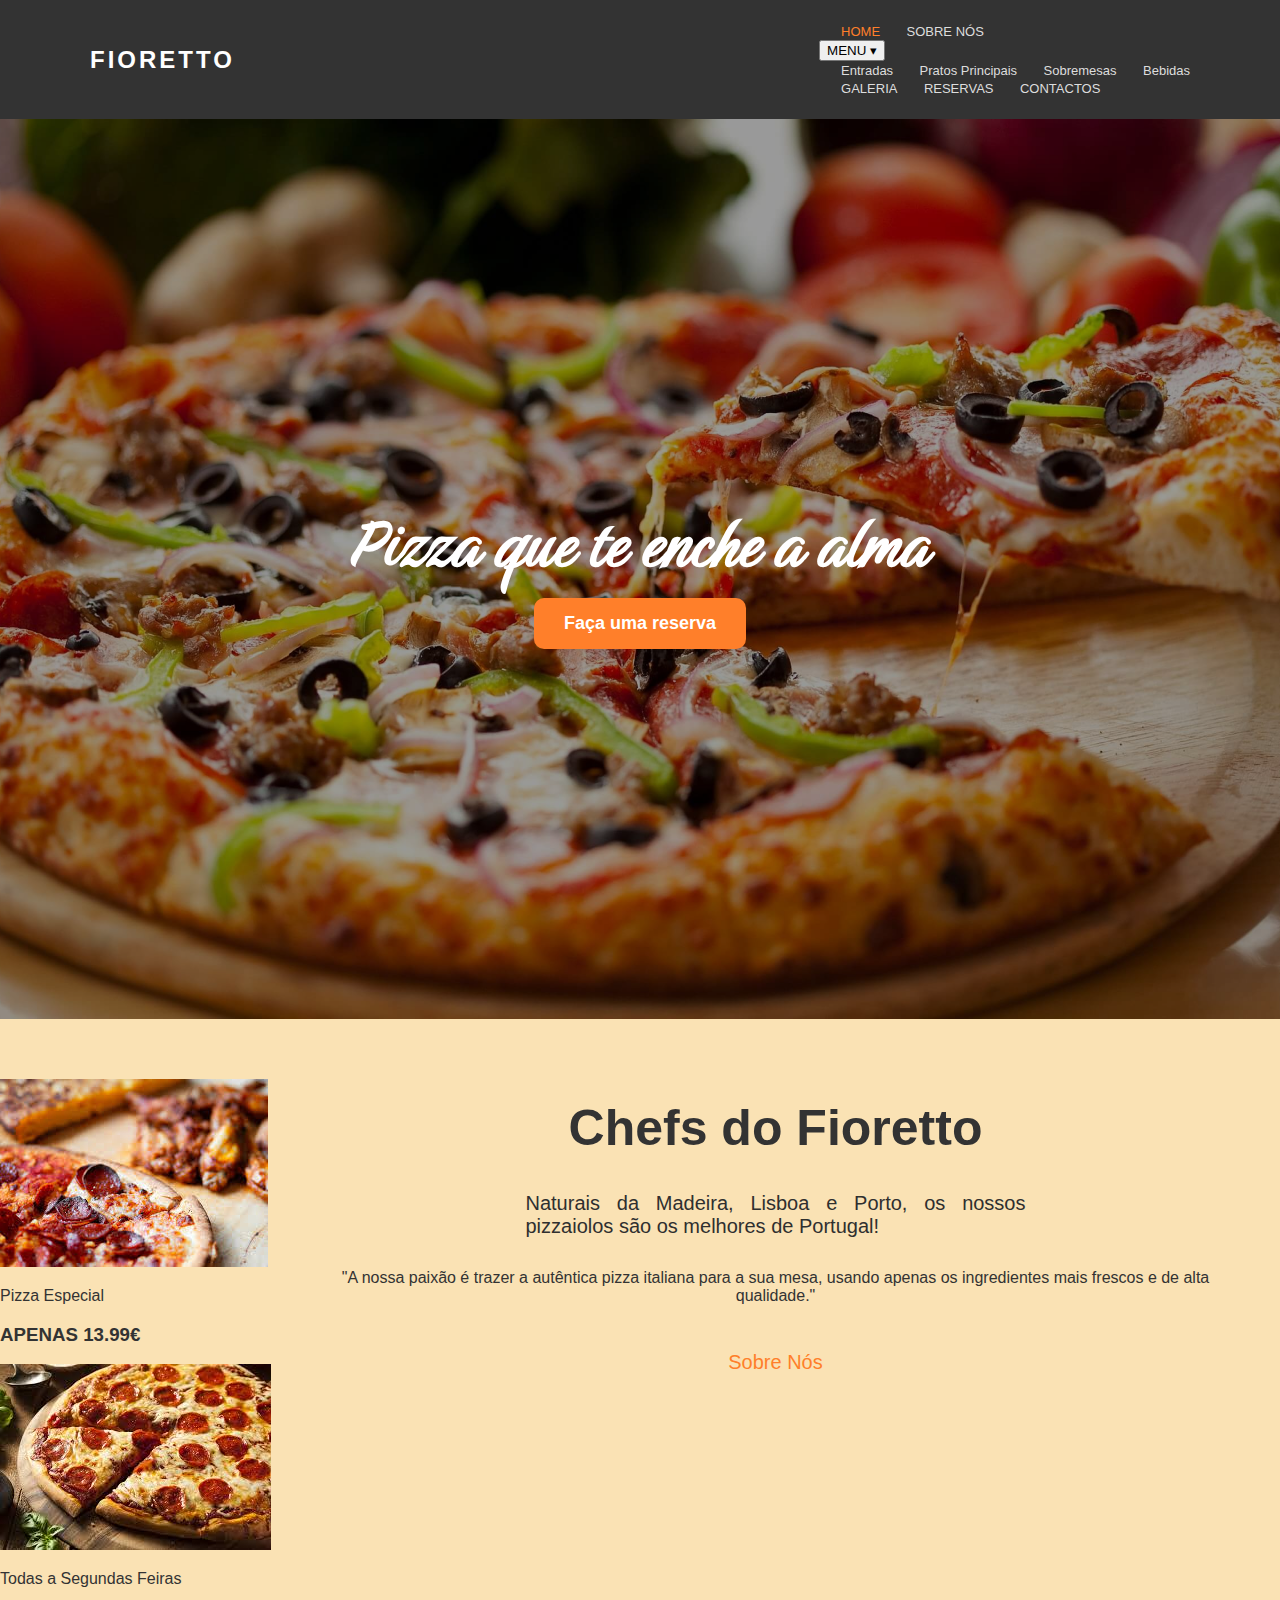
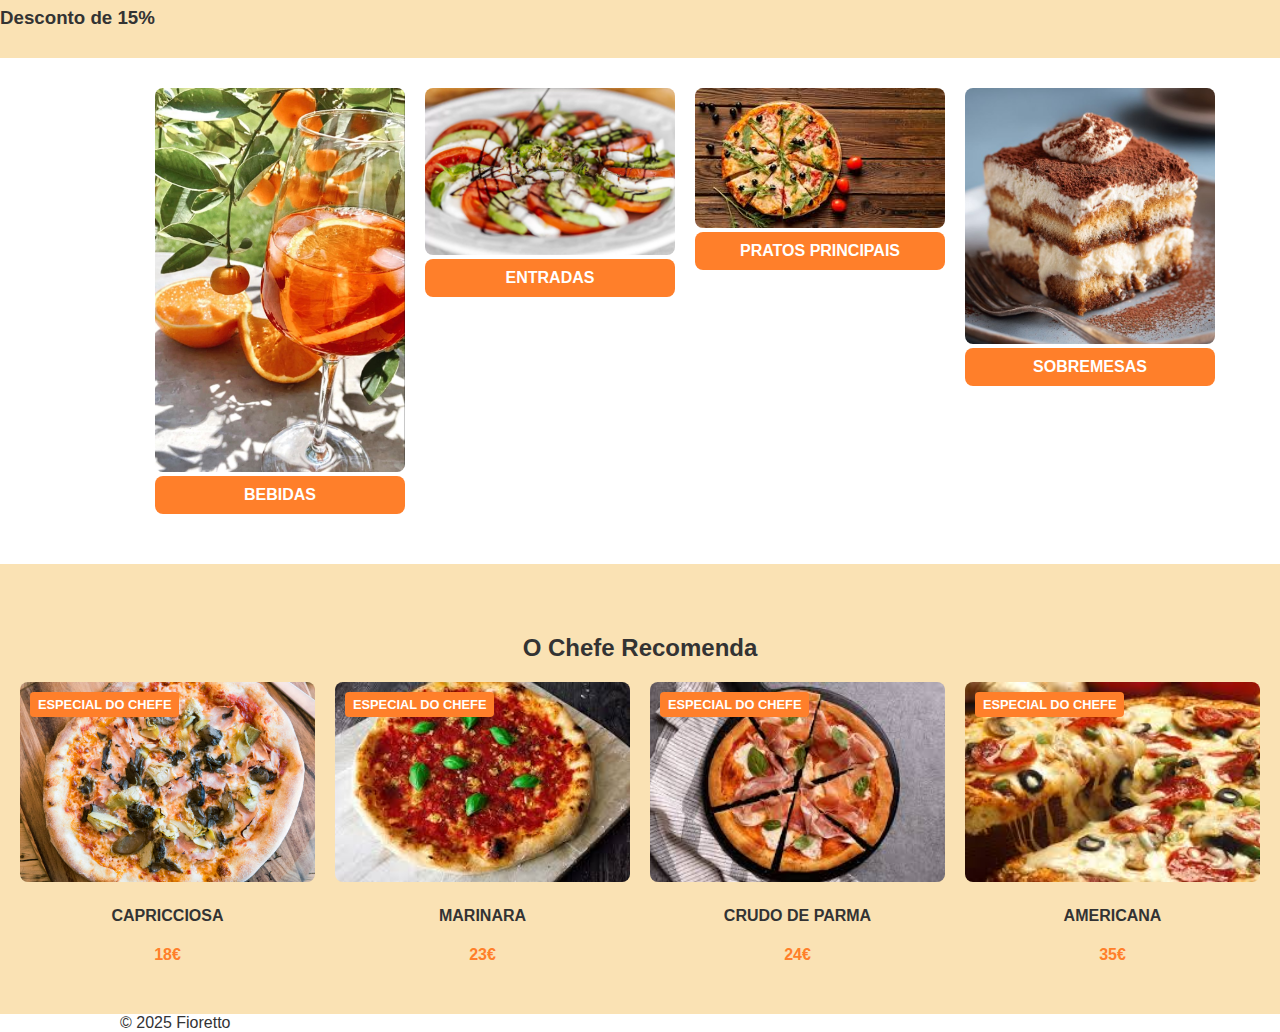
<file: index.html>
<!DOCTYPE html>
<html lang="en">
<head>
    <meta charset="UTF-8">
    <meta name="viewport" content="width=device-width, initial-scale=1.0">
    <title>Fioretto</title>
    <link href="index.css" rel="stylesheet"/> 
    <link href="https://fonts.googleapis.com/css2?family=Great+Vibes&family=Open+Sans:wght@300;400;600;700&display=swap" rel="stylesheet">
    <link href="https://fonts.googleapis.com/css2?family=Birthstone&family=Jura:wght@300..700&display=swap" rel="stylesheet">
    <link href="https://cdn.jsdelivr.net/npm/bootstrap@5.3.8/dist/css/bootstrap.min.css" rel="stylesheet" integrity="sha384-sRIl4kxILFvY47J16cr9ZwB07vP4J8+LH7qKQnuqkuIAvNWLzeN8tE5YBujZqJLB" crossorigin="anonymous">
</head>
<body>
   <!-- NAVBAR -->
<header class="topbar">
  <div class="container navwrap">
    <div class="logo">FIORETTO</div>
 
  <nav class="mainnav" id="mainnav">
  <a href="index.html" class="active">HOME</a>
  <a href="sobre.html">SOBRE NÓS</a>
 
     
  <!-- DROPDOWN MENU -->
  <div class="dropdown">
    <button class="dropbtn">MENU ▾</button>
        <div class="dropdown-content">
                        <a href="starters.html">Entradas</a>
                        <a href="maincourses.html">Pratos Principais</a>
                        <a href="desserts.html" >Sobremesas</a>
                       <a href="drinks.html">Bebidas</a>
                    </div>
                </div>
 
  <a href="galeria.html">GALERIA</a>
  <a href="reservas.html">RESERVAS</a>
  <a href="contactos.html">CONTACTOS</a>
</nav>
 

   <!-- BOTÃO BURGER PARA MOBILE -->

        <div class="burger" id="burger">
            <div></div>
            <div></div>
            <div></div>
        </div>
    </div>
</header>

<script>
  const burger = document.getElementById('burger');
  const nav = document.getElementById('mainnav');

  burger.addEventListener('click', () => {
      nav.classList.toggle('active');
  });
</script>

<!-- CABEÇALHO -->
<section class="hero">
    <div class="overlay">
      <h1>Pizza que te enche a alma</h1>
      <a href="reservas.html"><button class="cta">Faça uma reserva</button></a>
    </div>
</section>

<!-- SECÇÃO PROMO -->
<section class="promo-section">
    <div class="promo-left">
        <div class="promo-images">
            <div class="promo-box">
                <img src="Imagens/imagemPizza.jpg" alt="Special Pizza">
                <div class="promo-banner orange">
                    <p>Pizza Especial</p>
                    <h3>APENAS 13.99€</h3>
                </div>
            </div>
            <div class="promo-box">
                <img src="Imagens/imagemPizza2.jpg" alt="Monday Offer">
                <div class="promo-banner gray">
                    <p>Todas a Segundas Feiras</p>
                    <h3>Desconto de 15%</h3>
                </div>
            </div>
        </div>
    </div>

    <div class="promo-right">
        <h3>Chefs do Fioretto</h3>
        <p class="intro">Naturais da Madeira, Lisboa e Porto, os nossos pizzaiolos são os melhores de Portugal!</p>
        <blockquote>
        "A nossa paixão é trazer a autêntica pizza italiana para a sua mesa, usando apenas os ingredientes mais frescos e de alta qualidade."
    </blockquote>
        <a href="sobre.html" class="about-link">Sobre Nós</a>
    </div>
</section>


<!-- CATEGORIAS DE COMIDA -->
<section class="food-categories">
    <div class="category drinks">
      <a href="drinks.html">
      <img src="Imagens/aperolmenu.jpg" alt="Bebidas" />
      </a>
      <h4>BEBIDAS</h4>
    </div>
    </div>
    <div class="category starters">
      <a href="starters.html">
      <img src="Imagens/Starters.webp" alt="Entradas" />
      </a>
      <h4>ENTRADAS</h4>
    </div>
    <div class="category main">
      <a href="maincourses.html">
      <img src="Imagens/order_online.jpg" alt="Pratos Principais" />
      </a>
      <h4>PRATOS PRINCIPAIS</h4>
      </div>
    <div class="category sobremesas">
      <a href="desserts.html">
      <img src="Imagens/tiramissu.png" alt="Sobremesas" />
      </a>
      <h4>SOBREMESAS</h4>
    </div>
    </section>

<!-- O CHEFE RECOMENDA -->
<section class="chef-recommends">
  <h2 class="recomendacoes">O Chefe Recomenda</h2>
  <div class="recommend-grid">
    <div class="dish">
      <img src="Imagens/capricciosa-pizza-1.jpg" alt="Capricciosa" />
      <span class="tag">ESPECIAL DO CHEFE</span>
      <h4>CAPRICCIOSA</h4>
      <div class="price">18€</div>
    </div>
    <div class="dish">
      <img src="Imagens/marinara.jpg" alt="Marinara" />
      <span class="tag">ESPECIAL DO CHEFE</span>
      <h4>MARINARA</h4>
      <div class="price">23€</div>
    </div>
    <div class="dish">
      <img src="Imagens/crudo_parma.jpg" alt="Crudo de Parma" />
      <span class="tag">ESPECIAL DO CHEFE</span>
      <h4>CRUDO DE PARMA</h4>
      <div class="price">24€</div>
    </div>
    <div class="dish">
      <img src="Imagens/americano.jpg" alt="Americana" />
      <span class="tag">ESPECIAL DO CHEFE</span>
      <h4>AMERICANA</h4>
      <div class="price">35€</div>
    </div>
  </div>
</section>

<!-- FOOTER -->
<footer class="site-footer">
        <div class="container">&copy; 2025 Fioretto</div>
    </footer>

<script src="https://cdn.jsdelivr.net/npm/bootstrap@5.3.8/dist/js/bootstrap.bundle.min.js" crossorigin="anonymous"></script>
</body>
</html>
</file>
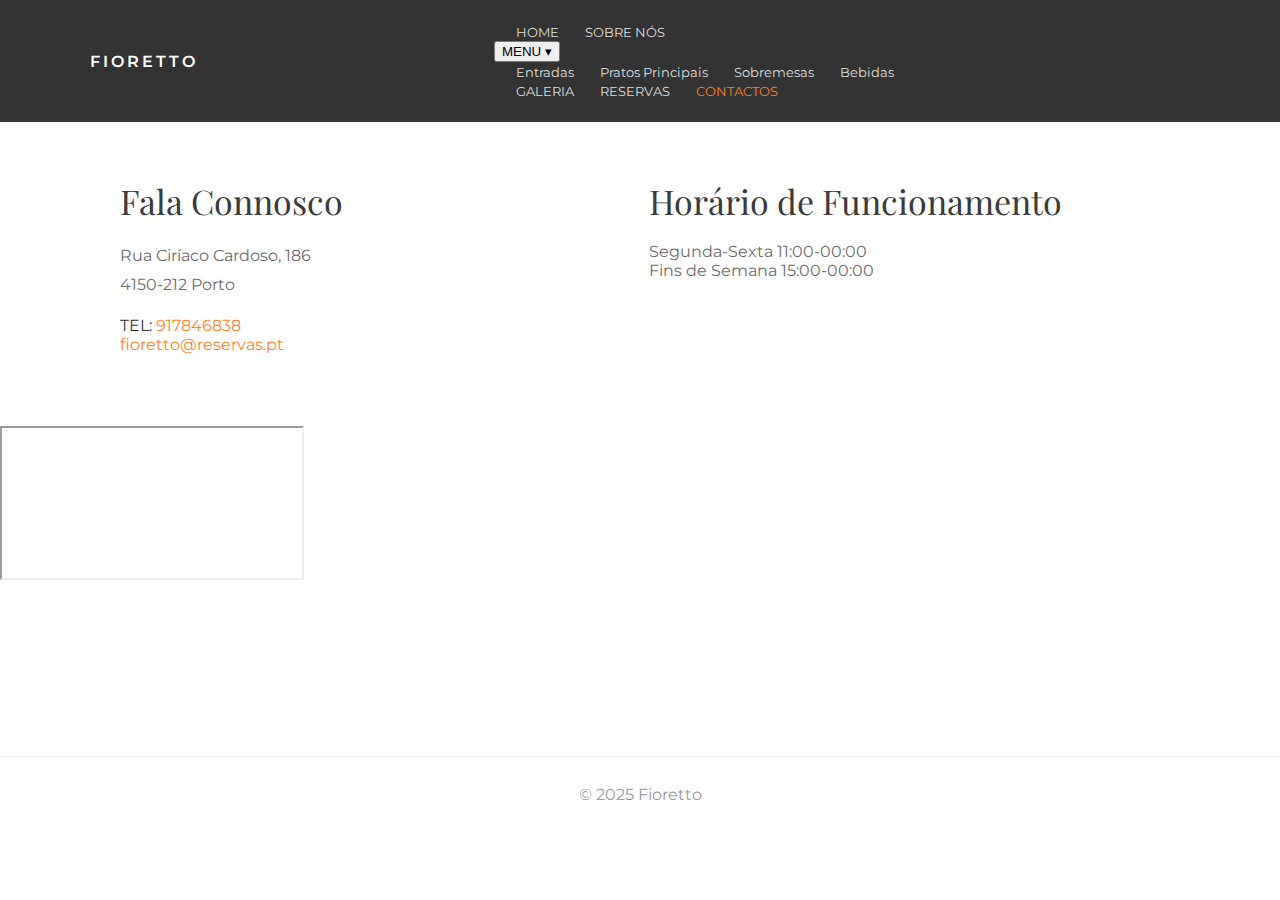
<file: contactos.html>
<!-- FILE: index.html -->
<!doctype html>
<html lang="pt">

<head>
    <meta charset="utf-8" />
    <meta name="viewport" content="width=device-width, initial-scale=1" />
    <title>Contactos</title>
    <link rel="preconnect" href="https://fonts.gstatic.com" crossorigin>
    <link
        href="https://fonts.googleapis.com/css2?family=Montserrat:wght@300;400;600;700&family=Playfair+Display:wght@400;700&display=swap"
        rel="stylesheet">
    <link rel="stylesheet" href="contactos.css">
</head>

<body>
    <header class="topbar">
        <div class="container navwrap">
            <div class="logo">FIORETTO</div>

            <nav class="mainnav" id="mainnav">
                <a href="index.html">HOME</a>
                <a href="sobre.html">SOBRE NÓS</a>


                <!-- DROPDOWN MENU -->
                <div class="dropdown">
                    <button class="dropbtn">MENU ▾</button>
                    <div class="dropdown-content">
                        <a href="starters.html" target="_blank">Entradas</a>
                        <a href="maincourses.html" target="_blank">Pratos Principais</a>
                        <a href="desserts.html" target="_blank">Sobremesas</a>
                        <a href="drinks.html" target="_blank">Bebidas</a>
                    </div>
                </div>

                <a href="galeria.html">GALERIA</a>
                <a href="reservas.html">RESERVAS</a>
                <a href="contactos.html" class="active">CONTACTOS</a>
            </nav>


            <!-- BOTÃO BURGER PARA MOBILE -->

            <div class="burger" id="burger">
                <div></div>
                <div></div>
                <div></div>
            </div>
        </div>
    </header>

    <main>
        <section class="contact-hero">
            <div class="container columns">
                <div class="col contact">
                    <h1>Fala Connosco</h1>
                    <p class="address">Rua Ciríaco Cardoso, 186 <br>4150-212 Porto</p>
                    <p class="tel">TEL: <a href="tel:15558366767">917846838</a><br>
                        <a href="mailto:info@demolink.org">fioretto@reservas.pt</a>
                    </p>
                </div>


                <div class="col hours">
                    <h1>Horário de Funcionamento</h1>
                    <p>Segunda-Sexta 11:00-00:00<br> Fins de Semana 15:00-00:00</p>
                </div>
            </div>
        </section>

        <section class="map" id="map">
            <div class="map-wrap">
                <iframe class="map-iframe" loading="lazy" allowfullscreen referrerpolicy="no-referrer-when-downgrade"
                    src="https://www.google.com/maps?q=Porto,Portugal&hl=pt-PT&z=13&output=embed">
                </iframe>
            </div>
        </section>
    </main>


    <footer class="site-footer">
        <div class="container">&copy; 2025 Fioretto</div>
    </footer>


</body>

</html>
</file>
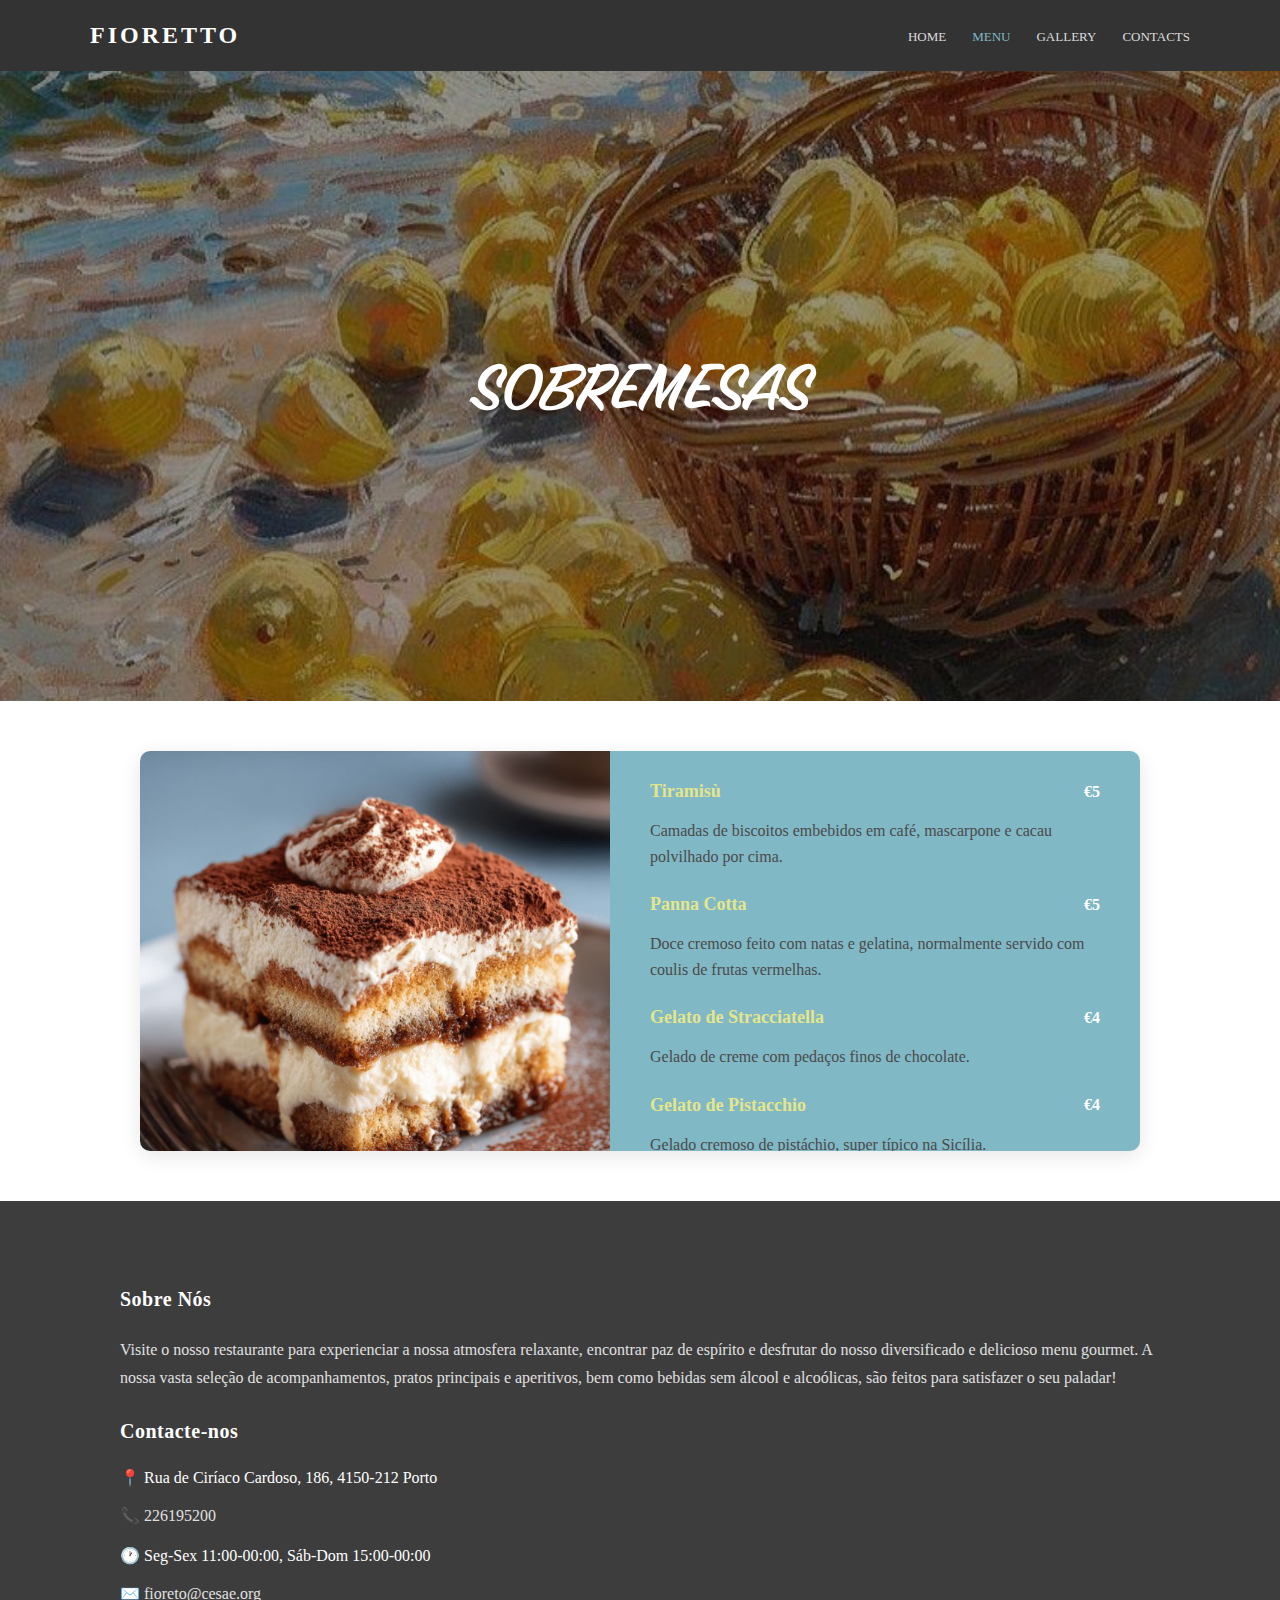
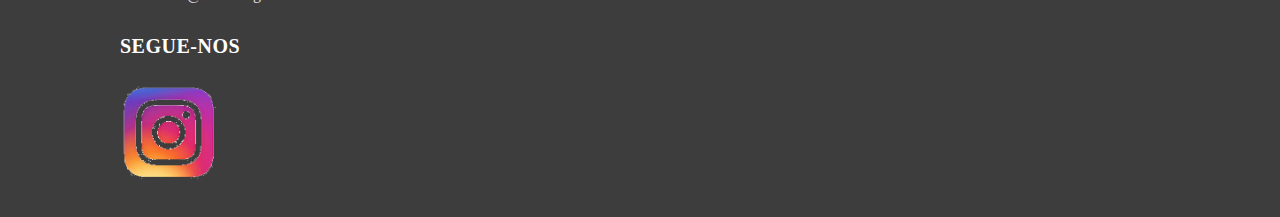
<file: desserts.html>
<!DOCTYPE html>
<html lang="en">
  <head>
    <meta charset="UTF-8" />
    <meta name="viewport" content="width=device-width, initial-scale=1.0" />
    <title>Fioretto</title>
    <link href="style2.css" rel="stylesheet" />
    <link
      href="https://fonts.googleapis.com/css2?family=Great+Vibes&family=Open+Sans:wght@300;400;600;700&display=swap"
      rel="stylesheet"
    />
    <link
      href="https://fonts.googleapis.com/css2?family=Birthstone&family=Jura:wght@300..700&display=swap"
      rel="stylesheet"
    />
    <link
      href="https://cdn.jsdelivr.net/npm/bootstrap@5.3.8/dist/css/bootstrap.min.css"
      rel="stylesheet"
      integrity="sha384-sRIl4kxILFvY47J16cr9ZwB07vP4J8+LH7qKQnuqkuIAvNWLzeN8tE5YBujZqJLB"
      crossorigin="anonymous"
    />
  </head>
  <body>
    <!-- NAVBAR -->
 <header class="topbar">
      <div class="container navwrap">
        <div class="logo">FIORETTO</div>
        <nav class="mainnav" id="mainnav">
          <a href="#">HOME</a>
          <a class="active" href="menu.html">MENU</a>
          <a href="gallery.html">GALLERY</a>
          <a href="contactos.html">CONTACTS</a>
        </nav>

        <!-- BOTÃO BURGER PARA MOBILE -->

        <div class="burger" id="burger">
          <div></div>
          <div></div>
          <div></div>
        </div>
      </div>
    </header>

    <script>
      const burger = document.getElementById("burger");
      const nav = document.getElementById("mainnav");

      burger.addEventListener("click", () => {
        nav.classList.toggle("active");
      });
    </script>

    <!-- CABEÇALHO -->
  <section class="hero4">
  <div class="overlay">
    <h1>SOBREMESAS</h1>
  </div>
</section>
     
      </div>
    </section>
    <section class="split-carousel-section">
      <div class="carousel-column image-column">
<div id="imageCarousel" class="carousel slide" data-bs-interval="false">
          <div class="carousel-inner">
            <div class="carousel-item active">
              <img src="Imagens/tiramissu.png" class="d-block w-100" alt="Starter 1" />
              <div class="carousel-overlay"></div>
            </div>

            <div class="carousel-item">
              <img src="Imagens/straci.jpg" class="d-block w-100" alt="Starter 2" />
              <div class="carousel-overlay"></div>
            </div>

          </div>

<a
  class="carousel-control-prev"
  href="#imageCarousel"
  role="button"
  data-bs-slide="prev"
>
  <span class="carousel-control-prev-icon" aria-hidden="true"></span>
  <span class="visually-hidden">Previous</span>
</a>

<a
  class="carousel-control-next"
  href="#imageCarousel"
  role="button"
  data-bs-slide="next"
>
  <span class="carousel-control-next-icon" aria-hidden="true"></span>
  <span class="visually-hidden">Next</span>
</a>

<a
  class="carousel-control-next"
  href="#imageCarousel"
  role="button"
  data-bs-slide="next"
>
  <span class="carousel-control-next-icon" aria-hidden="true"></span>
  <span class="visually-hidden">Next</span>
</a>

        </div>
      </div>

 <div class="carousel-column text-column">
<div id="textCarousel" class="carousel slide" data-bs-interval="false">
  <div class="carousel-inner">

    <!-- Slide 1 -->
    <div class="carousel-item active">
      <div class="carousel-text-content">
        <div class="dish-line">
          <span class="dish-name">Tiramisù</span>
          <span class="dish-price">€5</span>
        </div>
        <p>Camadas de biscoitos embebidos em café, mascarpone e cacau polvilhado por cima.</p>

        <div class="dish-line">
          <span class="dish-name">Panna Cotta</span>
          <span class="dish-price">€5</span>
        </div>
        <p>Doce cremoso feito com natas e gelatina, normalmente servido com coulis de frutas vermelhas.</p>
      </div>
    </div>

    <!-- Slide 2 -->
    <div class="carousel-item">
      <div class="carousel-text-content">
        <div class="dish-line">
          <span class="dish-name">Gelato de Stracciatella</span>
          <span class="dish-price">€4</span>
        </div>
        <p>Gelado de creme com pedaços finos de chocolate.</p>

        <div class="dish-line">
          <span class="dish-name">Gelato de Pistacchio</span>
          <span class="dish-price">€4</span>
        </div>
        <p>Gelado cremoso de pistáchio, super típico na Sicília.</p>
      </div>
    </div>
    </div>
  </div>
</div>

    </div>
  </div>
</div>
    </section>

<script src="https://cdn.jsdelivr.net/npm/@popperjs/core@2.11.6/dist/umd/popper.min.js" integrity="sha384-oBqDVmMz9ATKxIep9tiCxS/Z9fNfEXiDAYTujMAeBAsjFuCZSmKbSSUnQlmh/jp3" crossorigin="anonymous"></script>
<script src="https://cdn.jsdelivr.net/npm/bootstrap@5.2.3/dist/js/bootstrap.min.js" integrity="sha384-cuYeSxntonz0PPNlHhBs68uyIAVpIIOZZ5JqeqvYYIcEL727kskC66kF92t6Xl2V" crossorigin="anonymous"></script>
    <script>
const imageCarousel = document.querySelector('#imageCarousel');
const textCarousel = document.querySelector('#textCarousel');

imageCarousel.addEventListener('slide.bs.carousel', function (e) {
  const nextIndex = e.to;
  const textItems = textCarousel.querySelectorAll('.carousel-item');
  textItems.forEach((item, i) => item.classList.remove('active'));
  textItems[nextIndex].classList.add('active');
});
    </script>

        <!-- FOOTER -->
    <footer class="footer">
      <div class="container">
        <div class="row">
          <div class="col-lg-4 col-md-6 mb-4">
            <h4>Sobre Nós</h4>
            <p>
              Visite o nosso restaurante para experienciar a nossa atmosfera
              relaxante, encontrar paz de espírito e desfrutar do nosso
              diversificado e delicioso menu gourmet. A nossa vasta seleção de
              acompanhamentos, pratos principais e aperitivos, bem como bebidas
              sem álcool e alcoólicas, são feitos para satisfazer o seu paladar!
            </p>
          </div>
          <div class="col-lg-4 col-md-6 mb-4">
            <h4>Contacte-nos</h4>
            <div class="contact-item">
              <span>📍 Rua de Ciríaco Cardoso, 186, 4150-212 Porto</span>
            </div>
            <div class="contact-item">
              <a href="tel:226195200">📞 226195200</a>
            </div>
            <div class="contact-item">
              <span>🕐 Seg-Sex 11:00-00:00, Sáb-Dom 15:00-00:00</span>
            </div>
            <div class="contact-item">
              <a href="mailto:fioreto@cesae.org">✉️ fioreto@cesae.org</a>
            </div>
          </div>
          <div class="col-lg-4 col-md-12 mb-4">
            <h4>SEGUE-NOS</h4>
            <img
              id="instagram"
              src="Imagens/Imagem8.png"
              alt="Instagram"
              style="width: 100px"
            />
          </div>
        </div>
      </div>
    </footer>

    <script
      src="https://cdn.jsdelivr.net/npm/bootstrap@5.3.8/dist/js/bootstrap.bundle.min.js"
      crossorigin="anonymous"
    ></script>
  </body>
</html>
</file>
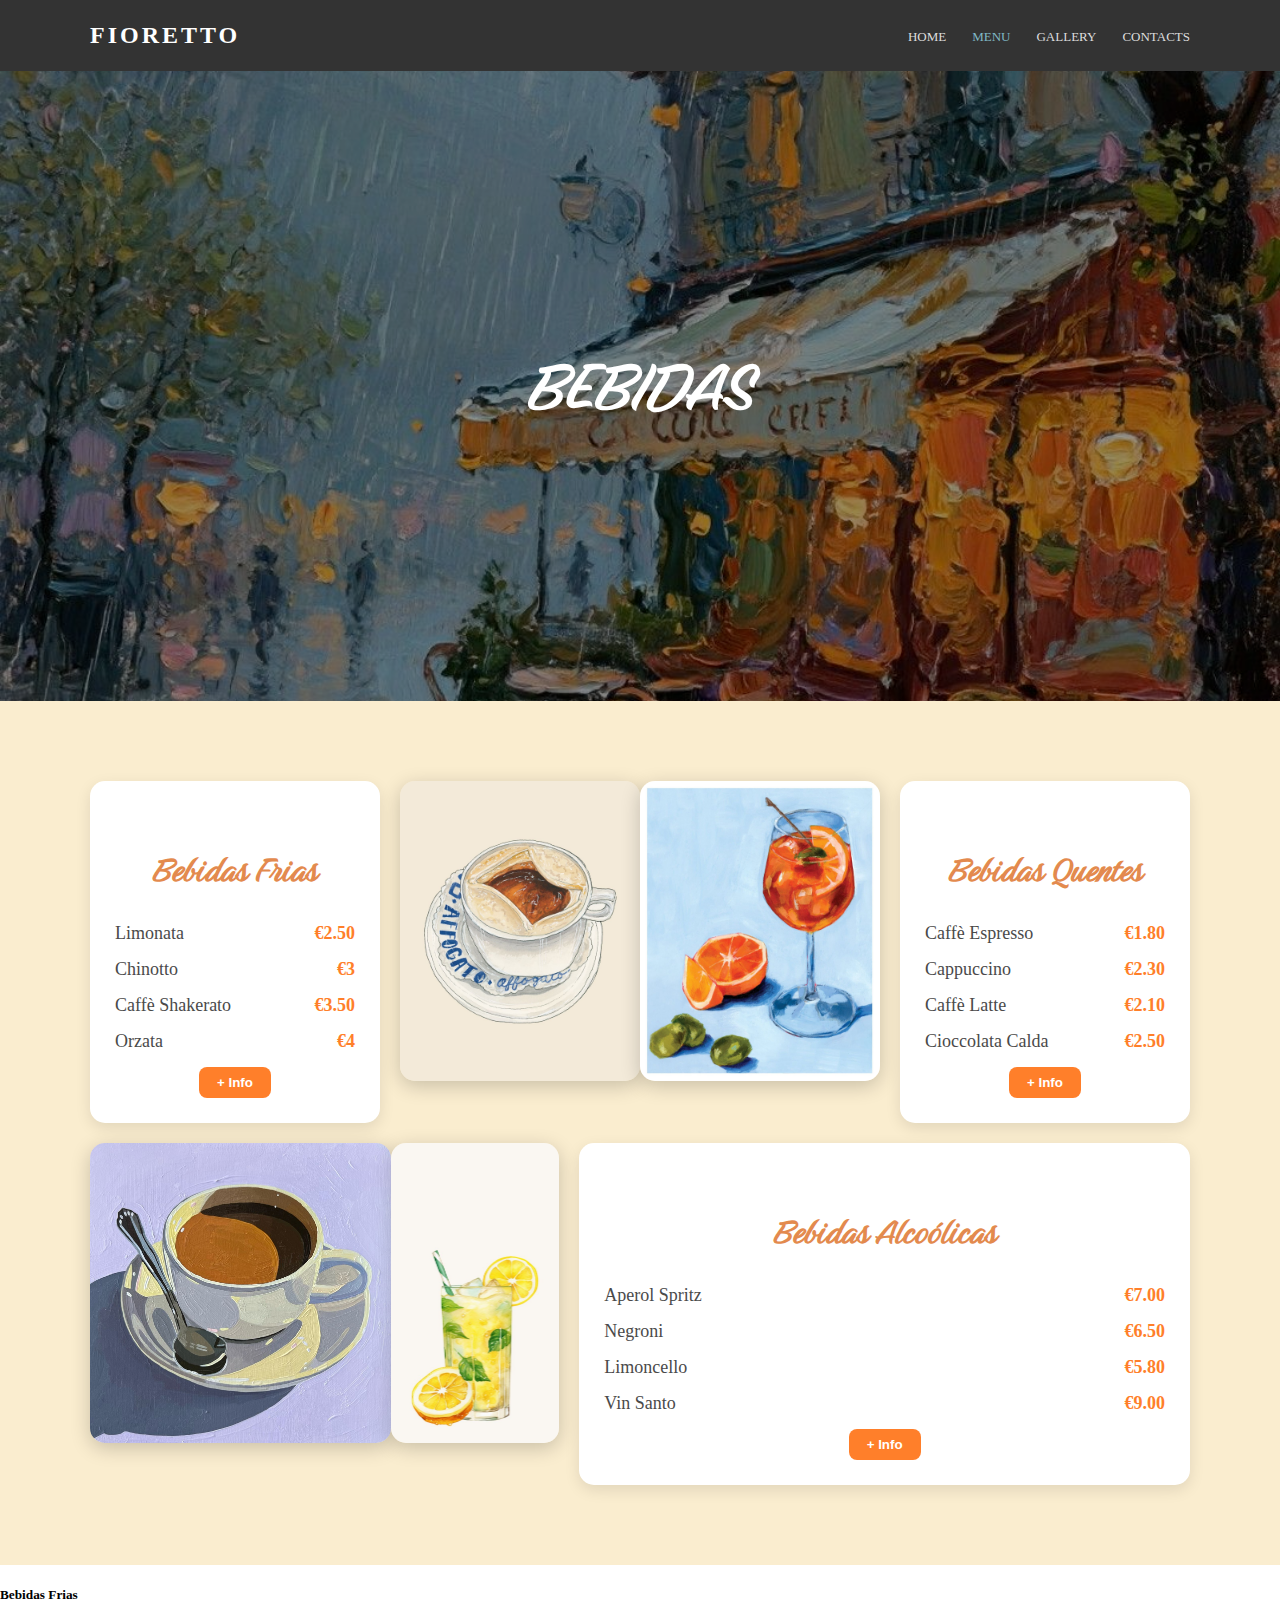
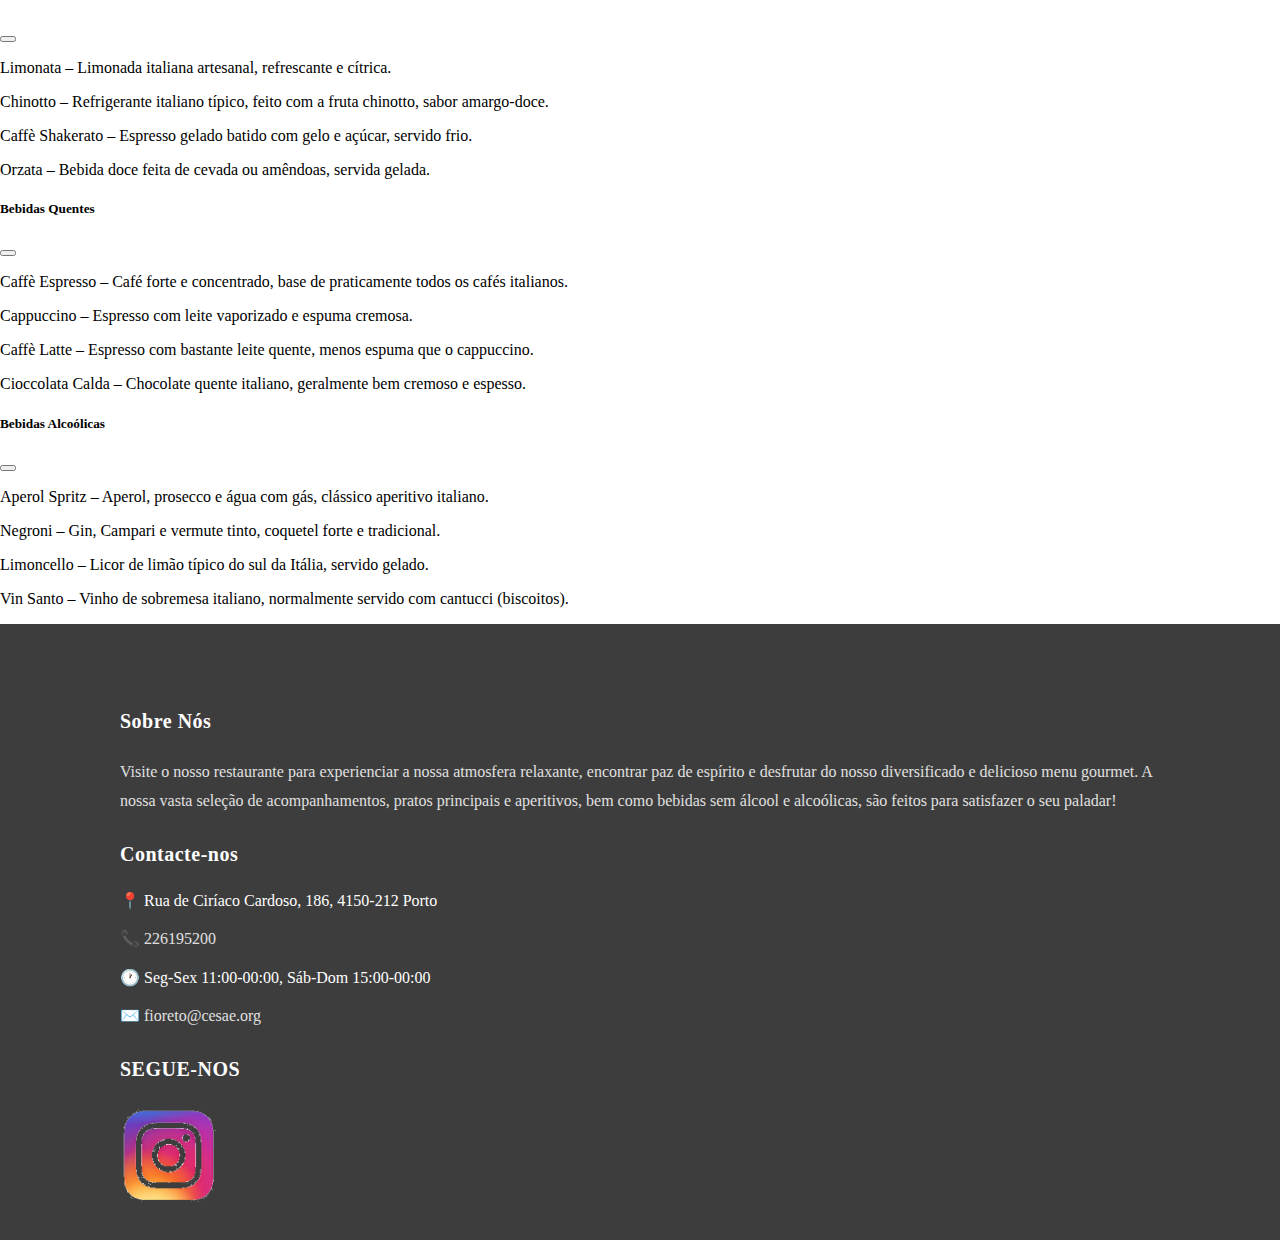
<file: drinks.html>
<!DOCTYPE html>
<html lang="en">
  <head>
    <meta charset="UTF-8" />
    <meta name="viewport" content="width=device-width, initial-scale=1.0" />
    <title>Fioretto</title>
    <link href="style2.css" rel="stylesheet" />
    <link
      href="https://fonts.googleapis.com/css2?family=Great+Vibes&family=Open+Sans:wght@300;400;600;700&display=swap"
      rel="stylesheet"
    />
    <link
      href="https://fonts.googleapis.com/css2?family=Birthstone&family=Jura:wght@300..700&display=swap"
      rel="stylesheet"
    />
    <link
      href="https://cdn.jsdelivr.net/npm/bootstrap@5.3.8/dist/css/bootstrap.min.css"
      rel="stylesheet"
      integrity="sha384-sRIl4kxILFvY47J16cr9ZwB07vP4J8+LH7qKQnuqkuIAvNWLzeN8tE5YBujZqJLB"
      crossorigin="anonymous"
    />
  </head>
  <body>
    <!-- NAVBAR -->
 <header class="topbar">
      <div class="container navwrap">
        <div class="logo">FIORETTO</div>
        <nav class="mainnav" id="mainnav">
          <a href="#">HOME</a>
          <a class="active" href="menu.html">MENU</a>
          <a href="gallery.html">GALLERY</a>
          <a href="contactos.html">CONTACTS</a>
        </nav>

        <!-- BOTÃO BURGER PARA MOBILE -->

        <div class="burger" id="burger">
          <div></div>
          <div></div>
          <div></div>
        </div>
      </div>
    </header>

    <script>
      const burger = document.getElementById("burger");
      const nav = document.getElementById("mainnav");

      burger.addEventListener("click", () => {
        nav.classList.toggle("active");
      });
    </script>

    <!-- CABEÇALHO -->
    <section class="hero5">
      <div class="overlay">
        <h1>BEBIDAS</h1>
      </div>
    </section>

    <!--Separadores bebidas-->
    <section class="drinks-section">
      <div class="drinks-container">
        <!-- Bebidas Frias -->
        <div class="drink-box">
          <h2>Bebidas Frias</h2>
          <ul>
            <li>Limonata<span class="drink-price">€2.50</span></li>
            <li>Chinotto<span class="drink-price">€3</span></li>
            <li>Caffè Shakerato<span class="drink-price">€3.50</span></li>
            <li>Orzata<span class="drink-price">€4</span></li>
          </ul>
          <button
            type="button"
            class="btn btn-accent"
            data-bs-toggle="modal"
            data-bs-target="#modal1"
          >
            + Info
          </button>
        </div>

        <!-- Separador / Photobooth 1 -->
        <div class="separator">
          <img src="Drawings/affogatto.jpg" alt="Separador 1" />
          <img src="Drawings/aperol.jpg" alt="Separador 1" />
        </div>

        <!-- Bebidas Quentes -->
        <div class="drink-box">
          <h2>Bebidas Quentes</h2>
          <ul>
            <li>Caffè Espresso<span class="drink-price">€1.80</span></li>
            <li>Cappuccino<span class="drink-price">€2.30</span></li>
            <li>Caffè Latte<span class="drink-price">€2.10</span></li>
            <li>Cioccolata Calda<span class="drink-price">€2.50</span></li>
          </ul>
          <button
            type="button"
            class="btn btn-accent"
            data-bs-toggle="modal"
            data-bs-target="#modal2"
          >
            + Info
          </button>
        </div>

        <!-- Separador / Photobooth 2 -->
        <div class="separator">
          <img src="Drawings/espresso.jpg" alt="Separador 2" />
          <img src="Drawings/Limonata.jpg" alt="Separador 2" />
        </div>

        <!-- Bebidas Alcoólicas -->
        <div class="drink-box">
          <h2>Bebidas Alcoólicas</h2>
          <ul>
            <li>Aperol Spritz<span class="drink-price">€7.00</span></li>
            <li>Negroni<span class="drink-price">€6.50</span></li>
            <li>Limoncello<span class="drink-price">€5.80</span></li>
            <li>Vin Santo<span class="drink-price">€9.00</span></li>
          </ul>
          <button
            type="button"
            class="btn btn-accent"
            data-bs-toggle="modal"
            data-bs-target="#modal3"
          >
            + Info
          </button>
        </div>
      </div>
    </section>
    <!-- MODAIS -->
    <!-- Modal 1 -->
    <div class="modal fade" id="modal1" tabindex="-1" aria-hidden="true">
      <div class="modal-dialog">
        <div class="modal-content">
          <div class="modal-header">
            <h5 class="modal-title">Bebidas Frias</h5>
            <button
              type="button"
              class="btn-close"
              data-bs-dismiss="modal"
            ></button>
          </div>
          <div class="modal-body">
            <p>
              Limonata – Limonada italiana artesanal, refrescante e cítrica.
            </p>
            <p>
              Chinotto – Refrigerante italiano típico, feito com a fruta
              chinotto, sabor amargo-doce.
            </p>
            <p>
              Caffè Shakerato – Espresso gelado batido com gelo e açúcar,
              servido frio.
            </p>
            <p>
              Orzata – Bebida doce feita de cevada ou amêndoas, servida gelada.
            </p>
          </div>
        </div>
      </div>
    </div>

    <!-- Modal 2 -->
    <div class="modal fade" id="modal2" tabindex="-1" aria-hidden="true">
      <div class="modal-dialog">
        <div class="modal-content">
          <div class="modal-header">
            <h5 class="modal-title">Bebidas Quentes</h5>
            <button
              type="button"
              class="btn-close"
              data-bs-dismiss="modal"
            ></button>
          </div>
          <div class="modal-body">
            <p>
              Caffè Espresso – Café forte e concentrado, base de praticamente
              todos os cafés italianos.
            </p>

            <p>Cappuccino – Espresso com leite vaporizado e espuma cremosa.</p>

            <p>
              Caffè Latte – Espresso com bastante leite quente, menos espuma que
              o cappuccino.
            </p>

            <p>
              Cioccolata Calda – Chocolate quente italiano, geralmente bem
              cremoso e espesso.
            </p>
          </div>
        </div>
      </div>
    </div>

    <!-- Modal 3 -->
    <div class="modal fade" id="modal3" tabindex="-1" aria-hidden="true">
      <div class="modal-dialog">
        <div class="modal-content">
          <div class="modal-header">
            <h5 class="modal-title">Bebidas Alcoólicas</h5>
            <button
              type="button"
              class="btn-close"
              data-bs-dismiss="modal"
            ></button>
          </div>
          <div class="modal-body">
            <p>
              Aperol Spritz – Aperol, prosecco e água com gás, clássico
              aperitivo italiano.
            </p>

            <p>
              Negroni – Gin, Campari e vermute tinto, coquetel forte e
              tradicional.
            </p>

            <p>
              Limoncello – Licor de limão típico do sul da Itália, servido
              gelado.
            </p>

            <p>
              Vin Santo – Vinho de sobremesa italiano, normalmente servido com
              cantucci (biscoitos).
            </p>
          </div>
        </div>
      </div>
    </div>

    <!-- FOOTER -->
    <footer class="footer">
      <div class="container">
        <div class="row">
          <div class="col-lg-4 col-md-6 mb-4">
            <h4>Sobre Nós</h4>
            <p>
              Visite o nosso restaurante para experienciar a nossa atmosfera
              relaxante, encontrar paz de espírito e desfrutar do nosso
              diversificado e delicioso menu gourmet. A nossa vasta seleção de
              acompanhamentos, pratos principais e aperitivos, bem como bebidas
              sem álcool e alcoólicas, são feitos para satisfazer o seu paladar!
            </p>
          </div>
          <div class="col-lg-4 col-md-6 mb-4">
            <h4>Contacte-nos</h4>
            <div class="contact-item">
              <span>📍 Rua de Ciríaco Cardoso, 186, 4150-212 Porto</span>
            </div>
            <div class="contact-item">
              <a href="tel:226195200">📞 226195200</a>
            </div>
            <div class="contact-item">
              <span>🕐 Seg-Sex 11:00-00:00, Sáb-Dom 15:00-00:00</span>
            </div>
            <div class="contact-item">
              <a href="mailto:fioreto@cesae.org">✉️ fioreto@cesae.org</a>
            </div>
          </div>
          <div class="col-lg-4 col-md-12 mb-4">
            <h4>SEGUE-NOS</h4>
            <img
              id="instagram"
              src="Imagens/Imagem8.png"
              alt="Instagram"
              style="width: 100px"
            />
          </div>
        </div>
      </div>
    </footer>

    <script
      src="https://cdn.jsdelivr.net/npm/bootstrap@5.3.8/dist/js/bootstrap.bundle.min.js"
      crossorigin="anonymous"
    ></script>
  </body>
</html>
</file>
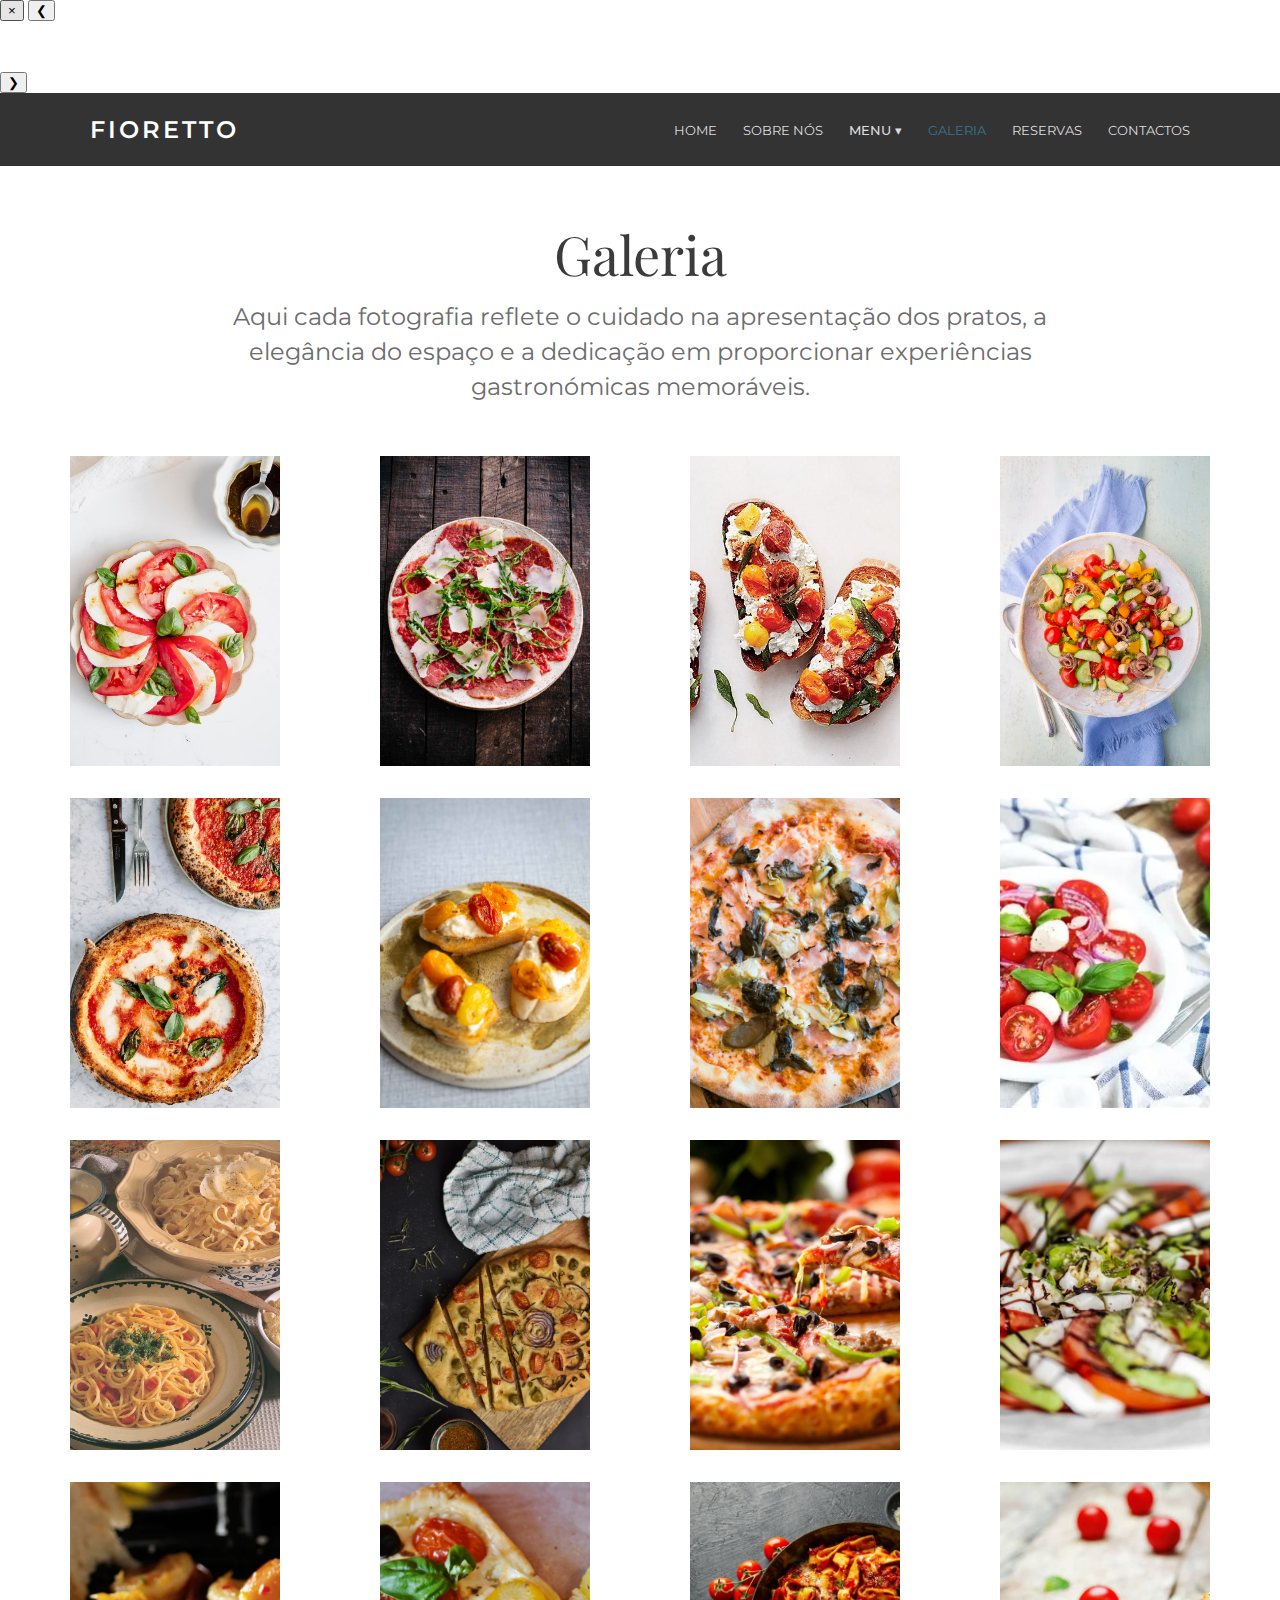
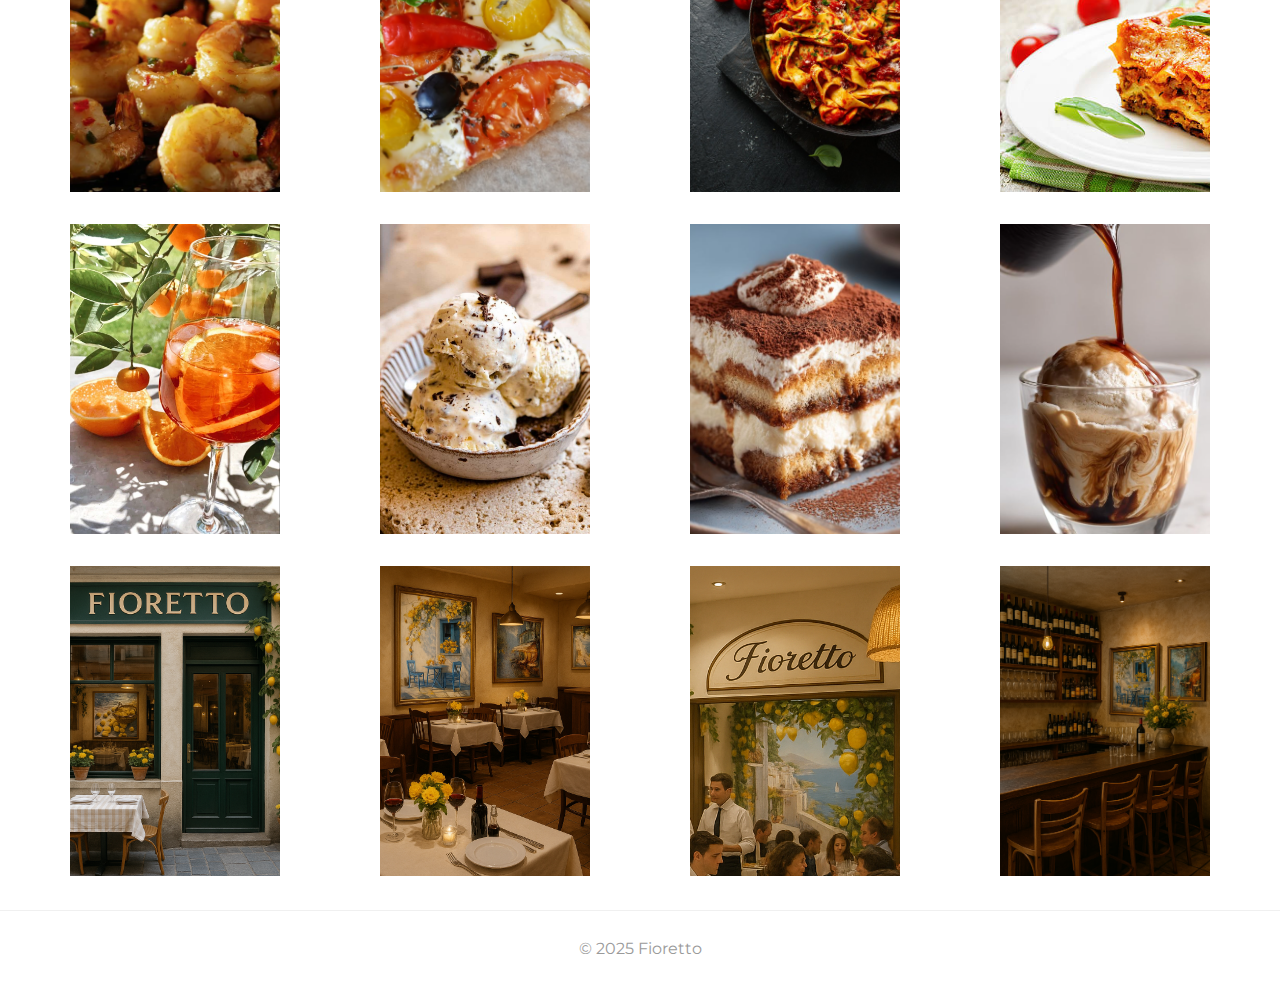
<file: galeria.html>
<!-- FILE: index.html -->
<!doctype html>
<html lang="pt">

<head>
    <meta charset="utf-8" />
    <meta name="viewport" content="width=device-width, initial-scale=1" />
    <title>Galeria</title>
    <link rel="preconnect" href="https://fonts.gstatic.com" crossorigin>
    <link
        href="https://fonts.googleapis.com/css2?family=Montserrat:wght@300;400;600;700&family=Playfair+Display:wght@400;700&display=swap"
        rel="stylesheet">
    <link rel="stylesheet" href="galeria.css">
</head>

<div class="lightbox" id="lightbox" aria-hidden="true" role="dialog" aria-label="Visualizador de imagem">
  <button class="lb-close" id="lbClose" aria-label="Fechar">&times;</button>
  <button class="lb-nav lb-prev" id="lbPrev" aria-label="Anterior">&#10094;</button>

  <figure class="lb-viewport">
    <img id="lbImg" alt="" />
    <figcaption id="lbCaption"></figcaption>
  </figure>

  <button class="lb-nav lb-next" id="lbNext" aria-label="Próxima">&#10095;</button>
</div>

<script src="galeria.js" defer></script>

<body>
    <header class="topbar">
        <div class="container navwrap">
            <div class="logo">FIORETTO</div>

            <nav class="mainnav" id="mainnav">
                <a href="index.html">HOME</a>
                <a href="sobre.html">SOBRE NÓS</a>


                <!-- DROPDOWN MENU -->
                <div class="dropdown">
                    <button class="dropbtn">MENU ▾</button>
                    <div class="dropdown-content">
                        <a href="starters.html" target="_blank">Entradas</a>
                        <a href="maincourses.html" target="_blank">Pratos Principais</a>
                        <a href="desserts.html" target="_blank">Sobremesas</a>
                        <a href="drinks.html" target="_blank">Bebidas</a>
                    </div>
                </div>

                <a href="galeria.html"  class="active">GALERIA</a>
                <a href="reservas.html">RESERVAS</a>
                <a href="contactos.html">CONTACTOS</a>
            </nav>


            <!-- BOTÃO BURGER PARA MOBILE -->

            <div class="burger" id="burger">
                <div></div>
                <div></div>
                <div></div>
            </div>
        </div>
    </header>

    <main>
        <section class="section-intro">
            <div class="container">
                <h1 class="page-title">Galeria</h1>
                <p class="page-lead">Aqui cada fotografia reflete o cuidado na apresentação dos pratos, a elegância do espaço e a dedicação em proporcionar experiências gastronómicas memoráveis.</p>
            </div>
        </section>

        <section class="gallery">
            <div class="gallery-row">
                <figure class="card"><img
                        src="Imagens/caprese.jpg"
                        alt="1"></figure>
                <figure class="card"><img
                        src="Imagens/carne.jpg"
                        alt="2"></figure>
                <figure class="card"><img
                        src="Imagens/bruschettaaa.jpg"
                        alt="3"></figure>
                <figure class="card"><img
                        src="Imagens/panza.png"
                        alt="4"></figure>
            </div>
            <div class="gallery-row">
                <figure class="card"><img
                        src="Imagens/pizzas.jpg"
                        alt="5"></figure>
                <figure class="card"><img
                        src="Imagens/starters2.jpg"
                        alt="6"></figure>
                <figure class="card"><img
                        src="Imagens/capricciosa-pizza-1.jpg"
                        alt="7"></figure>
                <figure class="card"><img
                        src="Imagens/salada.png"
                        alt="8"></figure>
            </div>
            <div class="gallery-row">
                <figure class="card"><img
                        src="Imagens/pasta.png"
                        alt="9"></figure>
                <figure class="card"><img
                        src="Imagens/foccacia.png"
                        alt="10"></figure>
                <figure class="card"><img
                        src="Imagens/pictures-of-pizza-23-1.jpg"
                        alt="11"></figure>
                <figure class="card"><img
                        src="Imagens/Starters.webp"
                        alt="12"></figure>
            </div>
            <div class="gallery-row">
                <figure class="card"><img
                        src="Imagens/gamberetti.png"
                        alt="13"></figure>
                <figure class="card"><img
                        src="Imagens/thumb-1920-752159.jpg"
                        alt="14"></figure>
                <figure class="card"><img
                        src="Imagens/thumb-1920-1052976.jpg"
                        alt="15"></figure>
                <figure class="card"><img
                        src="Imagens/las.jpg"
                        alt="16"></figure>
            </div>
            <div class="gallery-row">
                <figure class="card"><img
                        src="Imagens/aperolmenu.jpg"
                        alt="17"></figure>
                <figure class="card"><img
                        src="Imagens/straci.jpg"
                        alt="18"></figure>
                <figure class="card"><img
                        src="Imagens/tiramissu.png"
                        alt="19"></figure>
                <figure class="card"><img
                        src="Imagens/affogato.png"
                        alt="20"></figure>
            </div>
            <div class="gallery-row">
                <figure class="card"><img
                        src="Imagens/Entrada.png"
                        alt="21"></figure>
                <figure class="card"><img
                        src="Imagens/ChatGPT Image 28_10_2025, 09_53_45.png"
                        alt="22"></figure>
                <figure class="card"><img
                        src="Imagens/ChatGPT Image 29_10_2025, 11_39_09.png"
                        alt="23"></figure>
                <figure class="card"><img
                        src="Imagens/ChatGPT Image 28_10_2025, 09_53_36.png"
                        alt="24"></figure>
            </div>
        </section>
    </main>


    <footer class="site-footer">
        <div class="container">&copy; 2025 Fioretto</div>
    </footer>


</body>

</html>
</file>
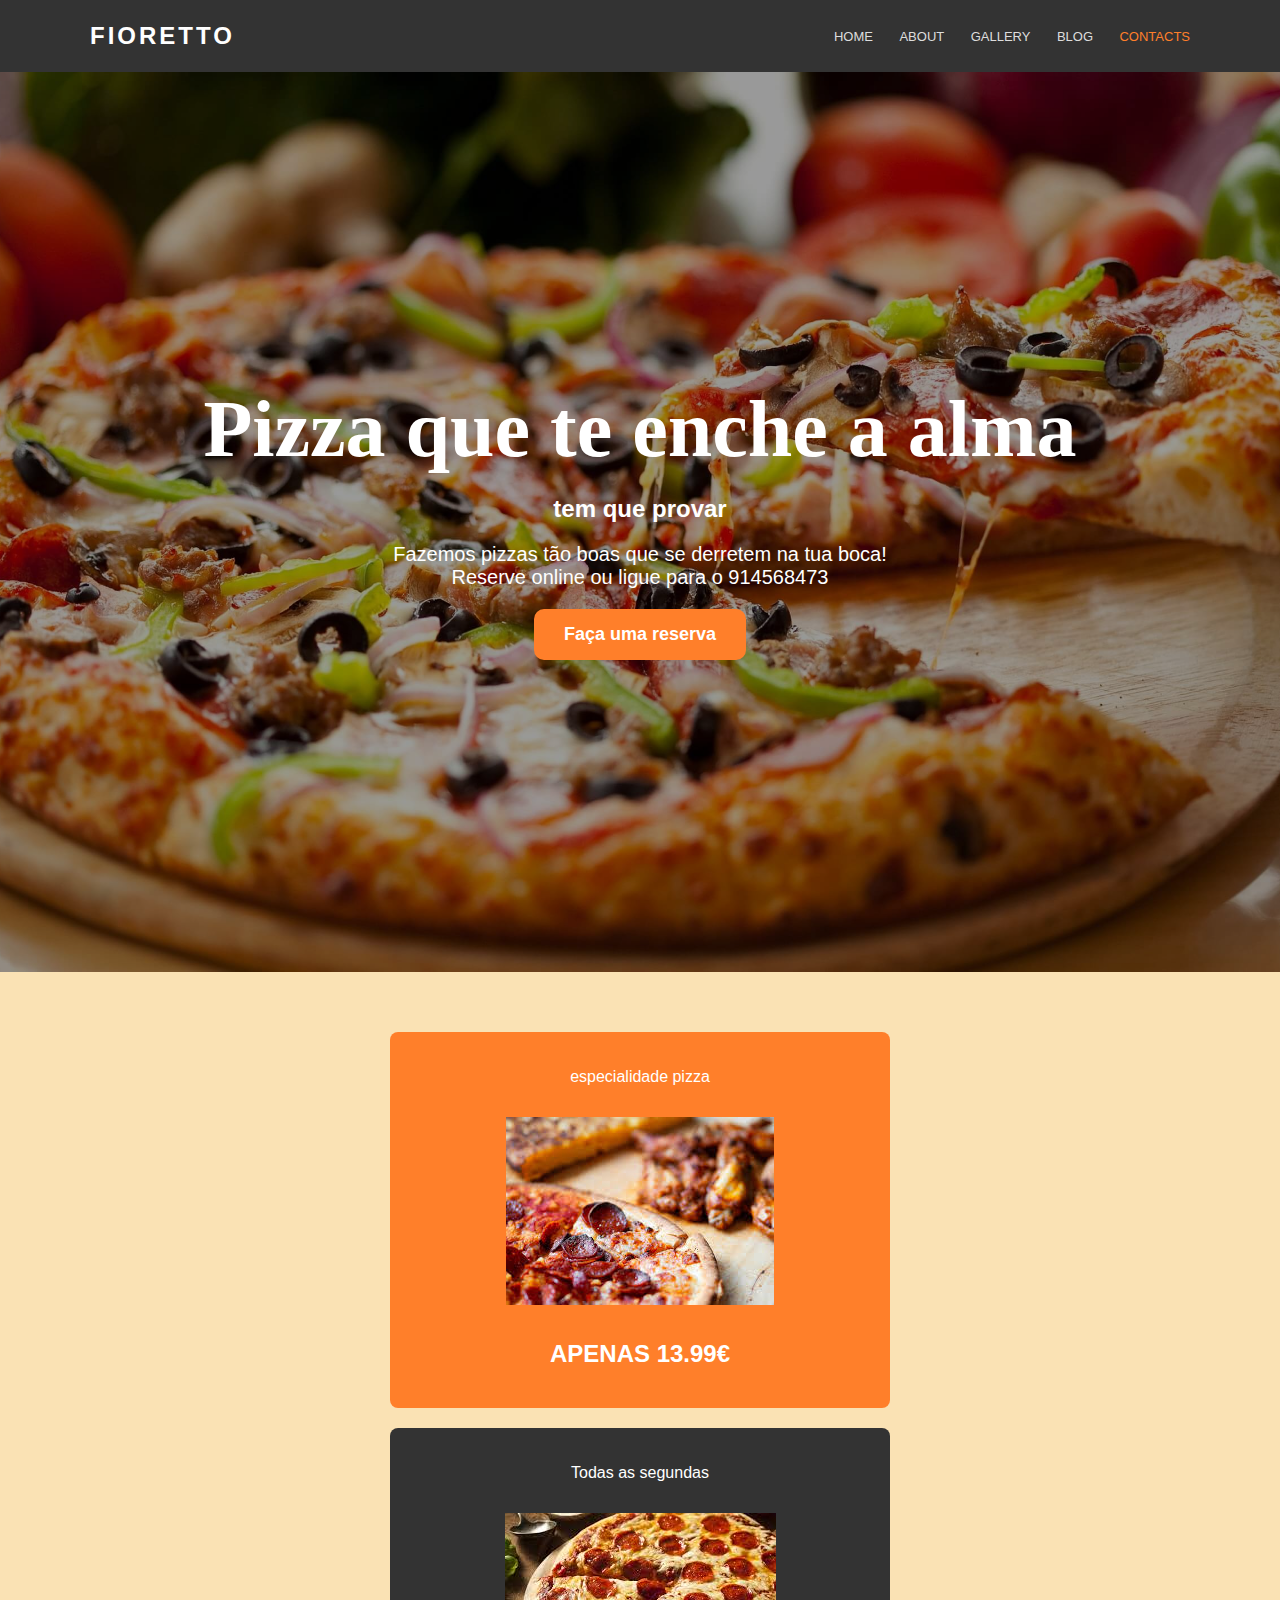
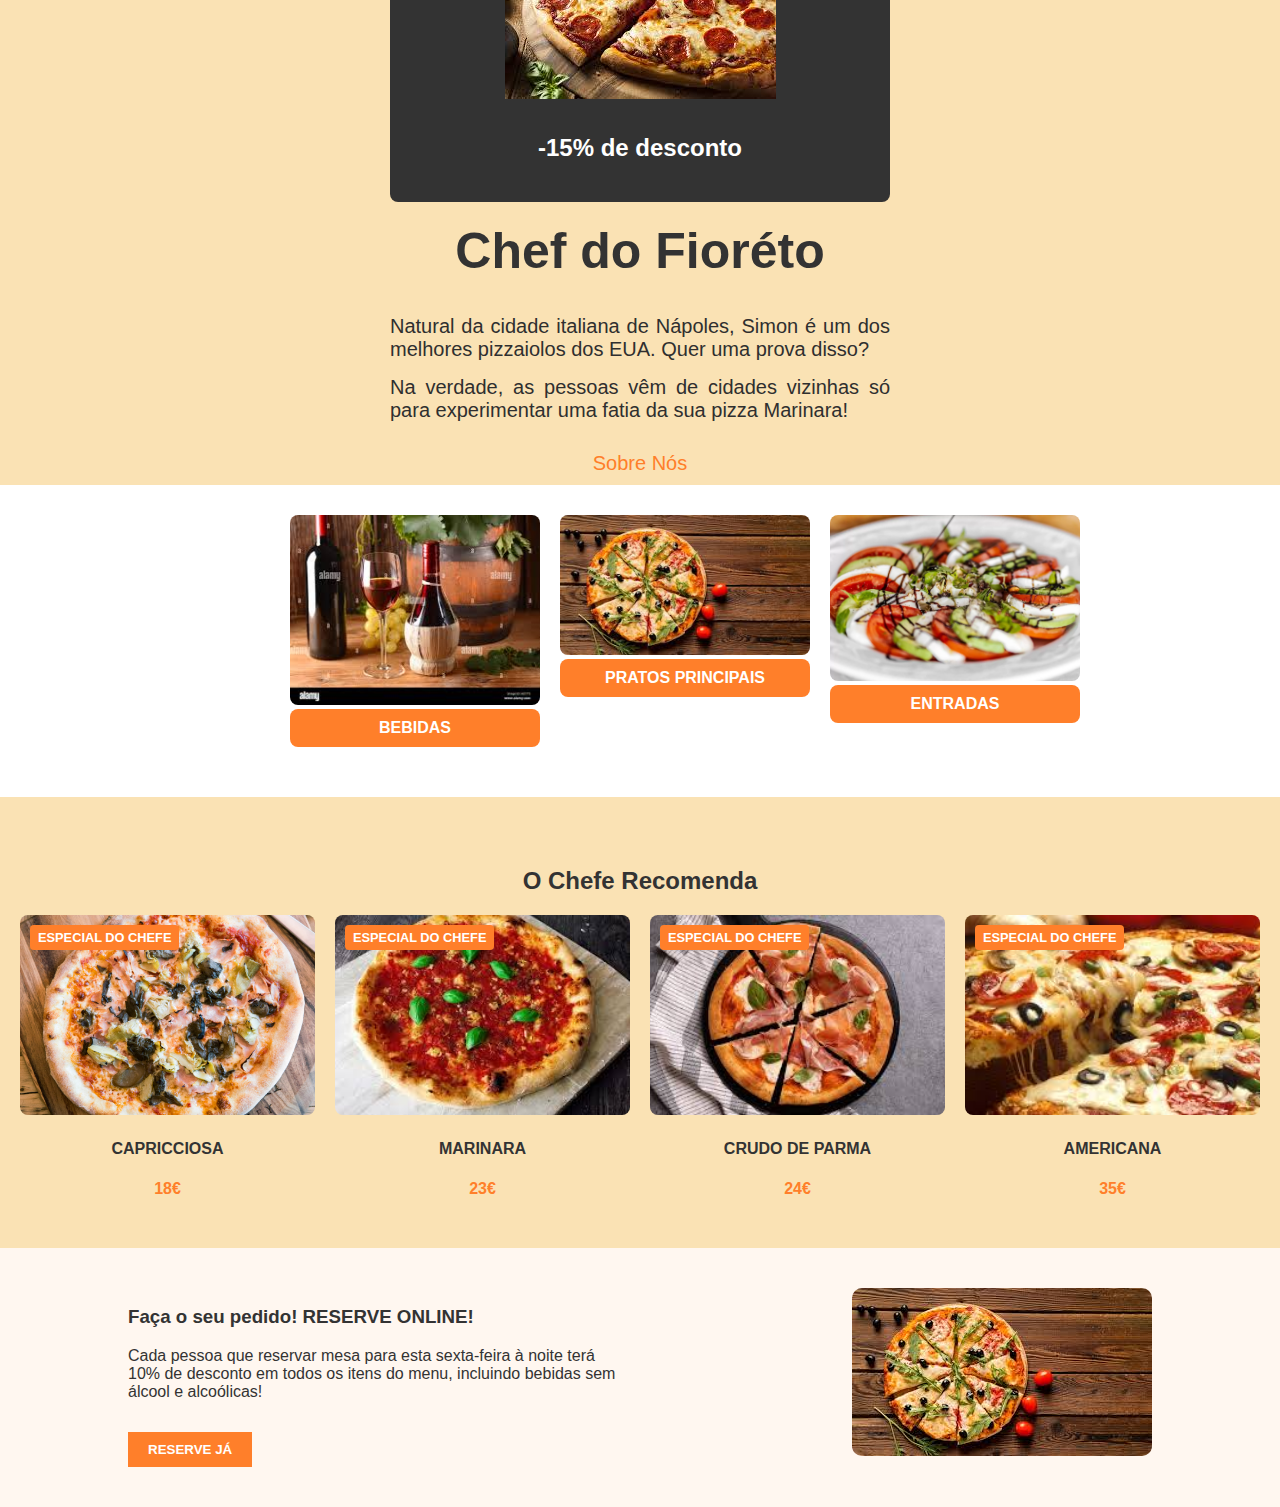
<file: index copy.html>
<!DOCTYPE html>
<html lang="en">
<head>
    <meta charset="UTF-8">
    <meta name="viewport" content="width=device-width, initial-scale=1.0">
    <title>Fioréto</title>
<link href="index.css" rel="stylesheet"/> 
<link href="https://fonts.googleapis.com/css2?family=Great+Vibes&family=Open+Sans:wght@300;400;600;700&display=swap" rel="stylesheet">
    <link href="https://cdn.jsdelivr.net/npm/bootstrap@5.3.8/dist/css/bootstrap.min.css" rel="stylesheet" integrity="sha384-sRIl4kxILFvY47J16cr9ZwB07vP4J8+LH7qKQnuqkuIAvNWLzeN8tE5YBujZqJLB" crossorigin="anonymous">
</head>
<body>
<!-- NAVBAR -->
  <header class="topbar">
    <div class="container navwrap">
        <div class="logo">FIORETTO</div>
        <nav class="mainnav">
            <a href="#">HOME</a>
            <a href="#">ABOUT</a>
            <a href="#">GALLERY</a>
            <a href="#">BLOG</a>
            <a class="active" href="#">CONTACTS</a>
        </nav>
    </div>
  </header>

  <!-- CABEÇALHO -->
  <section class="hero">
    <div class="overlay">
      <h1>Pizza que te enche a alma</h1>
      <h2>tem que provar</h2>
      <p>Fazemos pizzas tão boas que se derretem na tua boca!<br>Reserve online ou ligue para o 914568473</p>
      <button class="cta">Faça uma reserva</button>
    </div>
  </section>

  <!-- SECÇÃO PROMO -->
  <section class="promo-section">
    <div class="promo-container">
      <div class="promo-left">
        <div class="promo-images">
          <div class="promo-card orange">
  <p class="card-title">especialidade pizza</p>
  <img src="Imagens/imagemPizza.jpg" alt="Pizza" class="card-figure">
  <h2>APENAS 13.99€</h2>
</div>

          <div class="promo-card gray">
  <p class="card-title">Todas as segundas</p>
  <img src="Imagens/imagemPizza2.jpg" alt="Desconto" class="card-figure">
  <h2>-15% de desconto</h2>
</div>

        </div>
      </div>
      <div class="promo-right">
        <h3>Chef do Fioréto</h3>
        <p>Natural da cidade italiana de Nápoles, Simon é um dos melhores pizzaiolos dos EUA. Quer uma prova disso?</p>
        <p>Na verdade, as pessoas vêm de cidades vizinhas só para experimentar uma fatia da sua pizza Marinara!</p>
        <a href="#">Sobre Nós</a>
      </div>
    </div>
  </section>

  <!-- CATEGORIAS DE COMIDA -->
  <section class="food-categories">
    <div class="category drinks">
      <img src="Imagens/Wine.jpg" alt="Bebidas" />
      <h4>BEBIDAS</h4>
    </div>
    <div class="category main">
      <img src="Imagens/order_online.jpg" alt="Pratos Pincipais" />
      <h4>PRATOS PRINCIPAIS</h4>
    </div>
    <div class="category starters">
      <img src="Imagens/Starters.webp" alt="Entradas" />
      <h4>ENTRADAS</h4>
    </div>
  </section>

  <!-- O CHEFE RECOMENDA -->
  <section class="chef-recommends">
    <h2>O Chefe Recomenda</h2>
    <div class="recommend-grid">
      <div class="dish">
        <img src="Imagens/capricciosa-pizza-1.jpg" alt="Capricciosa" />
        <span class="tag">ESPECIAL DO CHEFE</span>
        <h4>CAPRICCIOSA</h4>
        <div class="price">18€</div>
      </div>
      <div class="dish">
        <img src="Imagens/marinara.jpg" alt="Marinara" />
        <span class="tag">ESPECIAL DO CHEFE</span>
        <h4>MARINARA</h4>
        <div class="price">23€</div>
      </div>
      <div class="dish">
        <img src="Imagens/crudo_parma.jpg" alt="Crudo de Parma" />
        <span class="tag">ESPECIAL DO CHEFE</span>
        <h4>CRUDO DE PARMA</h4>
        <div class="price">24€</div>
      </div>
      <div class="dish">
        <img src="Imagens/americano.jpg" alt="Americana" />
        <span class="tag">ESPECIAL DO CHEFE</span>
        <h4>AMERICANA</h4>
        <div class="price">35€</div>
      </div>
    </div>
  </section>

  <!-- RESERVA ONLINE -->
  <section class="book-online">
    <div class="book-content">
      <h3>Faça o seu pedido! RESERVE ONLINE!</h3>
      <p>Cada pessoa que reservar mesa para esta sexta-feira à noite terá 10% de desconto em todos os itens do menu, incluindo bebidas sem álcool e alcoólicas!</p>
      <button class="book-btn">RESERVE JÁ</button>
    </div>
    <div class="book-img">
      <img src="Imagens/order_online.jpg" alt="Book Online Pizza" />
    </div>
  </section>    


  
<script src="https://cdn.jsdelivr.net/npm/bootstrap@5.3.8/dist/js/bootstrap.bundle.min.js" integrity="sha384-FKyoEForCGlyvwx9Hj09JcYn3nv7wiPVlz7YYwJrWVcXK/BmnVDxM+D2scQbITxI" crossorigin="anonymous"></script>



</footer>

<footer class="site-footer"></footer>

</body>
</html>
</file>
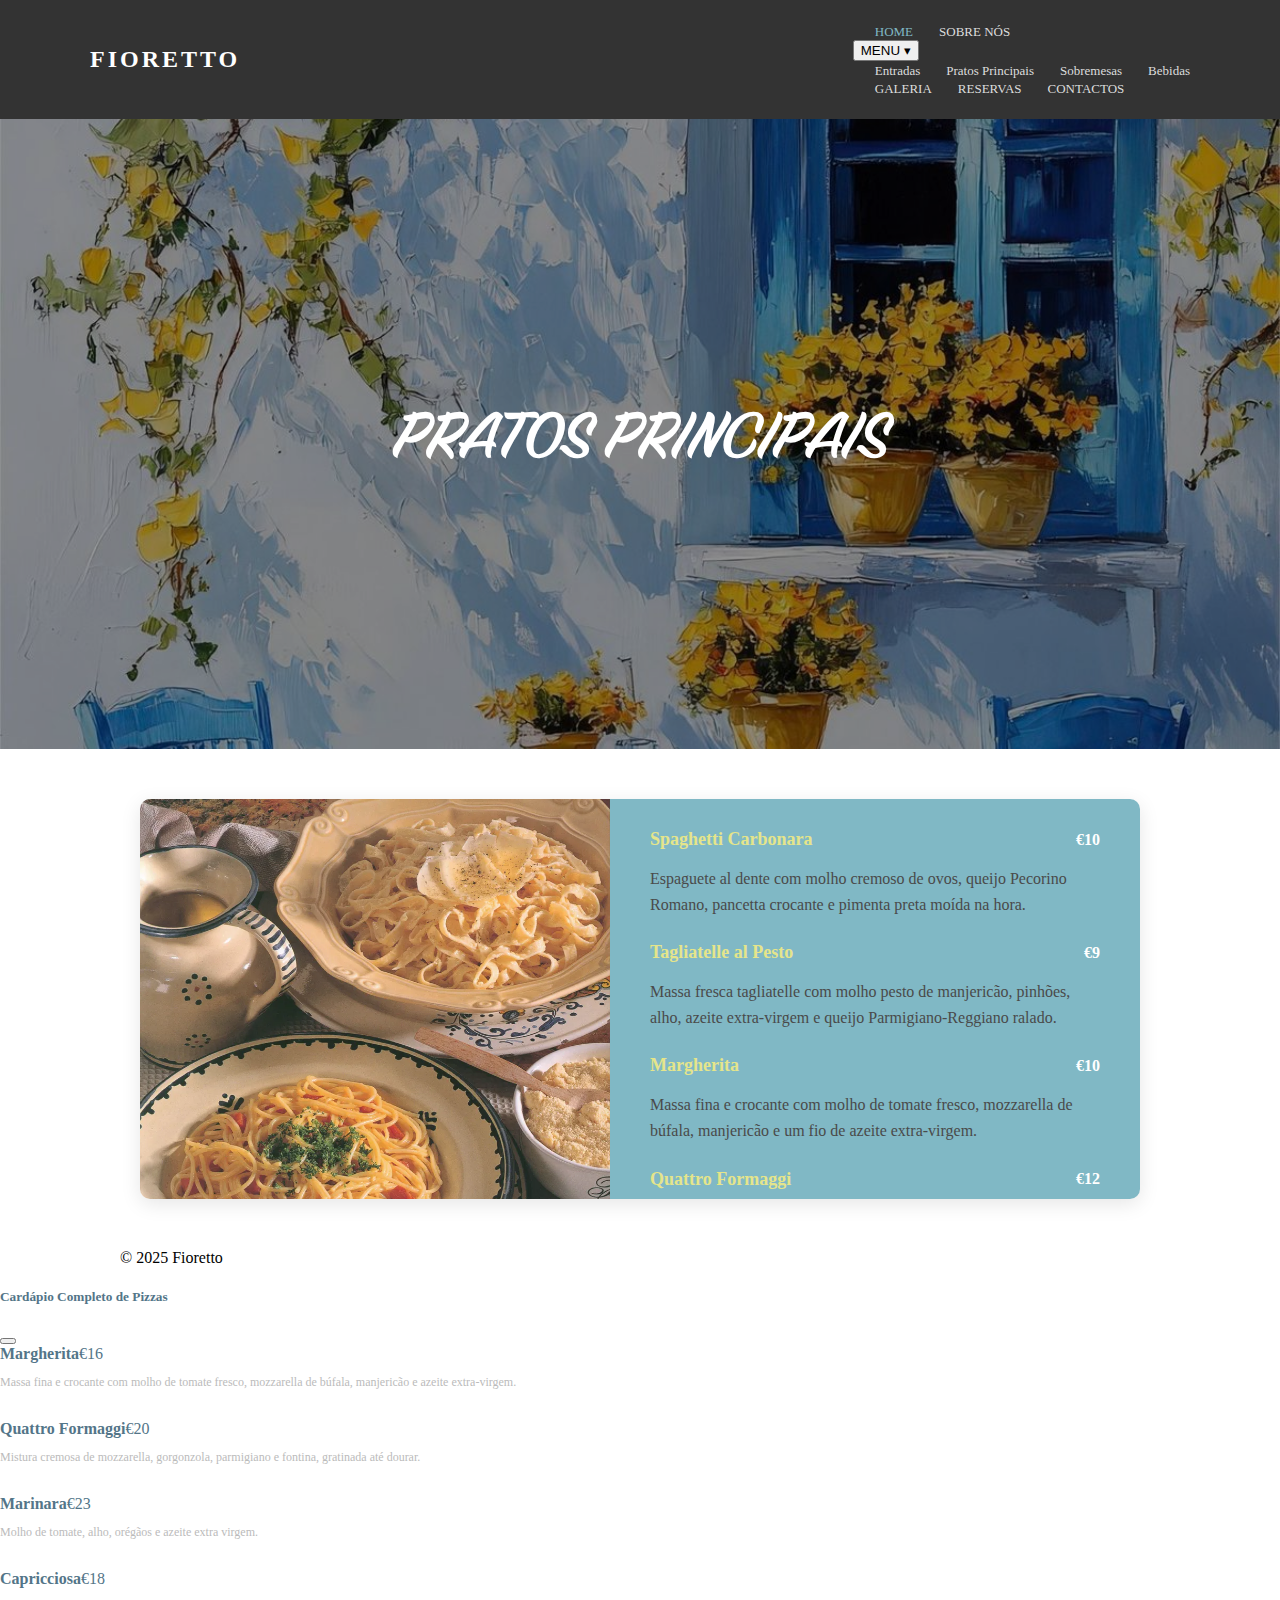
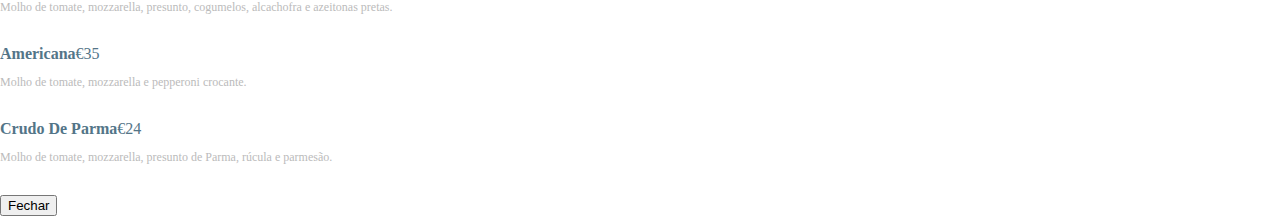
<file: maincourses.html>
<!DOCTYPE html>
<html lang="en">
  <head>
    <meta charset="UTF-8" />
    <meta name="viewport" content="width=device-width, initial-scale=1.0" />
    <title>Fioretto</title>
    <link href="style2.css" rel="stylesheet" />
    <link
      href="https://fonts.googleapis.com/css2?family=Great+Vibes&family=Open+Sans:wght@300;400;600;700&display=swap"
      rel="stylesheet"
    />
    <link
      href="https://fonts.googleapis.com/css2?family=Birthstone&family=Jura:wght@300..700&display=swap"
      rel="stylesheet"
    />
    <link
      href="https://cdn.jsdelivr.net/npm/bootstrap@5.3.8/dist/css/bootstrap.min.css"
      rel="stylesheet"
      integrity="sha384-sRIl4kxILFvY47J16cr9ZwB07vP4J8+LH7qKQnuqkuIAvNWLzeN8tE5YBujZqJLB"
      crossorigin="anonymous"
    />
  </head>
  <body>
      <!-- NAVBAR -->
<header class="topbar">
  <div class="container navwrap">
    <div class="logo">FIORETTO</div>

  <nav class="mainnav" id="mainnav">
  <a href="index.html" class="active">HOME</a>
  <a href="sobre.html">SOBRE NÓS</a>

     
  <!-- DROPDOWN MENU -->
  <div class="dropdown">
    <button class="dropbtn">MENU ▾</button>
    <div class="dropdown-content">
      <a href="starters.html" target="_blank">Entradas</a>
      <a href="maincourses.html" target="_blank">Pratos Principais</a>
      <a href="desserts.html" target="_blank">Sobremesas</a>
      <a href="drinks.html" target="_blank">Bebidas</a>
    </div>
  </div>

  <a href="galeria.html">GALERIA</a>
  <a href="reservas.html">RESERVAS</a>
  <a href="contactos.html">CONTACTOS</a>
</nav>

        <!-- BOTÃO BURGER PARA MOBILE -->

        <div class="burger" id="burger">
          <div></div>
          <div></div>
          <div></div>
        </div>
      </div>
    </header>

    <script>
      const burger = document.getElementById("burger");
      const nav = document.getElementById("mainnav");

      burger.addEventListener("click", () => {
        nav.classList.toggle("active");
      });
    </script>

    <!-- CABEÇALHO -->
  <section class="hero3">
  <div class="overlay">
    <h1>PRATOS PRINCIPAIS</h1>
  </div>
</section>
     
      </div>
    </section>
    <section class="split-carousel-section">
      <div class="carousel-column image-column">
<div id="imageCarousel" class="carousel slide" data-bs-interval="false">
          <div class="carousel-inner">
            <div class="carousel-item active">
              <img src="Imagens/pasta.png" class="d-block w-100" alt="Starter 1" />
              <div class="carousel-overlay"></div>
            </div>

            <div class="carousel-item">
              <img src="Imagens/pizzas.jpg" class="d-block w-100" alt="Starter 2" />
              <div class="carousel-overlay"></div>
            </div>

            <div class="carousel-item">
              <img src="Imagens/foccacia.png" class="d-block w-100" alt="Starter 3" />
              <div class="carousel-overlay"></div>
            </div>

            <div class="carousel-item">
              <img src="Imagens/risotto.jpg" class="d-block w-100" alt="Starter 4" />
              <div class="carousel-overlay"></div>
            </div>

             <div class="carousel-item">
              <img src="Imagens/lasagna.jpg" class="d-block w-100" alt="Starter 4" />
              <div class="carousel-overlay"></div>
            </div>

          </div>

<a
  class="carousel-control-prev"
  href="#imageCarousel"
  role="button"
  data-bs-slide="prev"
>
  <span class="carousel-control-prev-icon" aria-hidden="true"></span>
  <span class="visually-hidden">Previous</span>
</a>

<a
  class="carousel-control-next"
  href="#imageCarousel"
  role="button"
  data-bs-slide="next"
>
  <span class="carousel-control-next-icon" aria-hidden="true"></span>
  <span class="visually-hidden">Next</span>
</a>

<a
  class="carousel-control-next"
  href="#imageCarousel"
  role="button"
  data-bs-slide="next"
>
  <span class="carousel-control-next-icon" aria-hidden="true"></span>
  <span class="visually-hidden">Next</span>
</a>

        </div>
      </div>

 <div class="carousel-column text-column">
<div id="textCarousel" class="carousel slide" data-bs-interval="false">
  <div class="carousel-inner">

    <!-- Slide 1 -->
    <div class="carousel-item active">
      <div class="carousel-text-content">
        <div class="dish-line">
          <span class="dish-name">Spaghetti Carbonara</span>
          <span class="dish-price">€10</span>
        </div>
        <p>Espaguete al dente com molho cremoso de ovos, queijo Pecorino Romano, pancetta crocante e pimenta preta moída na hora.</p>

        <div class="dish-line">
          <span class="dish-name">Tagliatelle al Pesto</span>
          <span class="dish-price">€9</span>
        </div>
        <p>Massa fresca tagliatelle com molho pesto de manjericão, pinhões, alho, azeite extra-virgem e queijo Parmigiano-Reggiano ralado.</p>
      </div>
    </div>

    <!-- Slide 2 -->
<div class="carousel-item">
  <div class="carousel-text-content">
    <div class="dish-line">
      <span class="dish-name">Margherita</span>
      <span class="dish-price">€10</span>
    </div>
    <p>Massa fina e crocante com molho de tomate fresco, mozzarella de búfala, manjericão e um fio de azeite extra-virgem.</p>

    <div class="dish-line">
      <span class="dish-name">Quattro Formaggi</span>
      <span class="dish-price">€12</span>
    </div>
    <p>Massa fina com uma mistura cremosa de mozzarella, gorgonzola, parmigiano e fontina, gratinada no forno até dourar.</p>

    <!-- 🔘 Botão para abrir o modal -->
    <div class="text-center mt-3">
      <button
        type="button"
        class="btn btn-outline-light"
        data-bs-toggle="modal"
        data-bs-target="#pizzaMenuModal"
      >
        Ver Cardápio Completo 🍕
      </button>
    </div>
  </div>
</div>

    </div>

    <!-- Slide 3 (se houver mais pratos) -->
    <div class="carousel-item">
      <div class="carousel-text-content">
        <div class="dish-line">
          <span class="dish-name">Focaccia Rosmarino</span>
          <span class="dish-price">€8</span>
        </div>
        <p>Massa macia e dourada, polvilhada com alecrim fresco, sal grosso e regada com azeite extra-virgem.</p>

        <div class="dish-line">
          <span class="dish-name">Focaccia Cipolla e Oliva</span>
          <span class="dish-price">€8</span>
        </div>
        <p>Massa leve com cebolas caramelizadas, azeitonas pretas e um fio de azeite, perfeita para acompanhar entradas ou saladas.</p>
      </div>
    </div>

      <!-- Slide 4 (se houver mais pratos) -->
    <div class="carousel-item">
      <div class="carousel-text-content">
        <div class="dish-line">
          <span class="dish-name">Risotto ai Funghi</span>
          <span class="dish-price">€12</span>
        </div>
        <p>Arroz cremoso cozido lentamente com cogumelos frescos, cebola, alho e um toque de vinho branco, finalizado com parmesão ralado.</p>

        <div class="dish-line">
          <span class="dish-name">Risotto al Frutti di Mare</span>
          <span class="dish-price">€14</span>
        </div>
        <p>Arroz aromático cozido com camarões, mexilhões e lulas, temperado com alho, azeite e um leve toque de vinho branco, resultando num prato rico e saboroso.</p>
      </div>
    </div>

   <div class="carousel-item">
      <div class="carousel-text-content">
        <div class="dish-line">
          <span class="dish-name">Lasagna alla Bolognese</span>
          <span class="dish-price">€13</span>
        </div>
        <p>Camadas de massa fresca intercaladas com molho bolonhesa rico em carne, béchamel cremoso e parmesão gratinado no forno.</p>

        <div class="dish-line">
          <span class="dish-name">Lasagna di Verdure</span>
          <span class="dish-price">€12</span>
        </div>
        <p>Massa fresca recheada com legumes assados, molho de tomate, béchamel e queijo mozzarella, gratinada até ficar dourada e cremosa.</p>
      </div>
    </div>
  </div>
</div>

    </div>
  </div>
</div>
    </section>

<script src="https://cdn.jsdelivr.net/npm/@popperjs/core@2.11.6/dist/umd/popper.min.js" integrity="sha384-oBqDVmMz9ATKxIep9tiCxS/Z9fNfEXiDAYTujMAeBAsjFuCZSmKbSSUnQlmh/jp3" crossorigin="anonymous"></script>
<script src="https://cdn.jsdelivr.net/npm/bootstrap@5.2.3/dist/js/bootstrap.min.js" integrity="sha384-cuYeSxntonz0PPNlHhBs68uyIAVpIIOZZ5JqeqvYYIcEL727kskC66kF92t6Xl2V" crossorigin="anonymous"></script>
    <script>
const imageCarousel = document.querySelector('#imageCarousel');
const textCarousel = document.querySelector('#textCarousel');

imageCarousel.addEventListener('slide.bs.carousel', function (e) {
  const nextIndex = e.to;
  const textItems = textCarousel.querySelectorAll('.carousel-item');
  textItems.forEach((item, i) => item.classList.remove('active'));
  textItems[nextIndex].classList.add('active');
});
    </script>

        <!-- FOOTER -->
    <footer class="site-footer">
        <div class="container">&copy; 2025 Fioretto</div>
    </footer>

<!-- MODAL: Cardápio Completo de Pizzas -->
<div class="modal fade" id="pizzaMenuModal" tabindex="-1" aria-labelledby="pizzaMenuLabel" aria-hidden="true">
  <div class="modal-dialog modal-dialog-centered modal-lg">
    <div class="modal-content" style="background-color: #ffffff; color: rgb(83, 117, 136);">
      <div class="modal-header">
        <h5 class="modal-title" id="pizzaMenuLabel">Cardápio Completo de Pizzas</h5>
        <button type="button" class="btn-close" data-bs-dismiss="modal" aria-label="Fechar"></button>
      </div>

      <div class="modal-body">
        <div class="menu-item mb-3">
          <div class="d-flex justify-content-between">
            <strong>Margherita</strong><span>€16</span>
          </div>
          <p>Massa fina e crocante com molho de tomate fresco, mozzarella de búfala, manjericão e azeite extra-virgem.</p>
        </div>

        <div class="menu-item mb-3">
          <div class="d-flex justify-content-between">
            <strong>Quattro Formaggi</strong><span>€20</span>
          </div>
          <p>Mistura cremosa de mozzarella, gorgonzola, parmigiano e fontina, gratinada até dourar.</p>
        </div>

        <div class="menu-item mb-3">
          <div class="d-flex justify-content-between">
            <strong>Marinara</strong><span>€23</span>
          </div>
          <p>Molho de tomate, alho, orégãos e azeite extra virgem.</p>
        </div>

        <div class="menu-item mb-3">
          <div class="d-flex justify-content-between">
            <strong>Capricciosa</strong><span>€18</span>
          </div>
          <p>Molho de tomate, mozzarella, presunto, cogumelos, alcachofra e azeitonas pretas.</p>
        </div>

        <div class="menu-item mb-3">
          <div class="d-flex justify-content-between">
            <strong>Americana</strong><span>€35</span>
          </div>
          <p>Molho de tomate, mozzarella e pepperoni crocante.</p>
        </div>

        <!-- 🔹 Corrigido: agora dentro do .modal-body -->
        <div class="menu-item mb-3">
          <div class="d-flex justify-content-between">
            <strong>Crudo De Parma</strong><span>€24</span>
          </div>
          <p>Molho de tomate, mozzarella, presunto de Parma, rúcula e parmesão.</p>
        </div>
      </div>

      <div class="modal-footer">
        <button type="button" class="btn btn-secondary" data-bs-dismiss="modal">
          Fechar
        </button>
      </div>
    </div>
  </div>
</div>


    <script
      src="https://cdn.jsdelivr.net/npm/bootstrap@5.3.8/dist/js/bootstrap.bundle.min.js"
      crossorigin="anonymous"
    ></script>
  </body>
</html>
</file>
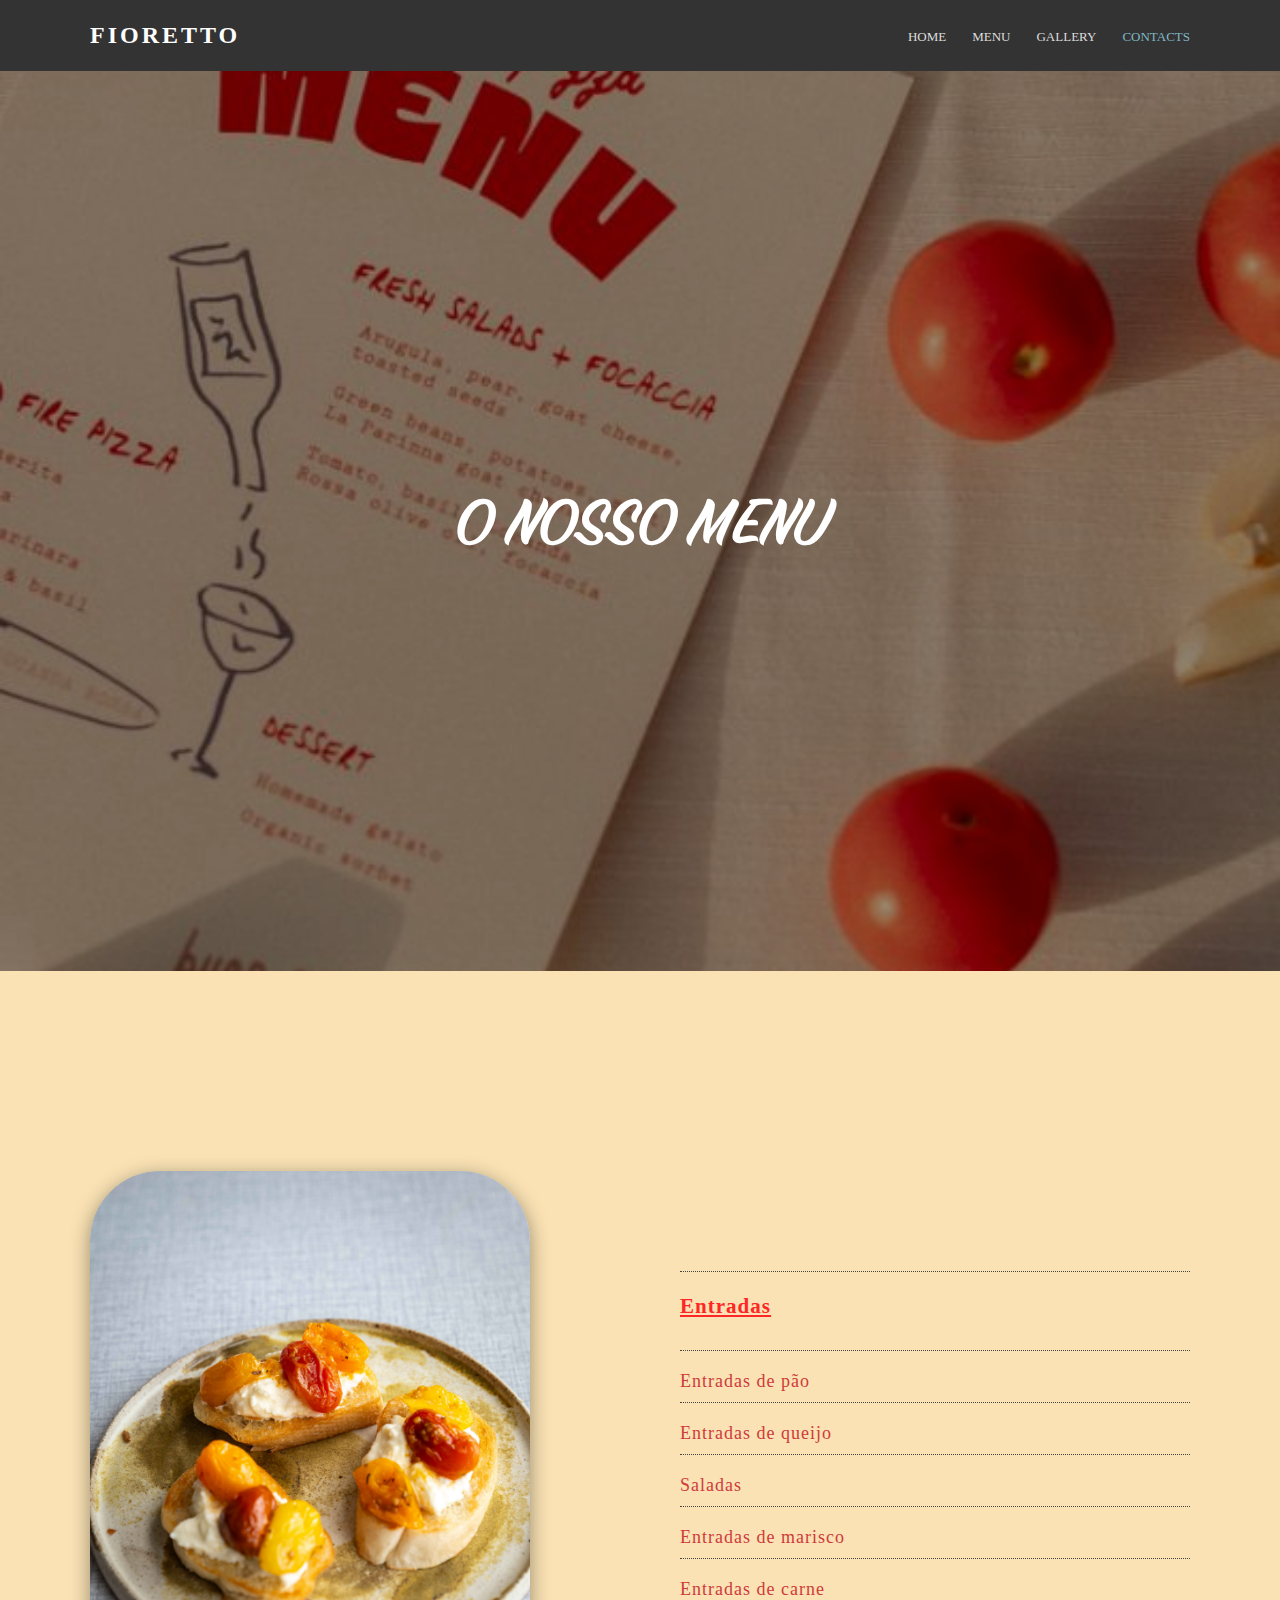
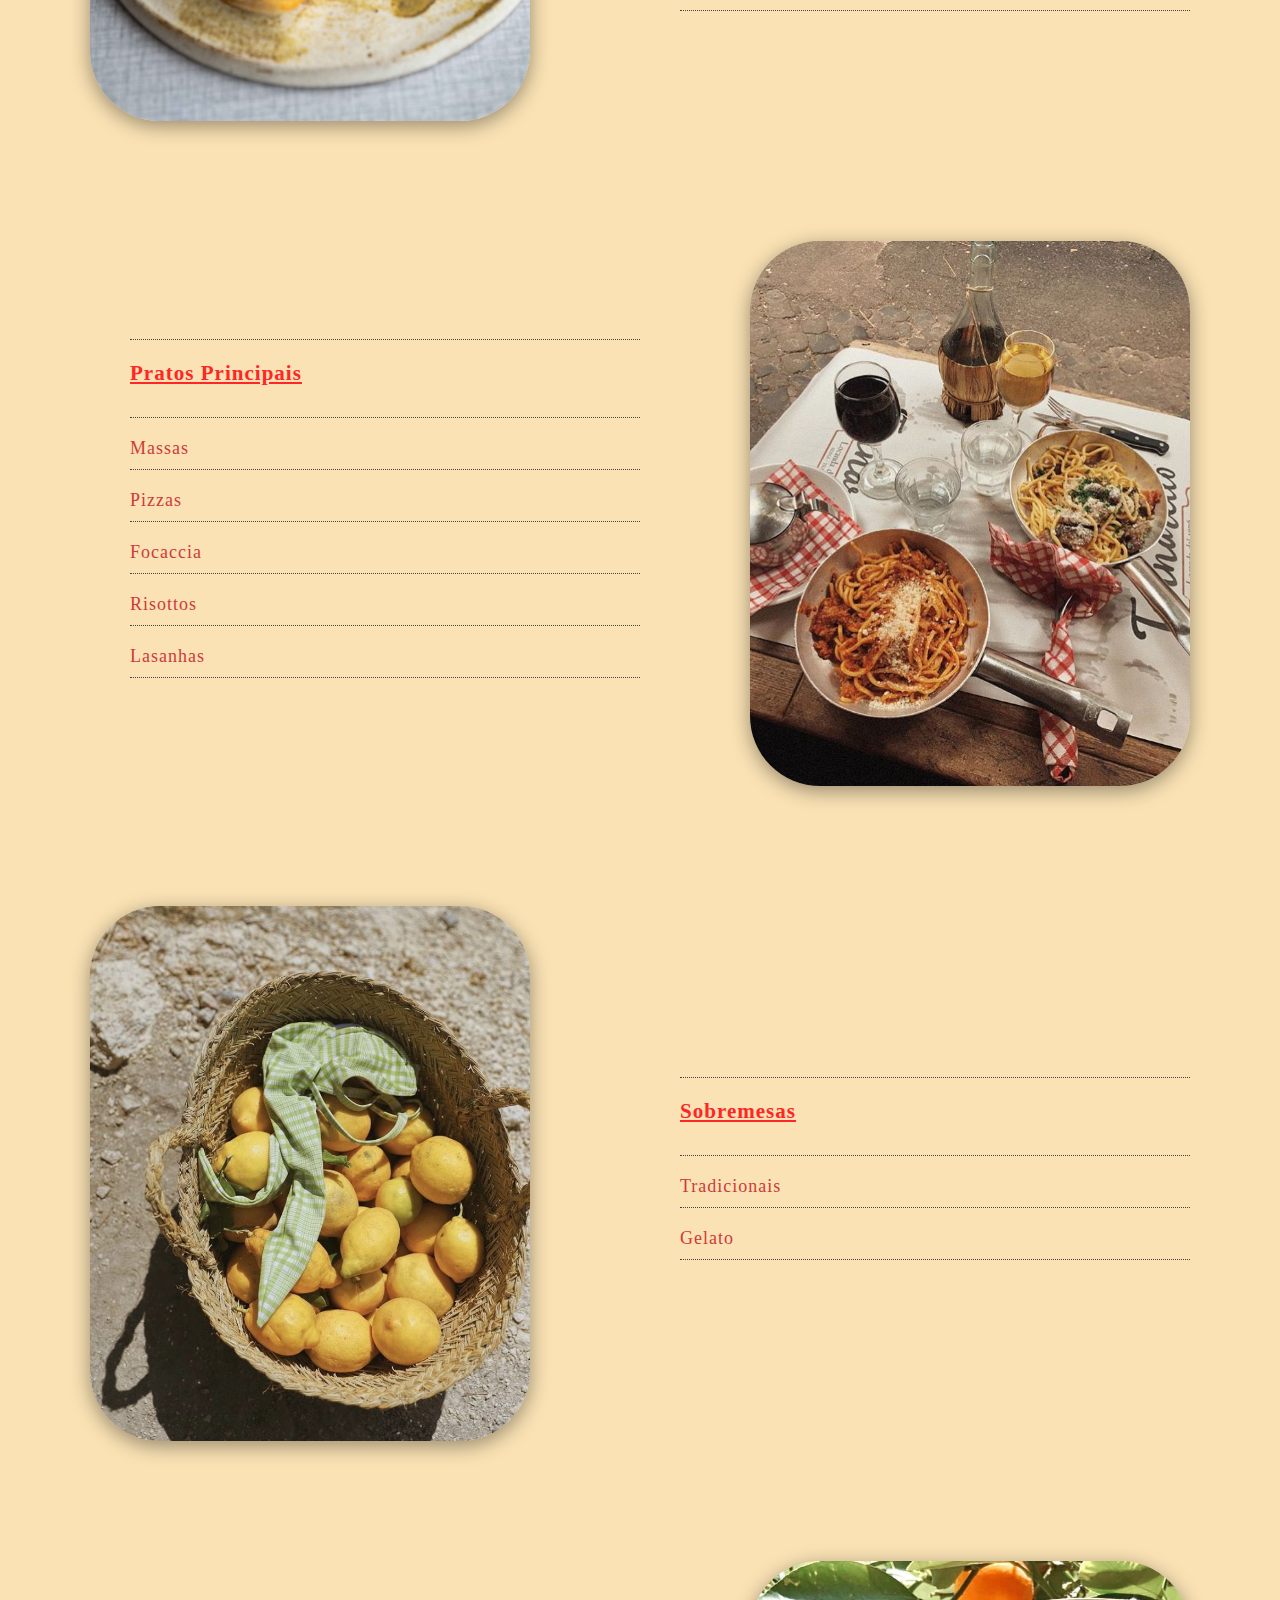
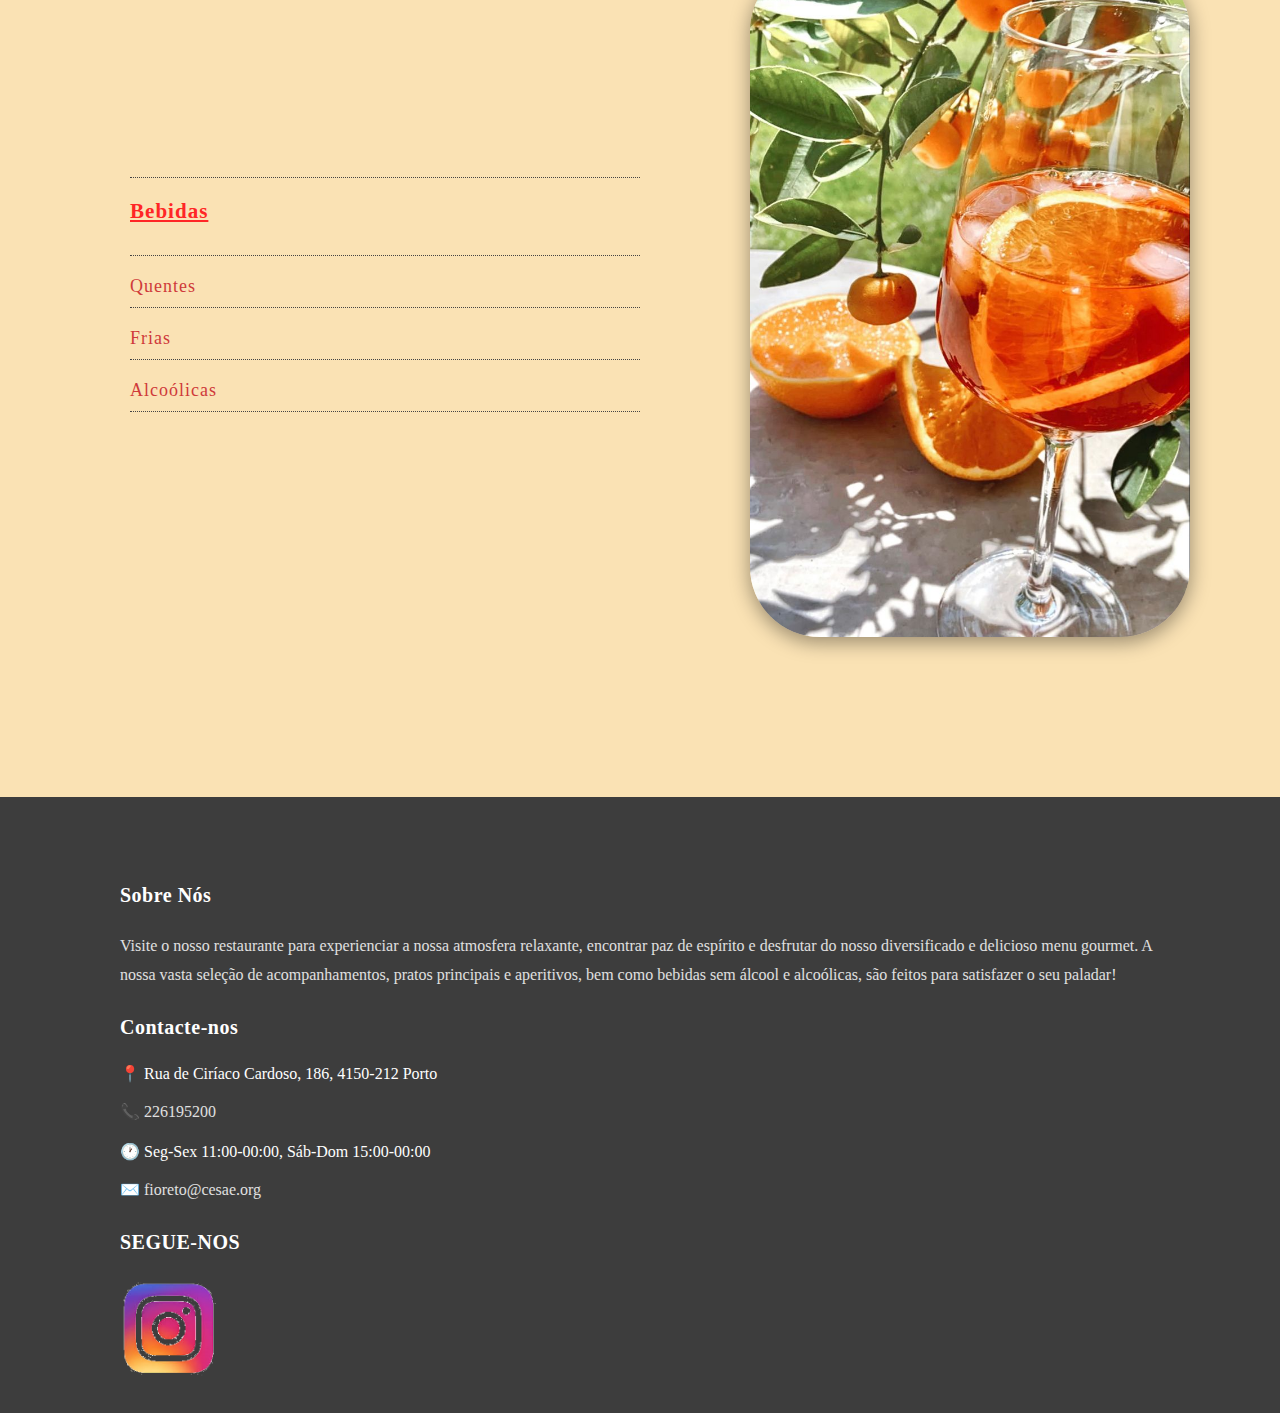
<file: menu.html>
<!DOCTYPE html>
<html lang="en">
  <head>
    <meta charset="UTF-8" />
    <meta name="viewport" content="width=device-width, initial-scale=1.0" />
    <title>Fioretto</title>
    <link href="style2.css" rel="stylesheet" />
    <link
      href="https://fonts.googleapis.com/css2?family=Great+Vibes&family=Open+Sans:wght@300;400;600;700&display=swap"
      rel="stylesheet"
    />
    <link
      href="https://fonts.googleapis.com/css2?family=Birthstone&family=Jura:wght@300..700&display=swap"
      rel="stylesheet"
    />
    <link
      href="https://cdn.jsdelivr.net/npm/bootstrap@5.3.8/dist/css/bootstrap.min.css"
      rel="stylesheet"
      integrity="sha384-sRIl4kxILFvY47J16cr9ZwB07vP4J8+LH7qKQnuqkuIAvNWLzeN8tE5YBujZqJLB"
      crossorigin="anonymous"
    />
  </head>
  <body>
    <!-- NAVBAR -->
    <header class="topbar">
      <div class="container navwrap">
        <div class="logo">FIORETTO</div>
        <nav class="mainnav" id="mainnav">
          <a href="#">HOME</a>
          <a href="menu.html">MENU</a>
          <a href="gallery.html">GALLERY</a>
          <a class="active" href="contactos.html">CONTACTS</a>
        </nav>

        <!-- BOTÃO BURGER PARA MOBILE -->

        <div class="burger" id="burger">
          <div></div>
          <div></div>
          <div></div>
        </div>
      </div>
    </header>

    <script>
      const burger = document.getElementById("burger");
      const nav = document.getElementById("mainnav");

      burger.addEventListener("click", () => {
        nav.classList.toggle("active");
      });
    </script>

    <!-- CABEÇALHO -->
    <section class="hero">
      <div class="overlay">
        <h1>O NOSSO MENU</h1>
      </div>
    </section>

      <!-- MENU SECTION -->
  <section class="menu-dark">
    <!-- 1 -->
    <div class="menu-block">
      <id class="menu-category">
      <div class="menu-content">
        <img src="Imagens/starters2.jpg" alt="Appetizer" class="menu-image">
        <ul class="menu-list">
          <li>
<li><h3 class="menu-category-h3"><a href="starters.html" target="_blank">Entradas</a></h3></li>
                <li>Entradas de pão</li>
                <li>Entradas de queijo</li>
                <li>Saladas</li>
                <li>Entradas de marisco</li>
                <li>Entradas de carne</li>
            </div>
          </li>
        </ul>
      </div>
    </div>

    <!-- 2 -->
    <div class="menu-block">
      <div class="menu-content">
        <img src="Imagens/mainfood.jpg" alt="Main Dish" class="menu-image">
        <ul class="menu-list">
       <li>
            <div class="menu-text">
              <li><h3 class="menu-category-h3"><a href="maincourses.html" target="_blank">Pratos Principais</a></h3></li>
                <li>Massas</li>
                <li>Pizzas</li>
                <li>Focaccia</li>
                <li>Risottos</li>
                <li>Lasanhas</li>
            </div>
          </li>
        </ul>
      </div>
    </div>

    <!-- 3 -->
    <div class="menu-block">
      <div class="menu-content">
        <img src="Imagens/lemons.jpg" alt="Dessert" class="menu-image">
        <ul class="menu-list">
          <li>
            <div class="menu-text">
              <li><h3 class="menu-category-h3"><a href="desserts.html" target="_blank">Sobremesas</a></h3></li>
                <li>Tradicionais</li>
                <li>Gelato</li>
            </div>
          </li>
        </ul>
      </div>
    </div>

    <!-- 4 -->
    <div class="menu-block">
      <div class="menu-content">
        <img src="Imagens/aperolmenu.jpg" alt="Drink" class="menu-image">
        <ul class="menu-list">
         <li>
            <div class="menu-text">
              <li><h3 class="menu-category-h3"><a href="drinks.html" target="_blank">Bebidas</a></h3></li>
                <li>Quentes</li>
                <li>Frias</li>
                <li>Alcoólicas</li>
            </div>
          </li>
        </ul>
      </div>
  </section>

    <!-- FOOTER -->
    <footer class="footer">
      <div class="container">
        <div class="row">
          <div class="col-lg-4 col-md-6 mb-4">
            <h4>Sobre Nós</h4>
            <p>
              Visite o nosso restaurante para experienciar a nossa atmosfera
              relaxante, encontrar paz de espírito e desfrutar do nosso
              diversificado e delicioso menu gourmet. A nossa vasta seleção de
              acompanhamentos, pratos principais e aperitivos, bem como bebidas
              sem álcool e alcoólicas, são feitos para satisfazer o seu paladar!
            </p>
          </div>
          <div class="col-lg-4 col-md-6 mb-4">
            <h4>Contacte-nos</h4>
            <div class="contact-item">
              <span>📍 Rua de Ciríaco Cardoso, 186, 4150-212 Porto</span>
            </div>
            <div class="contact-item">
              <a href="tel:226195200">📞 226195200</a>
            </div>
            <div class="contact-item">
              <span>🕐 Seg-Sex 11:00-00:00, Sáb-Dom 15:00-00:00</span>
            </div>
            <div class="contact-item">
              <a href="mailto:fioreto@cesae.org">✉️ fioreto@cesae.org</a>
            </div>
          </div>
          <div class="col-lg-4 col-md-12 mb-4">
            <h4>SEGUE-NOS</h4>
            <img
              id="instagram"
              src="Imagens/Imagem8.png"
              alt="Instagram"
              style="width: 100px"
            />
          </div>
        </div>
      </div>
    </footer>

    <script
      src="https://cdn.jsdelivr.net/npm/bootstrap@5.3.8/dist/js/bootstrap.bundle.min.js"
      crossorigin="anonymous"
    ></script>
  </body>
</html>
</file>
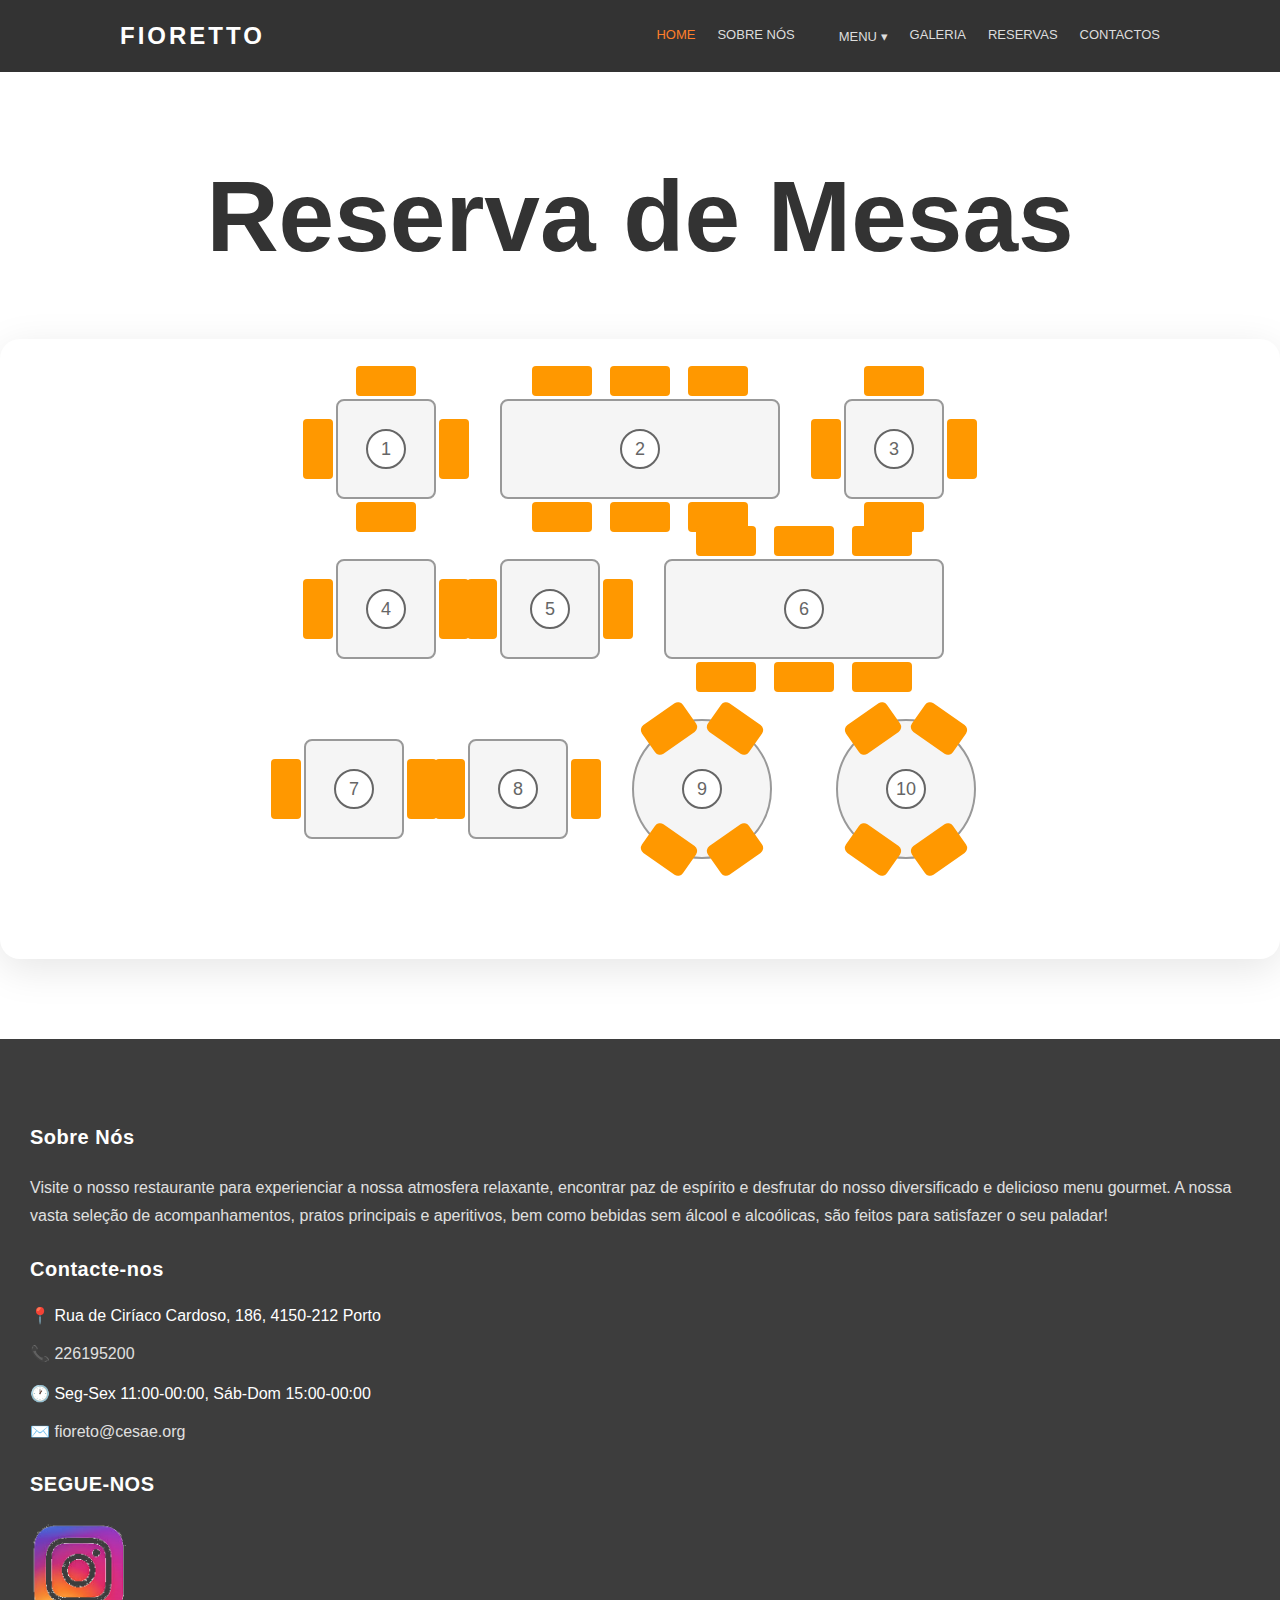
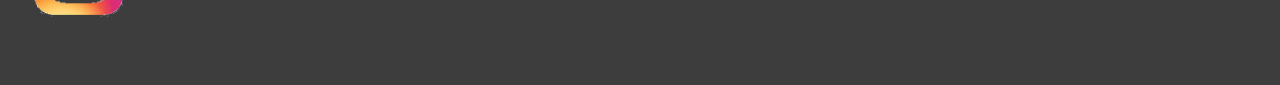
<file: reservas.html>
<!DOCTYPE html>
<html lang="en">
<head>
    <meta charset="UTF-8">
    <meta name="viewport" content="width=device-width, initial-scale=1.0">
    <title>Fioretto</title>
<link href="reservas.css" rel="stylesheet"/> 
<link href="https://fonts.googleapis.com/css2?family=Great+Vibes&family=Open+Sans:wght@300;400;600;700&display=swap" rel="stylesheet">
    <link href="https://cdn.jsdelivr.net/npm/bootstrap@5.3.8/dist/css/bootstrap.min.css" rel="stylesheet" integrity="sha384-sRIl4kxILFvY47J16cr9ZwB07vP4J8+LH7qKQnuqkuIAvNWLzeN8tE5YBujZqJLB" crossorigin="anonymous">
</head>

<body>
   <!-- NAVBAR -->
<header class="topbar">
  <div class="container navwrap">
    <div class="logo">FIORETTO</div>
 
  <nav class="mainnav" id="mainnav">
  <a href="index.html" class="active">HOME</a>
  <a href="sobre.html">SOBRE NÓS</a>
 
     
  <!-- DROPDOWN MENU -->
  <div class="dropdown">
    <button class="dropbtn">MENU ▾</button>
    <div class="dropdown-content">
      <a href="starters.html" target="_blank">Entradas</a>
      <a href="maincourses.html" target="_blank">Pratos Principais</a>
      <a href="desserts.html" target="_blank">Sobremesas</a>
      <a href="drinks.html" target="_blank">Bebidas</a>
    </div>
  </div>
 
  <a href="galeria.html">GALERIA</a>
  <a href="reservas.html">RESERVAS</a>
  <a href="contactos.html">CONTACTOS</a>
</nav>
 

            <!-- BOTÃO BURGER PARA MOBILE -->
            <div class="burger" id="burger">
                <div></div>
                <div></div>
                <div></div>
            </div>
        </div>
    </header>

    <!-- MESAS DO RESTAURANTE -->
    <div class="header">
        <h1>Reserva de Mesas</h1>
    </div>

    <div class="floor-plan">
        <!-- FILA 1 -->
        <div class="table-row">
            <div class="table-container" onclick="openBooking(1, 4)">
                <div class="table square seats-4">
                    <div class="table-number">1</div>
                    <div class="chair top"></div>
                    <div class="chair bottom"></div>
                    <div class="chair left"></div>
                    <div class="chair right"></div>
                </div>
            </div>

            <div class="table-container" onclick="openBooking(2, 6)">
                <div class="table rectangular seats-6">
                    <div class="table-number">2</div>
                    <div class="chair top left"></div>
                    <div class="chair top center"></div>
                    <div class="chair top right"></div>
                    <div class="chair bottom left"></div>
                    <div class="chair bottom center"></div>
                    <div class="chair bottom right"></div>
                </div>
            </div>

            <div class="table-container" onclick="openBooking(3, 4)">
                <div class="table square seats-4">
                    <div class="table-number">3</div>
                    <div class="chair top"></div>
                    <div class="chair bottom"></div>
                    <div class="chair left"></div>
                    <div class="chair right"></div>
                </div>
            </div>
        </div>

        <!-- FILA 2 -->
        <div class="table-row">
            <div class="table-container" onclick="openBooking(4, 2)">
                <div class="table square seats-2">
                    <div class="table-number">4</div>
                    <div class="chair left"></div>
                    <div class="chair right"></div>
                </div>
            </div>

            <div class="table-container" onclick="openBooking(5, 2)">
                <div class="table square seats-2">
                    <div class="table-number">5</div>
                    <div class="chair left"></div>
                    <div class="chair right"></div>
                </div>
            </div>

            <div class="table-container" onclick="openBooking(6, 6)">
                <div class="table rectangular seats-6">
                    <div class="table-number">6</div>
                    <div class="chair top left"></div>
                    <div class="chair top center"></div>
                    <div class="chair top right"></div>
                    <div class="chair bottom left"></div>
                    <div class="chair bottom center"></div>
                    <div class="chair bottom right"></div>
                </div>
            </div>
        </div>

        <!-- FILA 3 -->
        <div class="table-row">
            <div class="table-container" onclick="openBooking(7, 2)">
                <div class="table square seats-2">
                    <div class="table-number">7</div>
                    <div class="chair left"></div>
                    <div class="chair right"></div>
                </div>
            </div>

            <div class="table-container" onclick="openBooking(8, 2)">
                <div class="table square seats-2">
                    <div class="table-number">8</div>
                    <div class="chair left"></div>
                    <div class="chair right"></div>
                </div>
            </div>

            <div class="table-container" onclick="openBooking(9, 4)">
                <div class="table round seats-4">
                    <div class="table-number">9</div>
                    <div class="chair top-left"></div>
                    <div class="chair top-right"></div>
                    <div class="chair bottom-left"></div>
                    <div class="chair bottom-right"></div>
                </div>
            </div>

            <div class="table-container" onclick="openBooking(10, 4)">
                <div class="table round seats-4">
                    <div class="table-number">10</div>
                    <div class="chair top-left"></div>
                    <div class="chair top-right"></div>
                    <div class="chair bottom-left"></div>
                    <div class="chair bottom-right"></div>
                </div>
            </div>
        </div>
    </div>

    <!-- MODAL DE RESERVA -->
    <div id="bookingModal" class="modal">
        <div class="modal-content">
            <div class="modal-header">
                <div>
                    <h2 id="modalTableNumber">Mesa</h2>
                    <p id="modalSeats"></p>
                </div>
                <span class="close" onclick="closeModal()">&times;</span>
            </div>

            <div class="modal-body">
                <div class="form-group">
                    <label for="bookingDate">📅 Data da Reserva</label>
                    <input type="date" id="bookingDate" required>
                </div>

                <div class="form-group">
                    <label for="bookingTime">🕐 Horário</label>
                    <select id="bookingTime" required>
                        <option value="">Selecione um horário</option>
                        <option value="12:00">12:00</option>
                        <option value="12:30">12:30</option>
                        <option value="13:00">13:00</option>
                        <option value="13:30">13:30</option>
                        <option value="14:00">14:00</option>
                        <option value="14:30">14:30</option>
                        <option value="19:00">19:00</option>
                        <option value="19:30">19:30</option>
                        <option value="20:00">20:00</option>
                        <option value="20:30">20:30</option>
                        <option value="21:00">21:00</option>
                        <option value="21:30">21:30</option>
                        <option value="22:00">22:00</option>
                    </select>
                </div>

                <div class="form-group">
                    <label for="customerName">Nome *</label>
                    <input type="text" id="customerName" required>
                </div>

                <div class="form-group">
                    <label for="customerPhone">Telefone *</label>
                    <input type="tel" id="customerPhone" required>
                </div>

                <div class="form-group">
                    <label for="customerEmail">Email *</label>
                    <input type="email" id="customerEmail" required>
                </div>

                <div class="form-group">
                    <label for="customerMessage">Mensagem (opcional)</label>
                    <textarea id="customerMessage" rows="3"></textarea>
                </div>

                <button class="confirm-btn" onclick="confirmBooking()">
                    Confirmar Reserva
                </button>
            </div>
        </div>
    </div>

    <script>
        // Burger menu toggle
        const burger = document.getElementById('burger');
        const mainnav = document.getElementById('mainnav');

        burger.addEventListener('click', () => {
            mainnav.classList.toggle('active');
            burger.classList.toggle('active');
        });

        // Booking functionality
        let selectedTableId = null;
        let selectedSeats = null;

        document.addEventListener('DOMContentLoaded', function() {
            const today = new Date().toISOString().split('T')[0];
            document.getElementById('bookingDate').setAttribute('min', today);
        });

        function openBooking(tableId, seats) {
            selectedTableId = tableId;
            selectedSeats = seats;
            
            document.getElementById('modalTableNumber').textContent = 'Mesa ' + tableId;
            document.getElementById('modalSeats').textContent = '👥 ' + seats + ' lugares';
            document.getElementById('bookingModal').style.display = 'flex';
        }

        function closeModal() {
            document.getElementById('bookingModal').style.display = 'none';
            document.getElementById('bookingDate').value = '';
            document.getElementById('bookingTime').value = '';
            document.getElementById('customerName').value = '';
            document.getElementById('customerPhone').value = '';
            document.getElementById('customerEmail').value = '';
            document.getElementById('customerMessage').value = '';
        }

        function confirmBooking() {
            const date = document.getElementById('bookingDate').value;
            const time = document.getElementById('bookingTime').value;
            const name = document.getElementById('customerName').value;
            const phone = document.getElementById('customerPhone').value;
            const email = document.getElementById('customerEmail').value;
            const message = document.getElementById('customerMessage').value;

            if (!date || !time) {
                alert('Por favor, selecione data e hora!');
                return;
            }

            if (!name || !phone || !email) {
                alert('Por favor, preencha todos os campos obrigatórios!');
                return;
            }

            const booking = {
                table: selectedTableId,
                seats: selectedSeats,
                date: date,
                time: time,
                name: name,
                phone: phone,
                email: email,
                message: message
            };

            console.log('Reserva:', booking);
            alert('Reserva confirmada!\nMesa: ' + booking.table + '\nData: ' + booking.date + '\nHora: ' + booking.time + '\nNome: ' + booking.name);
            
            closeModal();
        }

        window.onclick = function(event) {
            const modal = document.getElementById('bookingModal');
            if (event.target === modal) {
                closeModal();
            }
        }
    </script>

    <script src="https://cdn.jsdelivr.net/npm/bootstrap@5.3.8/dist/js/bootstrap.bundle.min.js" integrity="sha384-FKyoEForCGlyvwx9Hj09JcYn3nv7wiPVlz7YYwJrWVcXK/BmnVDxM+D2scQbITxI" crossorigin="anonymous"></script>

    <!-- FOOTER -->
<footer class="footer">
  <div class="container">
      <div class="row">
          <div class="col-lg-4 col-md-6 mb-4">
              <h4>Sobre Nós</h4>
              <p>Visite o nosso restaurante para experienciar a nossa atmosfera relaxante, encontrar paz de espírito e desfrutar do nosso diversificado e delicioso menu gourmet. A nossa vasta seleção de acompanhamentos, pratos principais e aperitivos, bem como bebidas sem álcool e alcoólicas, são feitos para satisfazer o seu paladar!</p>
          </div>
          <div class="col-lg-4 col-md-6 mb-4">
              <h4>Contacte-nos</h4>
              <div class="contact-item">
                  <span>📍 Rua de Ciríaco Cardoso, 186, 4150-212 Porto</span>
              </div>
              <div class="contact-item">
                  <a href="tel:226195200">📞 226195200</a>
              </div>
              <div class="contact-item">
                  <span>🕐 Seg-Sex 11:00-00:00, Sáb-Dom 15:00-00:00</span>
              </div>
              <div class="contact-item">
                  <a href="mailto:fioreto@cesae.org">✉️ fioreto@cesae.org</a>
              </div>
          </div>
          <div class="col-lg-4 col-md-12 mb-4">
              <h4>SEGUE-NOS</h4>
              <img id="instagram" src="Imagens/Imagem8.png" alt="Instagram" style="width: 100px;">
          </div>
      </div>
  </div>
</footer>


</script>
<script src="https://cdn.jsdelivr.net/npm/bootstrap@5.3.8/dist/js/bootstrap.bundle.min.js" crossorigin="anonymous"></script>
</body>
</html>
</file>
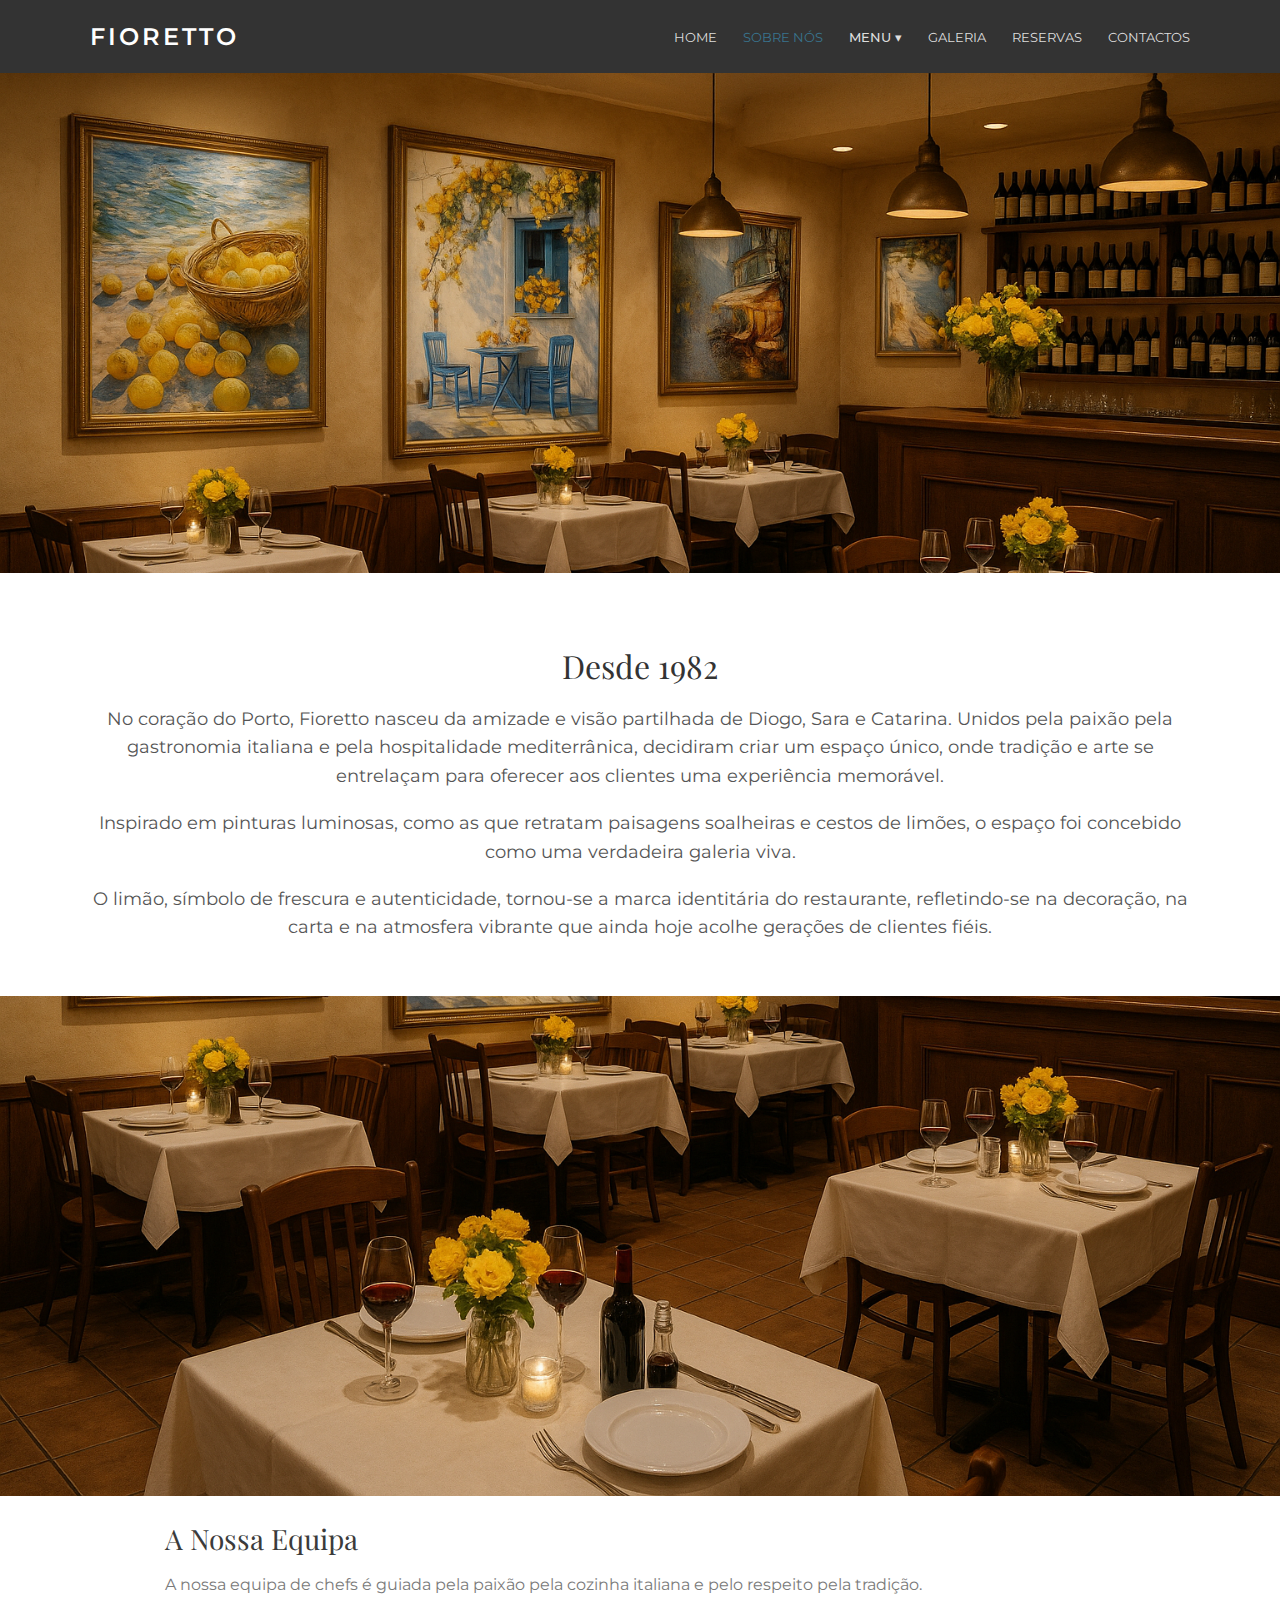
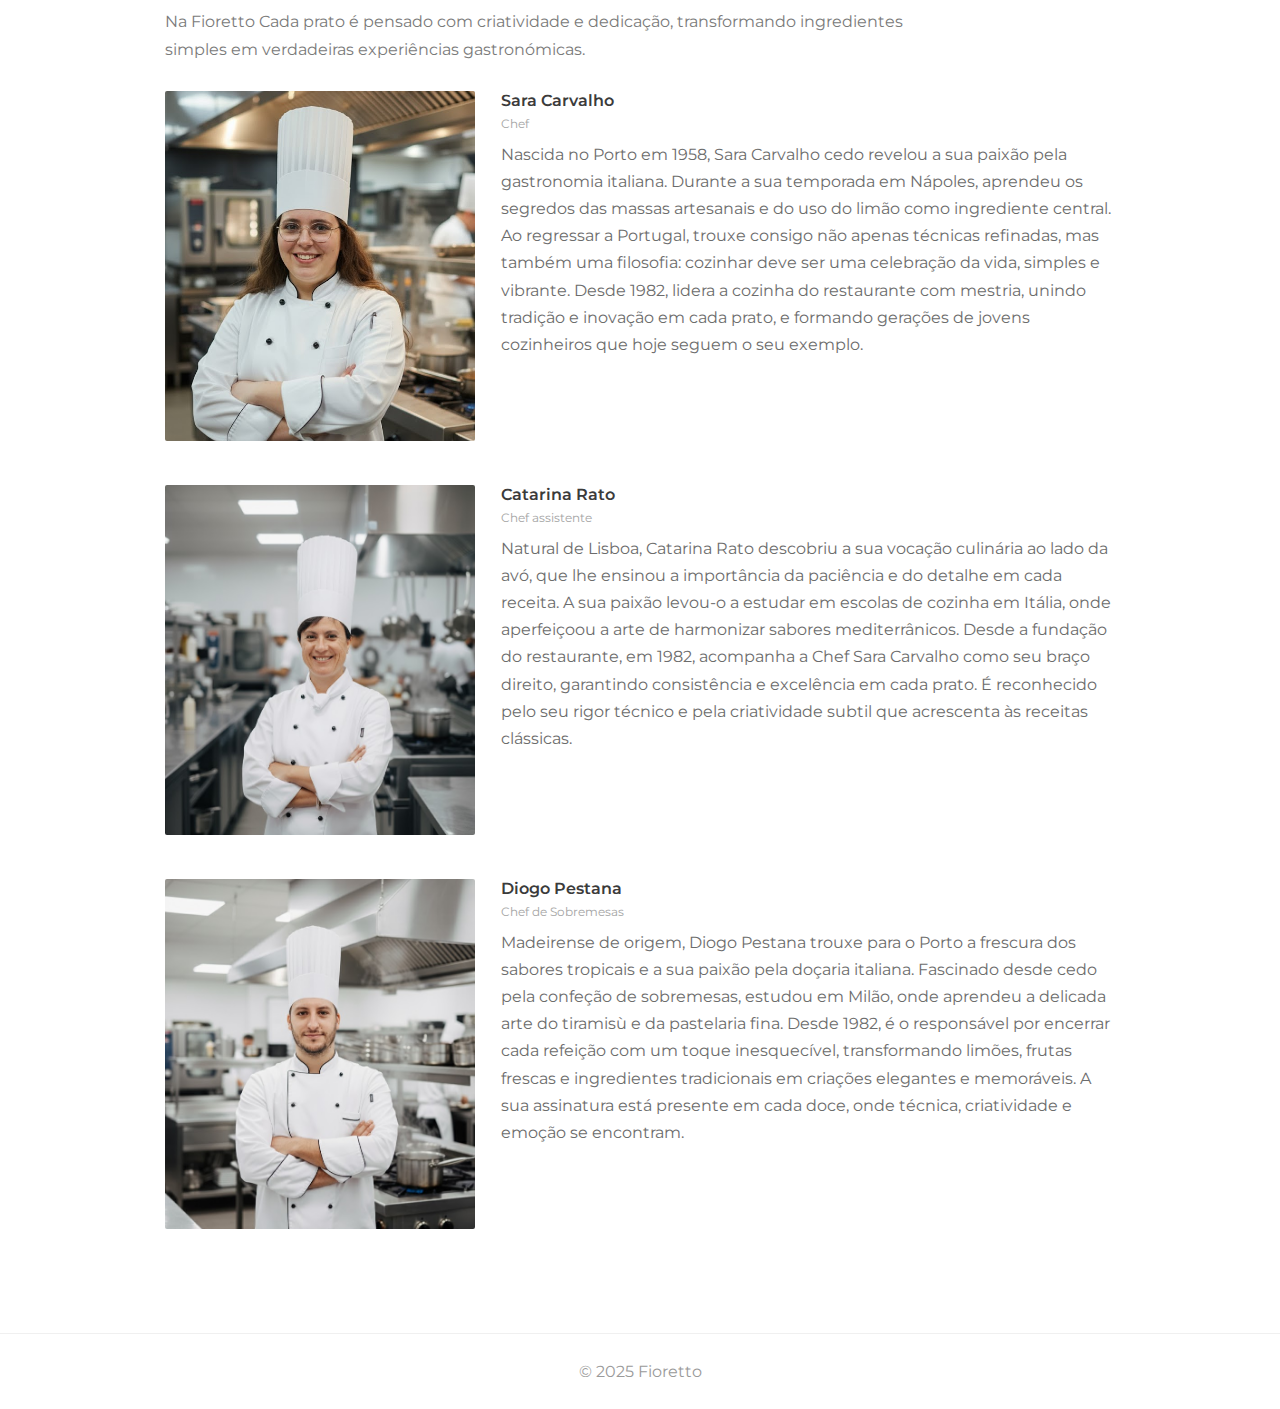
<file: sobre.html>
<!-- FILE: index.html -->
<!doctype html>
<html lang="pt">

<head>
    <meta charset="utf-8" />
    <meta name="viewport" content="width=device-width, initial-scale=1" />
    <title>Sobre Nós</title>
    <link rel="preconnect" href="https://fonts.gstatic.com" crossorigin>
    <link
        href="https://fonts.googleapis.com/css2?family=Montserrat:wght@300;400;600;700&family=Playfair+Display:wght@400;700&display=swap"
        rel="stylesheet">
    <link rel="stylesheet" href="sobre.css">
</head>

<body>
    <header class="topbar">
        <div class="container navwrap">
            <div class="logo">FIORETTO</div>

            <nav class="mainnav" id="mainnav">
                <a href="index.html">HOME</a>
                <a href="sobre.html"class="active">SOBRE NÓS</a>


                <!-- DROPDOWN MENU -->
                <div class="dropdown">
                    <button class="dropbtn">MENU ▾</button>
                      <div class="dropdown-content">
                        <a href="starters.html">Entradas</a>
                        <a href="maincourses.html">Pratos Principais</a>
                        <a href="desserts.html" >Sobremesas</a>
                        <a href="drinks.html">Bebidas</a>
                    </div>
                </div>

                <a href="galeria.html">GALERIA</a>
                <a href="reservas.html">RESERVAS</a>
                <a href="contactos.html">CONTACTOS</a>
            </nav>


            <!-- BOTÃO BURGER PARA MOBILE -->

            <div class="burger" id="burger">
                <div></div>
                <div></div>
                <div></div>
            </div>
        </div>
    </header>

    <main>
        <section class="hero">
            <img src="Imagens/ChatGPT Image 28_10_2025, 09_53_45.png" alt="Flour, tomatoes, and olive oil">
        </section>

        <section class="about container">
            <h2>Desde 1982</h2>
            <p>No coração do Porto, Fioretto nasceu da amizade e visão partilhada de Diogo, Sara e Catarina. Unidos pela
                paixão pela gastronomia italiana e pela hospitalidade mediterrânica, decidiram criar um espaço único,
                onde tradição e arte se entrelaçam para oferecer aos clientes uma experiência memorável.</p>
            <p>Inspirado em pinturas luminosas, como as que retratam paisagens soalheiras e cestos de limões, o espaço
                foi concebido como uma verdadeira galeria viva. </p>
            <p>O limão, símbolo de frescura e autenticidade, tornou-se a marca identitária do restaurante, refletindo-se
                na decoração, na carta e na atmosfera vibrante que ainda hoje acolhe gerações de clientes fiéis.</p>
        </section>

        <section class="hero2">
            <img src="Imagens/ChatGPT Image 28_10_2025, 09_53_45.png" alt="Flour, tomatoes, and olive oil">
        </section>

        <section class="team container">
            <h2 class="team-title">A Nossa Equipa</h2>

            <p class="team-intro">
                A nossa equipa de chefs é guiada pela paixão pela cozinha italiana e pelo respeito pela tradição.
            </p>
            <p class="team-intro">
                Na Fioretto Cada prato é pensado com criatividade e dedicação, transformando ingredientes simples em
                verdadeiras experiências gastronómicas.
            </p>

            <article class="member">
                <div class="member-photo">
                    <img src="Imagens/Chefe_Sara.jpg"
                        alt="Chef Umberto Vincenzo">
                </div>
                <div class="member-body">
                    <h3 class="member-name">Sara Carvalho</h3>
                    <div class="member-role">Chef</div>
                    <p class="member-text">
                        Nascida no Porto em 1958, Sara Carvalho cedo revelou a sua paixão pela gastronomia italiana.
                        Durante a sua temporada em Nápoles, aprendeu os segredos das massas artesanais e do uso do limão
                        como ingrediente central.
                        Ao regressar a Portugal, trouxe consigo não apenas técnicas refinadas, mas também uma filosofia:
                        cozinhar deve ser uma celebração da vida, simples e vibrante.
                        Desde 1982, lidera a cozinha do restaurante com mestria, unindo tradição e inovação em cada
                        prato, e formando gerações de jovens cozinheiros que hoje seguem o seu exemplo.
                    </p>
                </div>
            </article>

            <article class="member">
                <div class="member-photo">
                    <img src="Imagens/Chefe_Rato.jpg"
                        alt="Gerald Mackler">
                </div>
                <div class="member-body">
                    <h3 class="member-name">Catarina Rato</h3>
                    <div class="member-role">Chef assistente</div>
                    <p class="member-text">
                        Natural de Lisboa, Catarina Rato descobriu a sua vocação culinária ao lado da avó, que lhe
                        ensinou a importância da paciência e do detalhe em cada receita.
                        A sua paixão levou-o a estudar em escolas de cozinha em Itália, onde aperfeiçoou a arte de
                        harmonizar sabores mediterrânicos.
                        Desde a fundação do restaurante, em 1982, acompanha a Chef Sara Carvalho como seu braço direito,
                        garantindo consistência e excelência em cada prato. É reconhecido pelo seu rigor técnico e pela
                        criatividade subtil que acrescenta às receitas clássicas.
                    </p>
                </div>
            </article>

            <article class="member">
                <div class="member-photo">
                    <img src="Imagens/Chefe_Diogo.jpg"
                        alt="Mary Walnut">
                </div>
                <div class="member-body">
                    <h3 class="member-name">Diogo Pestana</h3>
                    <div class="member-role">Chef de Sobremesas</div>
                    <p class="member-text">
                        Madeirense de origem, Diogo Pestana trouxe para o Porto a frescura dos sabores tropicais e a sua
                        paixão pela doçaria italiana. 
                        Fascinado desde cedo pela confeção de sobremesas, estudou em Milão, onde aprendeu a delicada arte do tiramisù e da pastelaria fina. Desde 1982, é o
                        responsável por encerrar cada refeição com um toque inesquecível, transformando limões, frutas
                        frescas e ingredientes tradicionais em criações elegantes e memoráveis. 
                        A sua assinatura está
                        presente em cada doce, onde técnica, criatividade e emoção se encontram.
                    </p>
                </div>
            </article>
        </section>
    </main>


    <footer class="site-footer">
        <div class="container">&copy; 2025 Fioretto</div>
    </footer>


</body>

</html>
</file>
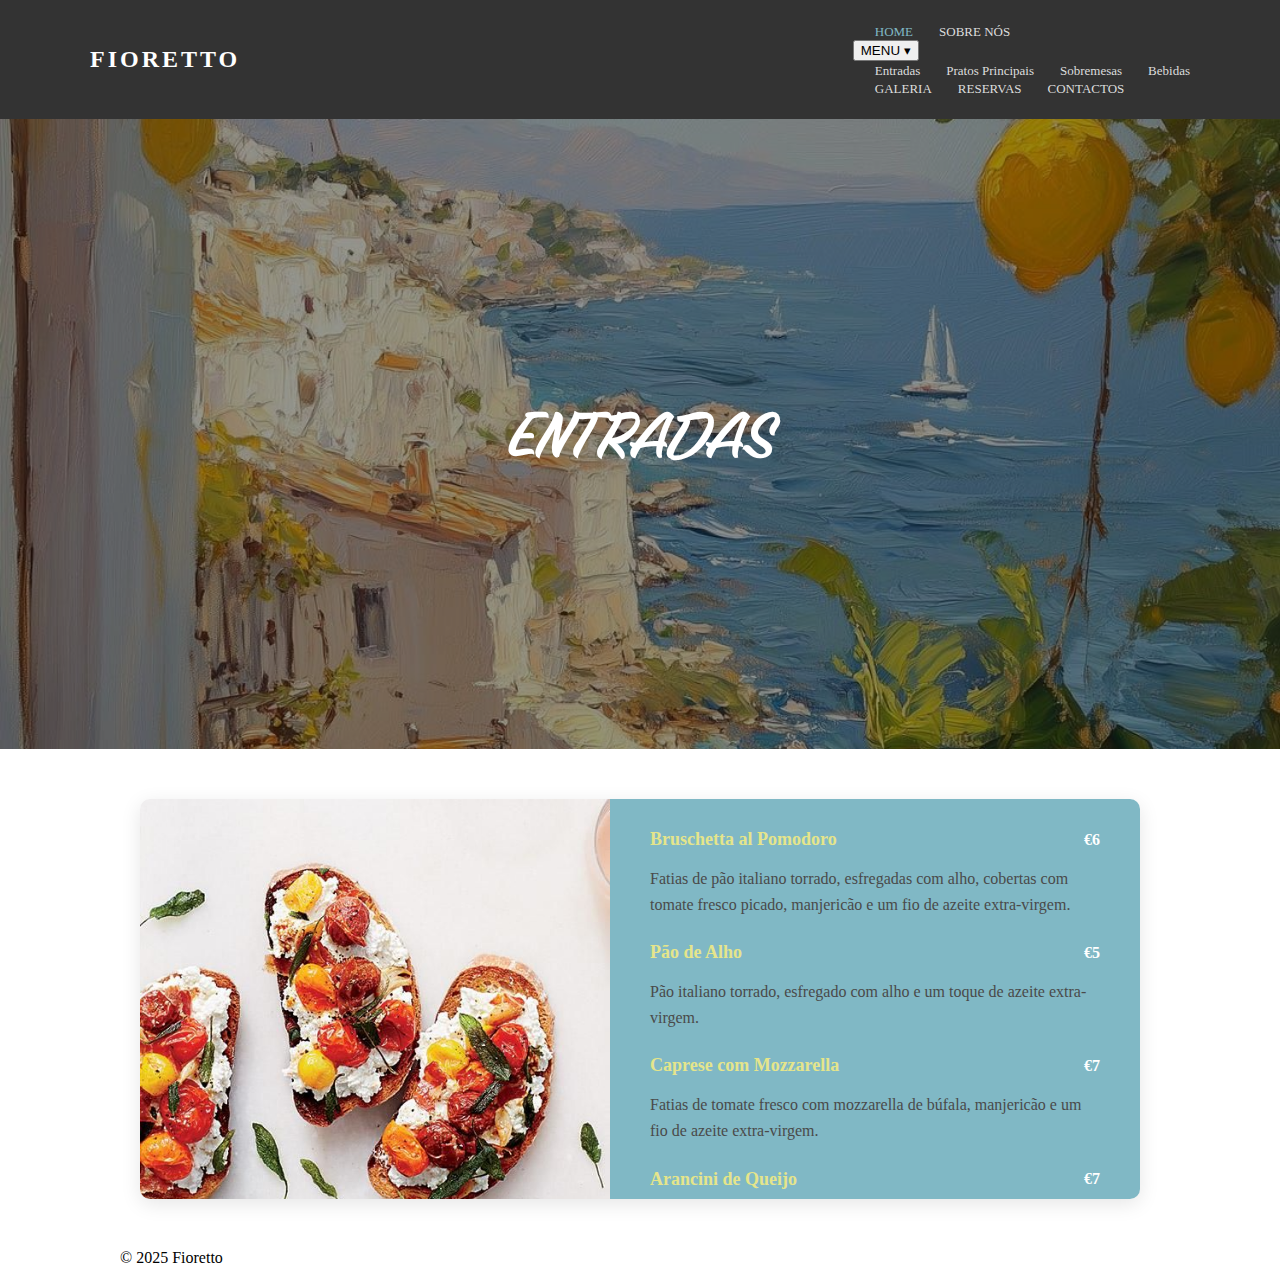
<file: starters.html>
<!DOCTYPE html>
<html lang="en">
  <head>
    <meta charset="UTF-8" />
    <meta name="viewport" content="width=device-width, initial-scale=1.0" />
    <title>Fioretto</title>
    <link href="style2.css" rel="stylesheet" />
    <link
      href="https://fonts.googleapis.com/css2?family=Great+Vibes&family=Open+Sans:wght@300;400;600;700&display=swap"
      rel="stylesheet"
    />
    <link
      href="https://fonts.googleapis.com/css2?family=Birthstone&family=Jura:wght@300..700&display=swap"
      rel="stylesheet"
    />
    <link
      href="https://cdn.jsdelivr.net/npm/bootstrap@5.3.8/dist/css/bootstrap.min.css"
      rel="stylesheet"
      integrity="sha384-sRIl4kxILFvY47J16cr9ZwB07vP4J8+LH7qKQnuqkuIAvNWLzeN8tE5YBujZqJLB"
      crossorigin="anonymous"
    />
  </head>
  <body>
    <!-- NAVBAR -->
<header class="topbar">
  <div class="container navwrap">
    <div class="logo">FIORETTO</div>

  <nav class="mainnav" id="mainnav">
  <a href="index.html" class="active">HOME</a>
  <a href="sobre.html">SOBRE NÓS</a>

     
  <!-- DROPDOWN MENU -->
  <div class="dropdown">
    <button class="dropbtn">MENU ▾</button>
    <div class="dropdown-content">
      <a href="starters.html" target="_blank">Entradas</a>
      <a href="maincourses.html" target="_blank">Pratos Principais</a>
      <a href="desserts.html" target="_blank">Sobremesas</a>
      <a href="drinks.html" target="_blank">Bebidas</a>
    </div>
  </div>

  <a href="galeria.html">GALERIA</a>
  <a href="reservas.html">RESERVAS</a>
  <a href="contactos.html">CONTACTOS</a>
</nav>

        <!-- BOTÃO BURGER PARA MOBILE -->

        <div class="burger" id="burger">
          <div></div>
          <div></div>
          <div></div>
        </div>
      </div>
    </header>

    <script>
      const burger = document.getElementById("burger");
      const nav = document.getElementById("mainnav");

      burger.addEventListener("click", () => {
        nav.classList.toggle("active");
      });
    </script>

    <!-- CABEÇALHO -->
   <section class="hero2">
    <div class="overlay">
      <h1>ENTRADAS</h1>
    </div>
  </section>
  
    <section class="split-carousel-section">
      <div class="carousel-column image-column">
<div id="imageCarousel" class="carousel slide" data-bs-interval="false">
          <div class="carousel-inner">
            <div class="carousel-item active">
              <img src="Imagens/bruschettaaa.jpg" class="d-block w-100" alt="Starter 1" />
              <div class="carousel-overlay"></div>
            </div>

            <div class="carousel-item">
              <img src="Imagens/caprese.jpg" class="d-block w-100" alt="Starter 2" />
              <div class="carousel-overlay"></div>
            </div>

            <div class="carousel-item">
              <img src="Imagens/panza.png" class="d-block w-100" alt="Starter 3" />
              <div class="carousel-overlay"></div>
            </div>

            <div class="carousel-item">
              <img src="Imagens/ceviche.jpg" class="d-block w-100" alt="Starter 4" />
              <div class="carousel-overlay"></div>
            </div>

             <div class="carousel-item">
              <img src="Imagens/carne.png" class="d-block w-100" alt="Starter 4" />
              <div class="carousel-overlay"></div>
            </div>
             </div>
          

<a
  class="carousel-control-prev"
  href="#imageCarousel"
  role="button"
  data-bs-slide="prev"
>
  <span class="carousel-control-prev-icon" aria-hidden="true"></span>
  <span class="visually-hidden">Previous</span>
</a>

<a
  class="carousel-control-next"
  href="#imageCarousel"
  role="button"
  data-bs-slide="next"
>
  <span class="carousel-control-next-icon" aria-hidden="true"></span>
  <span class="visually-hidden">Next</span>
</a>

<a
  class="carousel-control-next"
  href="#imageCarousel"
  role="button"
  data-bs-slide="next"
>
  <span class="carousel-control-next-icon" aria-hidden="true"></span>
  <span class="visually-hidden">Next</span>
</a>

        </div>
      </div>

 <div class="carousel-column text-column">
<div id="textCarousel" class="carousel slide" data-bs-interval="false">
  <div class="carousel-inner">

    <!-- Slide 1 -->
    <div class="carousel-item active">
      <div class="carousel-text-content">
        <div class="dish-line">
          <span class="dish-name">Bruschetta al Pomodoro</span>
          <span class="dish-price">€6</span>
        </div>
        <p>Fatias de pão italiano torrado, esfregadas com alho, cobertas com tomate fresco picado, manjericão e um fio de azeite extra-virgem.</p>

        <div class="dish-line">
          <span class="dish-name">Pão de Alho</span>
          <span class="dish-price">€5</span>
        </div>
        <p>Pão italiano torrado, esfregado com alho e um toque de azeite extra-virgem.</p>
      </div>
    </div>

    <!-- Slide 2 -->
    <div class="carousel-item">
      <div class="carousel-text-content">
        <div class="dish-line">
          <span class="dish-name">Caprese com Mozzarella</span>
          <span class="dish-price">€7</span>
        </div>
        <p>Fatias de tomate fresco com mozzarella de búfala, manjericão e um fio de azeite extra-virgem.</p>

        <div class="dish-line">
          <span class="dish-name">Arancini de Queijo</span>
          <span class="dish-price">€7</span>
        </div>
        <p>Bolinhos de arroz recheados com queijo derretido, empanados e fritos até ficarem dourados e crocantes.</p>
      </div>
    </div>

    <!-- Slide 3 (se houver mais pratos) -->
    <div class="carousel-item">
      <div class="carousel-text-content">
        <div class="dish-line">
          <span class="dish-name">Salada Caprese</span>
          <span class="dish-price">€6</span>
        </div>
        <p>Tomate fresco, mozzarella de búfala, manjericão e azeite extra-virgem.</p>

        <div class="dish-line">
          <span class="dish-name">Salada Panzanella</span>
          <span class="dish-price">€6</span>
        </div>
        <p>Pão italiano tostado, tomate, pepino, cebola roxa, manjericão e vinagre balsâmico.</p>
      </div>
    </div>

      <!-- Slide 4 (se houver mais pratos) -->
    <div class="carousel-item">
      <div class="carousel-text-content">
        <div class="dish-line">
          <span class="dish-name">Ceviche di Mare</span>
          <span class="dish-price">€8</span>
        </div>
        <p>Camarões, lulas e mexilhões marinados em limão, azeite e ervas frescas.</p>

        <div class="dish-line">
          <span class="dish-name">Cozze alla Marinara</span>
          <span class="dish-price">€8</span>
        </div>
        <p>Mexilhões cozidos com tomate, alho, vinho branco e salsa.</p>
      </div>
    </div>

   <div class="carousel-item">
      <div class="carousel-text-content">
        <div class="dish-line">
          <span class="dish-name">Carpaccio di Manzo</span>
          <span class="dish-price">€9</span>
        </div>
        <p>Fatias finas de carne de vaca crua, temperadas com azeite, limão, parmesão e rúcula.</p>

        <div class="dish-line">
          <span class="dish-name">Prosciutto e Melone</span>
          <span class="dish-price">€9</span>
        </div>
        <p>Presunto cru italiano servido com fatias de melão fresco, combinação clássica doce-salgada.</p>
      </div>
    </div>
  </div>
</div>

    </div>
  </div>
</div>
    </section>

<script src="https://cdn.jsdelivr.net/npm/@popperjs/core@2.11.6/dist/umd/popper.min.js" integrity="sha384-oBqDVmMz9ATKxIep9tiCxS/Z9fNfEXiDAYTujMAeBAsjFuCZSmKbSSUnQlmh/jp3" crossorigin="anonymous"></script>
<script src="https://cdn.jsdelivr.net/npm/bootstrap@5.2.3/dist/js/bootstrap.min.js" integrity="sha384-cuYeSxntonz0PPNlHhBs68uyIAVpIIOZZ5JqeqvYYIcEL727kskC66kF92t6Xl2V" crossorigin="anonymous"></script>
    <script>
const imageCarousel = document.querySelector('#imageCarousel');
const textCarousel = document.querySelector('#textCarousel');

imageCarousel.addEventListener('slide.bs.carousel', function (e) {
  const nextIndex = e.to;
  const textItems = textCarousel.querySelectorAll('.carousel-item');
  textItems.forEach((item, i) => item.classList.remove('active'));
  textItems[nextIndex].classList.add('active');
});
    </script>

        <!-- FOOTER -->
    <footer class="site-footer">
        <div class="container">&copy; 2025 Fioretto</div>
    </footer>

    <script
      src="https://cdn.jsdelivr.net/npm/bootstrap@5.3.8/dist/js/bootstrap.bundle.min.js"
      crossorigin="anonymous"
    ></script>
  </body>
</html>
</file>
<file: index.css>
@charset "utf-8";

:root {
  --dark: #2f2f2f;
  --accent: #ff7f2a;
  --muted: #9a9a9a;
  --maxw: 1100px;
}

* { box-sizing: border-box; }

html, body {
  height: 100%;
  margin: 0;
  font-family: 'Montserrat', sans-serif;
  color: #333;
}

.container { max-width: var(--maxw); margin: 0 auto; padding: 0 30px; }

/* NAVBAR */
.topbar {
    background: #333;
    position: relative;
    z-index: 1000;
}

.navwrap {
    display: flex;
    align-items: center;
    justify-content: space-between;
    padding: 22px 0;
}

.logo {
    letter-spacing: 3px;
    font-weight: 600;
    color: #fff;
    font-size: 24px;
}

/* MENU DESKTOP */
.mainnav a {
    color: #ddd;
    text-decoration: none;
    margin-left: 22px;
    font-size: 13px;
    transition: color 0.3s;
}

.mainnav a:hover,
.mainnav a.active {
    color: var(--accent);
}

/* MENU BURGER */
.burger {
    display: none; /* escondido no desktop */
    flex-direction: column;
    justify-content: space-between;
    width: 30px;
    height: 21px;
    cursor: pointer;
}

.burger div {
    height: 3px;
    width: 100%;
    background-color: var(--accent);
    border-radius: 2px;
}

/* Responsividade Mobile */
@media (max-width: 768px) {
    .burger {
        display: flex;
    }

    .mainnav {
        display: none;
        flex-direction: column;
        position: absolute;
        top: 70px;
        right: 0;
        width: 200px;
        background-color: #333;
        padding: 20px;
        border-radius: 0 0 5px 5px;
        box-shadow: 0 4px 10px rgba(0,0,0,0.3);
    }

    .mainnav a {
        margin: 10px 0;
    }

    .mainnav.active {
        display: flex;
    }
}

.burger.active div:nth-child(1) { transform: rotate(45deg) translate(5px,5px); }
.burger.active div:nth-child(2) { opacity: 0; }
.burger.active div:nth-child(3) { transform: rotate(-45deg) translate(5px,-5px); }
.mainnav.open { display: flex; flex-direction: column; gap: 15px; position: absolute; top: 60px; left: 0; width: 100%; background: #333; padding: 20px; }

/* CABEÇALHO */
.hero {
  background: url('Imagens/pictures-of-pizza-23-1.jpg') center/cover no-repeat;
  height: 100vh;
  display: flex;
  align-items: center;
  justify-content: center;
  text-align: center;
  color: white;
  position: relative;
}
.hero::before {
  content: "";
  position: absolute;
  top: 0; left: 0;
  width: 100%; height: 100%;
  background: rgba(0,0,0,0.4);
}
.overlay { position: relative; z-index: 2; }
.hero h1 { font-size: 80px; font-family: "Birthstone", cursive; margin: 0; }
.hero p { font-size: 20px; margin: 20px 0; }
.cta {
  background: var(--accent); border: none; color: #fff; padding: 15px 30px;
  font-weight: bold; cursor: pointer; border-radius: 10px; font-size: 18px;
}

/* SECÇÃO PROMO */
.promo-section { display: flex; justify-content: center; padding: 60px 0; padding-bottom: 10px; wrap; }
.promo-card { color: #fff; text-align: center; padding: 20px; flex: 1 1 250px; display: flex; flex-direction: column; align-items: center; gap: 15px; border-radius: 8px; }
.promo-card.orange { background: var(--accent); margin-bottom: 20px; border-radius:8px ; }
.promo-card.gray { background: #333;border-radius:8px; }
.promo-right {
    text-align: center;
    display: flex;
    flex-direction: column;
    align-items: center;
    gap: 15px;
}

.promo-right h3 {
    font-size: 50px;
    font-weight: bold;
    text-align: center;
    margin-bottom: 20px; /* smaller space below the title */
    margin-top: 20px;
  }

.promo-right p {
    color: var(--dark);
    font-size: 20px;
    text-align: justify;
    max-width: 500px;
    margin: 0 auto;
}

.promo-right a {
    color: var(--accent);
    text-decoration: none;
    text-align: center;
    font-size: 20px;
    margin-top: 15px;
}

.promo-section {
    background-color: #fae2b4;
}


/* SECÇÃO CATEGORIAS DE COMIDA */
.food-categories {
    display: flex;
    justify-content: center; /* centrar os cartões */
    text-align: center;
    gap: 20px; /*espaçamento entre cards */
    margin-top: 30px;
    margin-left:90px;
    margin-bottom: 50px;
  }

.category { width: 250px; }
.category img {
    width: 100%; 
    max-width: 250px;
    height: auto;
    object-fit: cover;
    border-radius: 8px;
}

.category h4 {
    background: var(--accent);
    color: #fff;
    padding: 10px 0;
    margin: 0;
    width: 100%; 
    border-radius: 8px;
}

/* SECÇÃO O CHEFE RECOMENDA */
.chef-recommends { text-align: center; padding: 50px 20px; }
.recommend-grid { display: grid; grid-template-columns: repeat(auto-fit, minmax(220px, 1fr)); gap: 20px; }
.dish { position: relative; }
.dish img { width: 100%; height: 200px; object-fit: cover; border-radius: 8px; }
.tag {
  position: absolute;
  top: 10px; left: 10px;
  background: var(--accent);
  color: #fff;
  padding: 5px 8px;
  font-size: 0.8em;
  font-weight: bold;
  border-radius: 4px;
}
.price { color: var(--accent); font-weight: bold; margin-top: 5px; }
.chef-recommends {
    background-color: #fae2b4;
}


/* RESERVAS ONLINE */
.book-online { display: flex; justify-content: space-between; flex-wrap: wrap; padding: 40px 10%; background: #fff7f0; gap: 20px; }
.book-content { max-width: 500px; }
.book-btn { background: var(--accent); color: #fff; border: none; padding: 10px 20px; cursor: pointer; font-weight: bold; margin-top: 15px; }
.book-img img { width: 100%; max-width: 500px; border-radius: 10px; }

/* FOOTER */
        .footer {
            background-color: #3d3d3d;
            color: #ffffff;
            padding: 60px 0 30px;
            margin-top: 80px;
        }
        
        .footer h4 {
            font-size: 20px;
            font-weight: 700;
            margin-bottom: 25px;
            letter-spacing: 0.5px;
        }
        
        .footer p, .footer a {
            color: #e0e0e0;
            font-size: 1rem;
            line-height: 1.8;
            text-decoration: none;
        }
        
        .footer a:hover {
            color: #ffffff;
        }
        
        .contact-item {
            display: flex;
            align-items: flex-start;
            margin-bottom: 15px;
        }

        #instagram {
            width: 100px;
        }

        /* RESPONSIVIDADE GERAL */
        @media (max-width: 768px) {
          .hero h1 { font-size: 50px; }
          .hero p { font-size: 16px; }
          .cta { font-size: 16px; padding: 10px 20px; }
          .food-categories { flex-direction: column; gap: 20px; margin-left: 0; align-items: center; }
          .recommend-grid { grid-template-columns: 1fr; }
          .promo-section { flex-direction: column; }
          .promo-card { width: 100%; }
          .book-online { flex-direction: column; align-items: center; }
          .footer { padding: 40px 0 20px; margin-top: 60px; }
          .footer .col-lg-4 { margin-bottom: 30px; }
          #instagram { width: 80px; }
        }
</file>
<file: contactos.css>
@charset "utf-8";
:root{
--dark:#2f2f2f;
--accent:#ff7f2a; /* orange accent */
--muted:#9a9a9a;
--maxw:1100px;
}
*{box-sizing:border-box}
html,body{height:100%;margin:0;font-family:'Montserrat',sans-serif;color:#333}
.container{max-width:var(--maxw);margin:0 auto;padding:0 30px}


/* Top bar */
.topbar{background:#333;color:#fff}
.navwrap{display:flex;align-items:center;justify-content:space-between;padding:22px 0}
.logo{letter-spacing:3px;font-weight:600}
.mainnav a{color:#ddd;text-decoration:none;margin-left:22px;font-size:13px}
.mainnav a.active{color:var(--accent)}
.cart{margin-left:12px}
.cartcount{color:var(--accent);margin-left:6px}


/* breadcrumb */
.breadcrumb{background:#fff;padding:26px 0;border-bottom:1px solid #f0f0f0}
.breadcrumb a{color:var(--accent);text-decoration:none;margin-right:12px}
.breadcrumb .muted{color:var(--muted)}


/* hero section */
.contact-hero{background:#fff;padding:56px 0}
.columns{display:flex;gap:30px;align-items:flex-start}
.col{flex:1}
.contact h1,.hours h1{font-family:'Playfair Display',serif;font-weight:400;font-size:34px;color:#3b3b3b;margin:0 0 18px}
.address{color:#6c6c6c;line-height:1.8}
.tel a{color:var(--accent);text-decoration:none}
.hours p{color:#6c6c6c}
.call a{color:var(--accent);text-decoration:none}


/* spacing to mimic image: left column slightly narrower */
.columns .contact{flex:0 0 48%}
.columns .hours{flex:0 0 40%}


/* map section - full width look */
.map{height:330px;overflow:hidden}
.map-inner{height:100%;background-image:url('map.jpg');background-size:cover;background-position:center center}


/* small screens */
@media (max-width:900px){
.columns{flex-direction:column}
.columns .contact,.columns .hours{flex:1}
.container{padding:0 18px}
}


/* footer */
.site-footer{background:#fff;border-top:1px solid #f0f0f0;padding:28px 0;text-align:center;color:var(--muted)}


/* Additional tiny styles to mimic typography */
h1{font-weight:300}
</file>
<file: style2.css>
@charset "utf-8";

:root {
  --dark: #2f2f2f;
  --accent: #ff7f2a;
  --muted: #9a9a9a;
  --maxw: 1100px;
}

* {
  box-sizing: border-box;
}

html,
body {
  height: 100%;
  margin: 0;
  min-height: 100vh;
}

.container {
  max-width: var(--maxw);
  margin: 0 auto;
  padding: 0 30px;
}

/* NAVBAR */
.topbar {
  background: #333;
  color: #fff;
  position: relative;
  z-index: 1000;
}

.navwrap {
  display: flex;
  align-items: center;
  justify-content: space-between;
  padding: 22px 0;
}

.logo {
  letter-spacing: 3px;
  font-weight: 600;
  color: #fff;
  font-size: 24px;
}

/* Desktop menu */
.mainnav a {
  color: #ddd;
  text-decoration: none;
  margin-left: 22px;
  font-size: 13px;
  transition: color 0.3s;
}

.mainnav a:hover,
.mainnav a.active {
  color:#80b8c5;
}

/* Burger menu */
.burger {
  display: none; /* hidden on desktop */
  flex-direction: column;
  justify-content: space-between;
  width: 30px;
  height: 21px;
  cursor: pointer;
}

.burger div {
  height: 3px;
  width: 100%;
  background-color: var(--accent);
  border-radius: 2px;
}

/* Mobile styles */
@media (max-width: 768px) {
  .burger {
    display: flex;
  }

  .mainnav {
    display: none;
    flex-direction: column;
    position: absolute;
    top: 70px;
    right: 0;
    width: 200px;
    background-color: #333;
    padding: 20px;
    border-radius: 0 0 5px 5px;
    box-shadow: 0 4px 10px rgba(0, 0, 0, 0.3);
  }

  .mainnav a {
    margin: 10px 0;
  }

  .mainnav.active {
    display: flex;
  }
}

.burger.active div:nth-child(1) {
  transform: rotate(45deg) translate(5px, 5px);
}
.burger.active div:nth-child(2) {
  opacity: 0;
}
.burger.active div:nth-child(3) {
  transform: rotate(-45deg) translate(5px, -5px);
}
.mainnav.open {
  display: flex;
  flex-direction: column;
  gap: 15px;
  position: absolute;
  top: 60px;
  left: 0;
  width: 100%;
  background: #333;
  padding: 20px;
}

/* HERO */
.hero {
  background: url("Imagens/menuimage.jpg") no-repeat center center;
  background-size: cover; /* garante que cobre toda a tela sem repetir */
  height: 100vh;
  display: flex;
  align-items: center;
  justify-content: center;
  text-align: center;
  color: white;
  position: relative;
}

.hero::before {
  content: "";
  position: absolute;
  top: 0;
  left: 0;
  width: 100%;
  height: 100%;
  background: rgba(0, 0, 0, 0.4);
}
.overlay {
  position: relative;
  z-index: 2;
}
.hero h1 {
  font-size: 80px;
  font-family: "Birthstone", cursive;
  margin: 0;
}
.hero p {
  font-size: 20px;
  margin: 20px 0;
}
.cta {
  background: var(--accent);
  border: none;
  color: #fff;
  padding: 15px 30px;
  font-weight: bold;
  cursor: pointer;
  border-radius: 10px;
  font-size: 18px;
}

/* Menu Section */
.menu-section {
  padding: 60px 0;
}

.menu-grid {
  width: 90%;
  max-width: 1100px;
  margin: 0 auto;
  display: flex;
  justify-content: space-between;
  gap: 40px;
}

.menu-column {
  width: 48%;
}

.menu-item {
  margin-bottom: 30px;
}

.menu-item h3 {
  font-size: 15px;
  color: #39748e;
  font-weight: 400;
  border-bottom: 1px dotted #ccc;
  padding-bottom: 5px;
  margin-bottom: 5px;
  position: relative;
}

.menu-item h3 span {
  position: absolute;
  right: 0;
  color: #5a6d7e;
  font-weight: 700;
}

.menu-item p {
  font-size: 12px;
  color: #bbb;
}

/* =====  Menu  ===== */
.menu-dark {
  background-color: #fae2b4;
  color: #333; /* Corrigido para melhor contraste */
  padding: 80px 0;
}

.menu-block {
  width: 90%;
  max-width: 1100px;
  margin: 120px auto 80px;
  text-align: center;
}

.menu-category {
  font-size: 28px;
  color: #eec37b;
  margin-bottom: 20px;
  font-family: "Playfair Display", serif;
  letter-spacing: 1px;
}

.menu-category a {
  color: #eec37b;
}

.menu-category a:hover {
  color: rgb(255, 255, 255);
}

.menu-content {
  font-size: 28px;
  color: #eec37b;
  margin-bottom: 20px;
  font-family: "Playfair Display", serif;
  letter-spacing: 1px;
}

.menu-content a {
  color: #ff2626;
}

.menu-content a:hover {
  color: rgb(192, 71, 71);
}

.menu-dark > .menu-block:nth-of-type(odd) .menu-category {
  text-align: right;
}

.menu-dark > .menu-block:nth-of-type(even) .menu-category {
  text-align: left;
}

.menu-content {
  display: flex;
  align-items: center;
  justify-content: space-between;
  gap: 50px;
  flex-wrap: wrap;
}

.menu-dark > .menu-block:nth-of-type(even) .menu-content {
  flex-direction: row-reverse;
}

.menu-image {
  width: 40%;
  border-radius: 70px;
  box-shadow: 0 5px 20px rgba(0, 0, 0, 0.4);
}

.menu-list {
  list-style: none;
  width: 50%;
  text-align: left;
  color: hsl(0, 61%, 52%);
  font-size: 18px;
}

.menu-list li {
  margin-bottom: 20px;
  border-bottom: 1px dotted #444;
  padding-bottom: 10px;
}

.menu-text {
  display: flex;
  justify-content: space-between;
  align-items: center;
}

.item-desc {
  color: #f3a047;
  font-size: 13px;
  margin-top: 5px;
}

@media (max-width: 900px) {
  .menu-content,
  .menu-content.reverse {
    flex-direction: column;
    text-align: center;
  }

  .menu-list,
  .menu-image {
    width: 100%;
  }

  .menu-list {
    text-align: center;
  }
}

/* FOOTER */
.footer {
  background-color: #3d3d3d;
  color: #ffffff;
  padding: 60px 0 30px;
  margin-top: 0px;
}

.footer h4 {
  font-size: 20px;
  font-weight: 700;
  margin-bottom: 25px;
  letter-spacing: 0.5px;
}

.footer p,
.footer a {
  color: #e0e0e0;
  font-size: 1rem;
  line-height: 1.8;
  text-decoration: none;
}

.footer a:hover {
  color: #ffffff;
}

.contact-item {
  display: flex;
  align-items: flex-start;
  margin-bottom: 15px;
}

#instagram {
  width: 100px;
}

/* RESPONSIVE */
@media (max-width: 768px) {
  .burger {
    display: flex;
  }
  .mainnav {
    display: none;
    flex-direction: column;
    gap: 15px;
  }
  .hero h1 {
    font-size: 50px;
  }
  .hero p {
    font-size: 16px;
  }
  .cta {
    font-size: 16px;
    padding: 10px 20px;
  }

  .footer {
    padding: 40px 0 20px;
    margin-top: 60px;
  }
  .footer .col-lg-4 {
    margin-bottom: 30px;
  }
  #instagram {
    width: 80px;
  }
}

/**CAROUSEL*/

.split-carousel-section {
  display: flex;
  max-width: 1000px;
  margin: 50px auto;
  box-shadow: 0 5px 20px rgba(0, 0, 0, 0.1);
  border-radius: 10px;
  overflow: hidden;
  position: relative; /* Adicionado: Essencial para Z-index */
}

.carousel-column {
  flex: 1;
  position: relative;
  height: 400px;
}

/* Coluna de Imagem (Esquerda) */
.image-column {
  background-color: transparent;
  /* O ID #imageCarousel é o elemento mais importante aqui */
}

/* 1. O Carrossel de Imagem (o pai) TEM de ser relativo */
#imageCarousel {
  height: 100%;
  width: 100%;
  position: relative;
}

/* 2. O Item do Carrossel (o pai da imagem/overlay) TEM de ser relativo */
#imageCarousel .carousel-item {
  position: relative;
  height: 100%;
}

/* 3. A Imagem deve preencher o item */
#imageCarousel .carousel-item img {
  height: 100%;
  width: 100%;
  object-fit: cover;
}

/* 5. OS CONTROLOS (AS SETAS) DEVEM TER O MAIOR Z-INDEX */
.image-column .carousel-control-prev,
.image-column .carousel-control-next {
  z-index: 10; /* Garante que os botões ficam por cima do overlay */
  width: 15%;
  background: transparent;
  opacity: 0.8;
}

.image-column .carousel-control-prev:hover,
.image-column .carousel-control-next:hover {
  background: rgba(0, 0, 0, 0.3);
}

/* Coluna de Texto (Direita) - Estilos mantidos para layout */
.text-column {
  background-color: #80b8c5;
  padding: 30px;
  display: flex;
  align-items: center;
}

#textCarousel {
  height: 100%;
  width: 100%;
}

.carousel-text-content h3 {
  font-family: "Playfair Display", serif;
  font-size: 28px;
  color: #e38a4e;
  margin-bottom: 15px;
}

.carousel-text-content p {
  font-size: 16px;
  line-height: 1.6;
  margin-bottom: 25px;
}

.carousel-text-content {
  padding: 0 10px;
  color: #4a4a4a;
}

.dish-line {
  display: flex;
  justify-content: space-between; /* pushes items to edges */
  align-items: center;
  margin-bottom: 10px;
  color: beige;
}

.dish-name {
  font-weight: 600;
  font-size: 18px;
  color: rgb(229, 229, 139);
}

.dish-price {
  font-weight: 700;
  font-size: 16px;
  color: var(--accent); /* optional highlight color */
  color: white;
}

/*HERO STARTERS*/
.hero2 {
  background: url("Quadros/SLIDE2.png") no-repeat center center;
  background-size: cover; /* garante que ocupa todo o espaço sem repetir */
  height: 70vh;
  display: flex;
  align-items: center;
  justify-content: center;
  text-align: center;
  color: white;
  position: relative;
}

/*HERO MAIN COURSES*/
.hero3 {
  background: url("Quadros/SLIDE3.png") no-repeat center center;
  background-size: cover; /* garante que ocupa todo o espaço sem repetir */
  height: 70vh;
  display: flex;
  align-items: center;
  justify-content: center;
  text-align: center;
  color: white;
  position: relative;
}

/*HERO DESSERTS*/
.hero4 {
  background: url("Quadros/SLIDE4.png") no-repeat center center;
  background-size: cover; /* garante que ocupa todo o espaço sem repetir */
  height: 70vh;
  display: flex;
  align-items: center;
  justify-content: center;
  text-align: center;
  color: white;
  position: relative;
}

/*HERO DRINKS*/
.hero5 {
  background: url("Quadros/SLIDE5.jpg") no-repeat center center;
  background-size: cover; /* garante que ocupa todo o espaço sem repetir */
  height: 70vh;
  display: flex;
  align-items: center;
  justify-content: center;
  text-align: center;
  color: white;
  position: relative;
}

.hero2::before,
.hero3::before,
.hero4::before,
.hero5::before {
  content: "";
  position: absolute;
  top: 0;
  left: 0;
  width: 100%;
  height: 100%;
  background: rgba(0, 0, 0, 0.4); /* overlay darkness */
  z-index: 1; /* behind content */
}

.hero2 .overlay,
.hero3 .overlay,
.hero4 .overlay,
.hero5 .overlay {
  position: relative;
  z-index: 2;
}

.hero2 h1,
.hero3 h1,
.hero4 h1,
.hero5 h1 {
  font-family: "Birthstone", cursive;
  font-size: 80px; /* adjust if needed */
  margin: 0;
}

/*BEBIDAS*/

.drinks-section {
  background-color: #faedcf;
  padding: 80px 20px;
  position: relative;
}

.drinks-container {
  max-width: 1100px;
  margin: 0 auto;
  display: flex;
  align-items: flex-start;
  justify-content: space-between;
  gap: 20px;
  flex-wrap: wrap;
}

.drink-box {
  flex: 1;
  background-color: #fff;
  padding: 40px 30px;
  border-radius: 20px;
  box-shadow: 0 5px 20px rgba(0, 0, 0, 0.1);
  min-width: 250px;
  position: relative;
}

.drink-box h2 {
  font-family: "Birthstone", cursive;
  font-size: 42px;
  margin-bottom: 25px;
  color: #e38a4e;
  text-align: center;
}

.drink-box ul {
  list-style: none;
  padding: 0;
  margin: 0;
}

.drink-box li {
  font-size: 18px;
  margin-bottom: 15px;
  color: #4a4a4a;
  display: flex;
  justify-content: space-between;
}

.drink-price {
  font-weight: 700;
  color: var(--accent);
}

/* Separadores / photobooths */
.separator {
  display: flex;
  justify-content: center;
  align-items: center;
  flex-shrink: 0;
}

.separator img {
  height: 300px;
  width: auto;
  border-radius: 15px;
  box-shadow: 0 5px 20px rgba(0, 0, 0, 0.2);
}

/* Responsivo */
@media (max-width: 1200px) {
  .drinks-container {
    flex-direction: column;
    align-items: center;
    gap: 40px;
  }

  .separator img {
    height: 250px;
    margin: 20px 0;
  }

  .drink-box h2 {
    font-size: 36px;
  }

  .drink-box li {
    font-size: 16px;
  }
}

.drinks-grid {
  display: flex;
  justify-content: space-between;
  flex-wrap: wrap;
  gap: 20px;
}

.drink-box {
  background-color: #fff;
  flex: 1 1 220px;
  padding: 25px;
  border-radius: 15px;
  text-align: center;
  box-shadow: 0 5px 15px rgba(0, 0, 0, 0.1);
}

.drink-box h3 {
  font-family: "Birthstone", cursive;
  font-size: 24px;
  margin-bottom: 10px;
  color: #e38a4e;
}

.drink-box p {
  font-size: 14px;
  color: #555;
  margin-bottom: 15px;
}

.btn-accent {
  background-color: #ff7f2a;
  color: #fff;
  border: none;
  padding: 8px 18px;
  border-radius: 8px;
  cursor: pointer;
  font-weight: bold;
}

.btn-accent:hover {
  background-color: #e76a1a;
}
</file>
<file: galeria.css>
@charset "utf-8";

:root {
    --dark: #2f2f2f;
    --accent: #39748e;
    --muted: #9a9a9a;
    --maxw: 1100px;
}

* {
    box-sizing: border-box
}

html,
body {
    height: 100%;
    margin: 0;
    font-family: 'Montserrat', sans-serif;
    color: #333
}

.container {
    max-width: var(--maxw);
    margin: 0 auto;
    padding: 0 30px
}

.topbar {
    background: #333;
    position: relative;
    z-index: 1000;
}

.navwrap {
    display: flex;
    align-items: center;
    justify-content: space-between;
    padding: 22px 0;
}

.logo {
    letter-spacing: 3px;
    font-weight: 600;
    color: #fff;
    font-size: 24px;
}

/* Dropdown container */
.dropdown {
    position: relative;
    display: inline-block;
}

/* Dropdown button */
.dropbtn {
    color: #ddd;
    background: transparent;
    text-decoration: none;
    font-size: 13px;
    font-weight: 500;
    border: none;
    cursor: pointer;
    padding: 0;
    margin-left: 22px;
    font-family: inherit;
    display: inline-block;
}

/* Dropdown content */
.dropdown-content {
    display: none;
    position: absolute;
    background-color: #222;
    min-width: 180px;
    box-shadow: 0px 8px 16px rgba(0, 0, 0, 0.2);
    z-index: 1000;
}

/* Dropdown links */
.dropdown-content a {
    color: white;
    padding: 10px 15px;
    text-decoration: none;
    display: block;
    font-size: 0.95rem;
}

.dropdown-content a:hover {
    background-color: #444;
}


.dropdown:hover .dropdown-content {
    display: block;
}


.dropdown:hover .dropbtn {
  color: #80b8c5; 
}


@media (max-width: 768px) {
    .dropdown-content {
        position: static;
        background-color: transparent;
        box-shadow: none;
    }

    .dropdown-content a {
        padding-left: 25px;
    }
}


/* MENU DESKTOP */
.mainnav a {
    color: #ddd;
    text-decoration: none;
    margin-left: 22px;
    font-size: 13px;
    transition: color 0.3s;
}

.mainnav a:hover,
.mainnav a.active {
    color: var(--accent);
}

/* MENU BURGER */
.burger {
    display: none;
    /* escondido no desktop */
    flex-direction: column;
    justify-content: space-between;
    width: 30px;
    height: 21px;
    cursor: pointer;
}

.burger div {
    height: 3px;
    width: 100%;
    background-color: var(--accent);
    border-radius: 2px;
}

/* Responsividade Mobile */
@media (max-width: 768px) {
    .burger {
        display: flex;
    }

    .mainnav {
        display: none;
        flex-direction: column;
        position: absolute;
        top: 70px;
        right: 0;
        width: 200px;
        background-color: #333;
        padding: 20px;
        border-radius: 0 0 5px 5px;
        box-shadow: 0 4px 10px rgba(0, 0, 0, 0.3);
    }

    .mainnav a {
        margin: 10px 0;
    }

    .mainnav.active {
        display: flex;
    }
}

.burger.active div:nth-child(1) {
    transform: rotate(45deg) translate(5px, 5px);
}

.burger.active div:nth-child(2) {
    opacity: 0;
}

.burger.active div:nth-child(3) {
    transform: rotate(-45deg) translate(5px, -5px);
}

.mainnav.open {
    display: flex;
    flex-direction: column;
    gap: 15px;
    position: absolute;
    top: 60px;
    left: 0;
    width: 100%;
    background: #333;
    padding: 20px;
}


.cart {
    margin-left: 12px
}

.cartcount {
    color: var(--accent);
    margin-left: 6px
}

.section-intro {
    padding: 42px 0 18px
}

.page-title {
    font-family: 'Playfair Display', serif;
    font-weight: 400;
    font-size: 54px;
    text-align: center;
    margin: 10px 0 10px;
    color: #3b3b3b
}

.page-lead {
    max-width: 900px;
    text-align: center;
    margin: 0 auto;
    color: #6c6c6c;
    font-size: 24px;
    line-height: 1.45
}

.gallery {
    padding: 18px 0
}

.gallery-row {
    display: grid;
    grid-template-columns: repeat(4, 1fr);
    gap: 20px;
    padding: 0 30px
}

.card {
    position: relative;
    overflow: hidden
}

.card img {
    width: 100%;
    height: 310px;
    object-fit: cover;
    display: block
}

@media (max-width:1100px) {
    .gallery-row {
        grid-template-columns: repeat(2, 1fr)
    }

    .card img {
        height: 300px
    }
}

@media (max-width:640px) {
    .navwrap {
        flex-direction: column;
        gap: 12px
    }

    .mainnav a {
        margin: 0 10px
    }

    .gallery-row {
        grid-template-columns: 1fr;
        padding: 0 18px
    }

    .page-title {
        font-size: 40px
    }

    .page-lead {
        font-size: 18px
    }
}

.site-footer {
    background: #fff;
    border-top: 1px solid #f0f0f0;
    padding: 28px 0;
    text-align: center;
    color: var(--muted)
}

h1 {
    font-weight: 300
}
</file>
<file: reservas.css>
@charset "utf-8";
        :root {
            --dark: #2f2f2f;
            --accent: #ff7f2a;
            --muted: #9a9a9a;
            --maxw: 1100px;
        }
        * { box-sizing: border-box; }
        html, body {
            height: 100%;
            margin: 0;
            font-family: 'Montserrat', sans-serif;
            color: #333;
        }
        .container-custom { max-width: var(--maxw); margin: 0 auto; padding: 0 30px; }

        /* NAVBAR */
        .topbar {
            background: #333;
            color: #fff;
            position: relative;
            z-index: 1000;
        }

        .navwrap {
            display: flex;
            align-items: center;
            justify-content: space-between;
            padding: 22px 30px;
            max-width: var(--maxw);
            margin: 0 auto;
        }

        .logo {
            letter-spacing: 3px;
            font-weight: 600;
            color: #fff;
            font-size: 24px;
        }

/* Dropdown container */
.dropdown {
  position: relative;
  display: inline-block;
}
 
/* Dropdown button */
.dropbtn {
  color: #ddd;
  background: transparent;
  text-decoration: none;
  font-size: 13px;      
  font-weight: 500;      
  border: none;
  cursor: pointer;
  padding: 0;            
  margin-left: 22px;      
  font-family: inherit;  
  display: inline-block;  
}
 
/* Dropdown content */
.dropdown-content {
  display: none;
  position: absolute;
  background-color: #222;
  min-width: 180px;
  box-shadow: 0px 8px 16px rgba(0,0,0,0.2);
  z-index: 1000;
}
 
/* Dropdown links */
.dropdown-content a {
  color: white;
  padding: 10px 15px;
  text-decoration: none;
  display: block;
  font-size: 0.95rem;
}
 
.dropdown-content a:hover {
  background-color: #444;
}
 
 
.dropdown:hover .dropdown-content {
  display: block;
}
 
 
.dropdown:hover .dropbtn {
  color: #f0b90b;
}
 
 
@media (max-width: 768px) {
  .dropdown-content {
    position: static;
    background-color: transparent;
    box-shadow: none;
  }
 
  .dropdown-content a {
    padding-left: 25px;
  }
}
 
 

        /* MENU DESKTOP */
        .mainnav {
            display: flex;
            gap: 22px;
        }

        .mainnav a {
            color: #ddd;
            text-decoration: none;
            font-size: 13px;
            transition: color 0.3s;
        }

        .mainnav a:hover,
        .mainnav a.active {
            color: var(--accent);
        }

        /* MENU BURGER */
        .burger {
            display: none;
            flex-direction: column;
            justify-content: space-between;
            width: 30px;
            height: 21px;
            cursor: pointer;
            transition: transform 0.3s ease;
        }

        .burger div {
            height: 3px;
            width: 100%;
            background-color: var(--accent);
            border-radius: 2px;
            transition: all 0.3s ease;
        }

        .burger.active div:nth-child(1) {
            transform: rotate(45deg) translate(5px, 5px);
        }

        .burger.active div:nth-child(2) {
            opacity: 0;
        }

        .burger.active div:nth-child(3) {
            transform: rotate(-45deg) translate(5px, -5px);
        }

        /* MENU MOBILE */
        @media (max-width: 768px) {
            .burger {
                display: flex;
            }

            .mainnav {
                display: none;
                flex-direction: column;
                position: absolute;
                top: 70px;
                right: 0;
                width: 200px;
                background-color: #333;
                padding: 20px;
                border-radius: 0 0 5px 5px;
                box-shadow: 0 4px 10px rgba(0,0,0,0.3);
                gap: 15px;
            }

            .mainnav a {
                margin: 0;
            }

            .mainnav.active {
                display: flex;
            }
        }

        /* CABEÇALHO */
        .header {
            text-align: center;
            margin-bottom: 40px;
            padding: 20px;
        }

        .header h1 {
            font-size: clamp(40px, 8vw, 100px);
            color: #333;
            margin-bottom: 5px;
            font-weight: bold;
            text-align: center;
            padding: 0% 0;
        }


        .floor-plan {
            padding: 60px 20px 40px;
            max-width: 1400px;
            margin: 0 auto;
            border-radius: 20px;
            box-shadow: 0 10px 40px rgba(0, 0, 0, 0.1);
        }

        .table-row {
            display: flex;
            justify-content: center;
            align-items: center;
            margin-bottom: 60px;
            gap: clamp(30px, 5vw, 80px);
            flex-wrap: wrap;
        }

        .table-container {
            position: relative;
            cursor: pointer;
            transition: transform 0.2s;
        }

        .table-container:hover {
            transform: scale(1.05);
        }

        /* MESAS QUADRADAS */
        .table.square {
            width: 100px;
            height: 100px;
            background: #f5f5f5;
            border: 2px solid #999;
            border-radius: 8px;
            display: flex;
            align-items: center;
            justify-content: center;
            position: relative;
        }

        .table.square .table-number {
            width: 40px;
            height: 40px;
            border: 2px solid #666;
            border-radius: 50%;
            display: flex;
            align-items: center;
            justify-content: center;
            font-size: 18px;
            color: #666;
            background: white;
        }

        /* MESAS RECTANGULARES */
        .table.rectangular {
            width: 280px;
            height: 100px;
            background: #f5f5f5;
            border: 2px solid #999;
            border-radius: 8px;
            display: flex;
            align-items: center;
            justify-content: center;
            position: relative;
        }

        .table.rectangular .table-number {
            width: 40px;
            height: 40px;
            border: 2px solid #666;
            border-radius: 50%;
            display: flex;
            align-items: center;
            justify-content: center;
            font-size: 18px;
            color: #666;
            background: white;
        }

        /* MESAS REDONDAS */
        .table.round {
            width: 140px;
            height: 140px;
            background: #f5f5f5;
            border: 2px solid #999;
            border-radius: 50%;
            display: flex;
            align-items: center;
            justify-content: center;
            position: relative;
        }

        .table.round .table-number {
            width: 40px;
            height: 40px;
            border: 2px solid #666;
            border-radius: 50%;
            display: flex;
            align-items: center;
            justify-content: center;
            font-size: 18px;
            color: #666;
            background: white;
        }

        /* CADEIRAS */
        .chair {
            position: absolute;
            background: #ff9800;
            border-radius: 4px;
        }

        .table.square.seats-2 .chair {
            width: 30px;
            height: 60px;
        }

        .table.square.seats-2 .chair.left {
            left: -35px;
            top: 50%;
            transform: translateY(-50%);
        }

        .table.square.seats-2 .chair.right {
            right: -35px;
            top: 50%;
            transform: translateY(-50%);
        }

        .table.square.seats-4 .chair {
            width: 30px;
            height: 60px;
        }

        .table.square.seats-4 .chair.left {
            left: -35px;
            top: 50%;
            transform: translateY(-50%);
        }

        .table.square.seats-4 .chair.right {
            right: -35px;
            top: 50%;
            transform: translateY(-50%);
        }

        .table.square.seats-4 .chair.top,
        .table.square.seats-4 .chair.bottom {
            width: 60px;
            height: 30px;
        }

        .table.square.seats-4 .chair.top {
            top: -35px;
            left: 50%;
            transform: translateX(-50%);
        }

        .table.square.seats-4 .chair.bottom {
            bottom: -35px;
            left: 50%;
            transform: translateX(-50%);
        }

        .table.rectangular.seats-6 .chair.top,
        .table.rectangular.seats-6 .chair.bottom {
            width: 60px;
            height: 30px;
        }

        .table.rectangular.seats-6 .chair.top {
            top: -35px;
        }

        .table.rectangular.seats-6 .chair.bottom {
            bottom: -35px;
        }

        .table.rectangular.seats-6 .chair.top.left {
            left: 30px;
        }

        .table.rectangular.seats-6 .chair.top.center {
            left: 50%;
            transform: translateX(-50%);
        }

        .table.rectangular.seats-6 .chair.top.right {
            right: 30px;
        }

        .table.rectangular.seats-6 .chair.bottom.left {
            left: 30px;
        }

        .table.rectangular.seats-6 .chair.bottom.center {
            left: 50%;
            transform: translateX(-50%);
        }

        .table.rectangular.seats-6 .chair.bottom.right {
            right: 30px;
        }

        .table.round.seats-4 .chair {
            width: 50px;
            height: 35px;
            border-radius: 6px;
        }

        .table.round.seats-4 .chair.top-left {
            top: -10px;
            left: 10px;
            transform: rotate(-35deg);
        }

        .table.round.seats-4 .chair.top-right {
            top: -10px;
            right: 10px;
            transform: rotate(35deg);
        }

        .table.round.seats-4 .chair.bottom-left {
            bottom: -10px;
            left: 10px;
            transform: rotate(35deg);
        }

        .table.round.seats-4 .chair.bottom-right {
            bottom: -10px;
            right: 10px;
            transform: rotate(-35deg);
        }

        /* MODAL */
        .modal {
            display: none;
            position: fixed;
            z-index: 10000;
            left: 0;
            top: 0;
            width: 100%;
            height: 100%;
            background-color: rgba(0, 0, 0, 0.5);
            align-items: center;
            justify-content: center;
            padding: 20px;
        }

        .modal-content {
            background-color: white;
            border-radius: 20px;
            max-width: 600px;
            width: 100%;
            max-height: 90vh;
            overflow-y: auto;
            box-shadow: 0 20px 60px rgba(0, 0, 0, 0.3);
        }

        .modal-header {
            background: #ff9800;
            color: white;
            padding: 30px;
            border-radius: 20px 20px 0 0;
            display: flex;
            justify-content: space-between;
            align-items: center;
        }

        .modal-header h2 {
            margin: 0;
            font-size: clamp(24px, 5vw, 32px);
        }

        .modal-header p {
            margin: 5px 0 0 0;
            font-size: clamp(14px, 3vw, 16px);
        }

        .close {
            font-size: 40px;
            font-weight: bold;
            cursor: pointer;
            line-height: 1;
            transition: transform 0.2s;
        }

        .close:hover {
            transform: scale(1.2);
        }

        .modal-body {
            padding: 30px;
        }

        .form-group {
            margin-bottom: 20px;
        }

        .form-group label {
            display: block;
            margin-bottom: 8px;
            color: #333;
            font-weight: 600;
            font-size: 14px;
        }

        .form-group input,
        .form-group select,
        .form-group textarea {
            width: 100%;
            padding: 12px;
            border: 2px solid #ddd;
            border-radius: 8px;
            font-size: 14px;
            font-family: 'Montserrat', Arial, sans-serif;
            transition: border-color 0.3s;
        }

        .form-group input:focus,
        .form-group select:focus,
        .form-group textarea:focus {
            outline: none;
            border-color: #ff9800;
        }

        .confirm-btn {
            width: 100%;
            padding: 15px;
            background: #ff9800;
            color: white;
            border: none;
            border-radius: 8px;
            font-size: 18px;
            font-weight: bold;
            cursor: pointer;
            transition: background 0.3s;
        }

        .confirm-btn:hover {
            background: #f57c00;
        }

        /* FOOTER */
        .footer {
            background-color: #3d3d3d;
            color: #ffffff;
            padding: 60px 30px;
            margin-top: 80px;
        }
        
        .footer h4 {
            font-size: 20px;
            font-weight: 700;
            margin-bottom: 25px;
            letter-spacing: 0.5px;
        }
        
        .footer p, .footer a {
            color: #e0e0e0;
            font-size: 1rem;
            line-height: 1.8;
            text-decoration: none;
        }
        
        .footer a:hover {
            color: #ffffff;
        }
        
        .contact-item {
            display: flex;
            align-items: flex-start;
            margin-bottom: 15px;
        }

        #instagram {
            width: 100px;
        }

        /* BREAKPOINTS DE RESPONSIVIDADE */
        @media (max-width: 768px) {
            .header h1 {
                font-size: 50px;
            }


            .floor-plan {
                padding: 30px 10px 20px;
                margin-top: 30px;
            }

            .table-row {
                flex-direction: column;
                gap: 50px;
                margin-bottom: 30px;
            }

            .modal-body {
                padding: 20px;
            }

            .modal-header {
                padding: 20px;
            }

            .footer {
                padding: 40px 20px;
                margin-top: 60px;
            }

            .footer .col-lg-4 {
                margin-bottom: 30px;
            }

            #instagram {
                width: 80px;
            }
        }

        @media (max-width: 576px) {
            .logo {
                font-size: 1.2rem;
            }

            .header h1 {
                font-size: 36px;
            }


            .table.rectangular {
                width: 220px;
                height: 90px;
            }

            .table.square {
                width: 90px;
                height: 90px;
            }

            .table.round {
                width: 120px;
                height: 120px;
            }

            .table-row {
                gap: 40px;
            }

            .modal-header h2 {
                font-size: 24px;
            }

            .confirm-btn {
                font-size: 16px;
                padding: 12px;
            }
        }

        @media (max-width: 400px) {
            .navwrap {
                padding: 15px;
            }

            .header h1 {
                font-size: 28px;
            }

            .table.rectangular {
                width: 180px;
                height: 80px;
            }

            .table.square {
                width: 80px;
                height: 80px;
            }

            .table.round {
                width: 100px;
                height: 100px;
            }

            .chair {
                transform: scale(0.8);
            }
        }
</file>
<file: sobre.css>
@charset "utf-8";

:root {
    --dark: #2f2f2f;
    --accent: #39748e;
    --muted: #9a9a9a;
    --maxw: 1100px;
}

* {
    box-sizing: border-box
}

html,
body {
    height: 100%;
    margin: 0;
    font-family: 'Montserrat', sans-serif;
    color: #333
}

.container {
    max-width: var(--maxw);
    margin: 0 auto;
    padding: 0 30px
}

.topbar {
    background: #333;
    position: relative;
    z-index: 1000;
}

.navwrap {
    display: flex;
    align-items: center;
    justify-content: space-between;
    padding: 22px 0;
}

.logo {
    letter-spacing: 3px;
    font-weight: 600;
    color: #fff;
    font-size: 24px;
}

/* Dropdown container */
.dropdown {
    position: relative;
    display: inline-block;
}

/* Dropdown button */
.dropbtn {
    color: #ddd;
    background: transparent;
    text-decoration: none;
    font-size: 13px;
    font-weight: 500;
    border: none;
    cursor: pointer;
    padding: 0;
    margin-left: 22px;
    font-family: inherit;
    display: inline-block;
}

/* Dropdown content */
.dropdown-content {
    display: none;
    position: absolute;
    background-color: #222;
    min-width: 180px;
    box-shadow: 0px 8px 16px rgba(0, 0, 0, 0.2);
    z-index: 1000;
}

/* Dropdown links */
.dropdown-content a {
    color: white;
    padding: 10px 15px;
    text-decoration: none;
    display: block;
    font-size: 0.95rem;
}

.dropdown-content a:hover {
    background-color: #444;
}


.dropdown:hover .dropdown-content {
    display: block;
}


.dropdown:hover .dropbtn {
    color: #f0b90b;
}

@media (max-width: 768px) {
    .dropdown-content {
        position: static;
        background-color: transparent;
        box-shadow: none;
    }

    .dropdown-content a {
        padding-left: 25px;
    }
}


/* MENU DESKTOP */
.mainnav a {
    color: #ddd;
    text-decoration: none;
    margin-left: 22px;
    font-size: 13px;
    transition: color 0.3s;
}

.mainnav a:hover,
.mainnav a.active {
    color: var(--accent);
}

/* MENU BURGER */
.burger {
    display: none;
    /* escondido no desktop */
    flex-direction: column;
    justify-content: space-between;
    width: 30px;
    height: 21px;
    cursor: pointer;
}

.burger div {
    height: 3px;
    width: 100%;
    background-color: var(--accent);
    border-radius: 2px;
}

/* Responsividade Mobile */
@media (max-width: 768px) {
    .burger {
        display: flex;
    }

    .mainnav {
        display: none;
        flex-direction: column;
        position: absolute;
        top: 70px;
        right: 0;
        width: 200px;
        background-color: #333;
        padding: 20px;
        border-radius: 0 0 5px 5px;
        box-shadow: 0 4px 10px rgba(0, 0, 0, 0.3);
    }

    .mainnav a {
        margin: 10px 0;
    }

    .mainnav.active {
        display: flex;
    }
}

.burger.active div:nth-child(1) {
    transform: rotate(45deg) translate(5px, 5px);
}

.burger.active div:nth-child(2) {
    opacity: 0;
}

.burger.active div:nth-child(3) {
    transform: rotate(-45deg) translate(5px, -5px);
}

.mainnav.open {
    display: flex;
    flex-direction: column;
    gap: 15px;
    position: absolute;
    top: 60px;
    left: 0;
    width: 100%;
    background: #333;
    padding: 20px;
}

.hero img {
    width: 100%;
    height: 500px;
    object-fit: cover;
    object-position: center top;
}


.cart {
    margin-left: 12px
}

.cartcount {
    color: var(--accent);
    margin-left: 6px
}

.about {
    padding: 40px 0;
    text-align: center
}

.about h2 {
    font-family: 'Playfair Display', serif;
    font-weight: 400;
    font-size: 32px;
    margin-bottom: 18px
}

.about p {
    color: #555;
    font-size: 18px;
    line-height: 1.6;
    margin-bottom: 14px
}


.hero2 img {
    width: 100%;
    height: 500px;
    object-fit: cover;
    object-position: center bottom;
}
.team {
    max-width: 980px;
    margin: 0 auto;
    padding: 20px 15px 60px;
}

.team-title {
    font-family: "Playfair Display", serif;
    font-weight: 400;
    font-size: 28px;
    color: #3b3b3b;
    margin: 0 0 14px;
}

.team-intro {
    color: #7a7a7a;
    line-height: 1.7;
    margin: 0 0 10px;
    max-width: 780px;
}

.member {
    display: grid;
    grid-template-columns: 310px 1fr;
    /* imagem fixa à esquerda, texto à direita */
    gap: 26px;
    align-items: start;
    margin: 28px 0 44px;
}

.member-photo img {
    width: 100%;
    height: 350px;
    object-fit: cover;
    display: block;
    border-radius: 2px;
}

.member-name {
    font-size: 16px;
    font-weight: 600;
    color: #3b3b3b;
    margin: 0 0 6px;
}

.member-role {
    font-size: 12px;
    color: #a4a4a4;
    margin-bottom: 10px;
}

.member-text {
    color: #6c6c6c;
    line-height: 1.7;
    margin: 0 0 12px;
}

.member-social {
    list-style: none;
    padding: 0;
    margin: 0;
    display: flex;
    gap: 10px;
}

.member-social a {
    width: 26px;
    height: 26px;
    display: inline-flex;
    align-items: center;
    justify-content: center;
    font-size: 12px;
    text-decoration: none;
    color: #9a9a9a;
    border: 1px solid #e5e5e5;
    border-radius: 50%;
    transition: .2s ease;
}

.member-social a:hover {
    color: #ff7f2a;
    border-color: #ff7f2a;
}

/* Responsivo */
@media (max-width: 760px) {
    .member {
        grid-template-columns: 1fr;
    }

    .member-photo img {
        height: 280px;
    }
}

@media (max-width:1100px) {
    .gallery-row {
        grid-template-columns: repeat(2, 1fr)
    }

    .card img {
        height: 300px
    }
}

@media (max-width:640px) {
    .navwrap {
        flex-direction: column;
        gap: 12px
    }

    .mainnav a {
        margin: 0 10px
    }

    .gallery-row {
        grid-template-columns: 1fr;
        padding: 0 18px
    }

    .page-title {
        font-size: 40px
    }

    .page-lead {
        font-size: 18px
    }
}

.site-footer {
    background: #fff;
    border-top: 1px solid #f0f0f0;
    padding: 28px 0;
    text-align: center;
    color: var(--muted)
}

h1 {
    font-weight: 300
}
</file>
